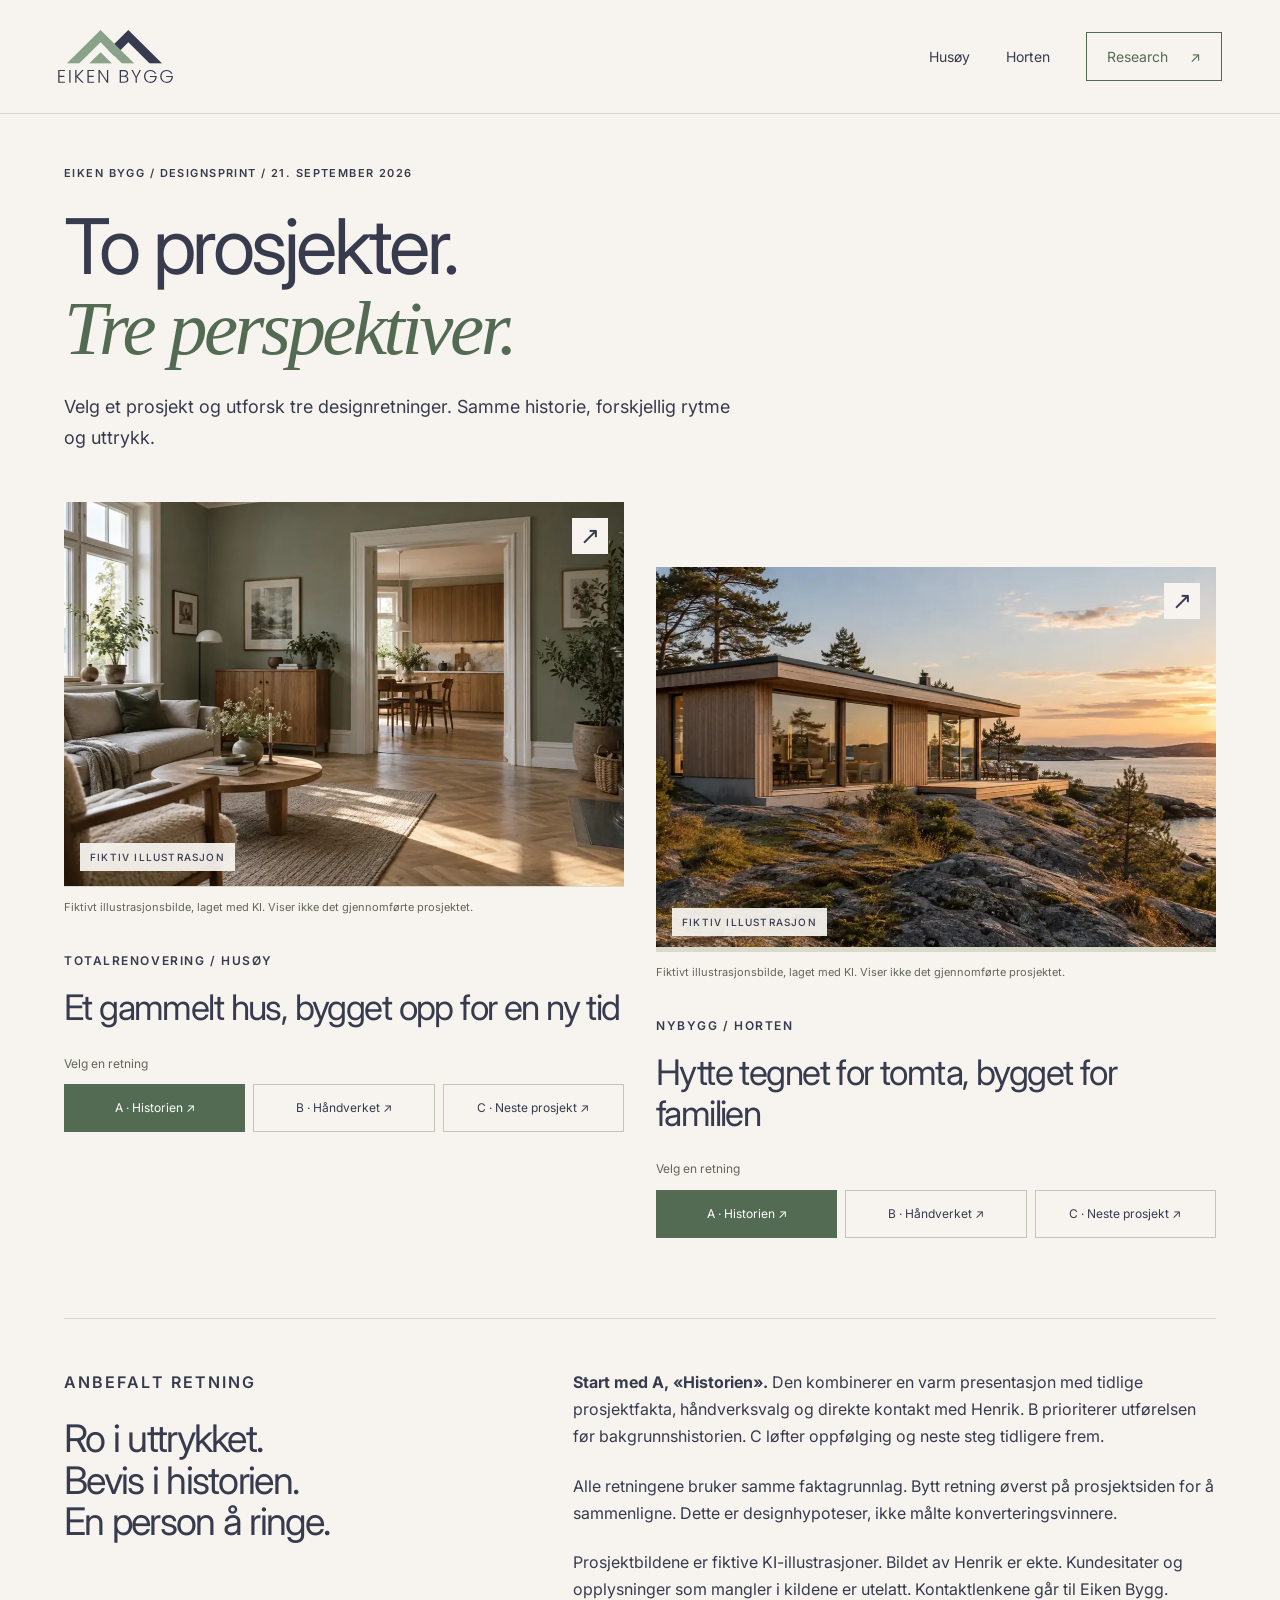
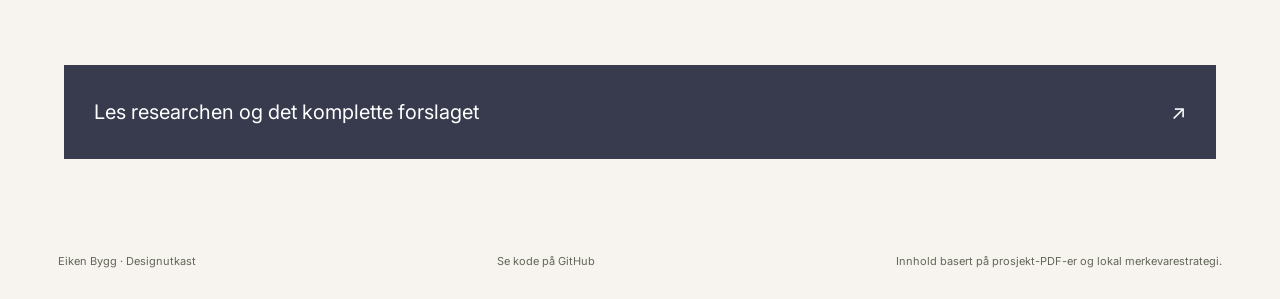
<file: index.html>
<!doctype html><html lang="nb"><head><meta charset="utf-8"><meta name="viewport" content="width=device-width,initial-scale=1"><meta name="robots" content="noindex,nofollow"><meta name="theme-color" content="#373b4d"><title>To prosjekter. Tre retninger. | Eiken Bygg</title><meta name="description" content="Designsprint med seks sammenlignbare HTML-utkast og kildebasert research."><link rel="icon" href="data:image/svg+xml,%3Csvg xmlns='http://www.w3.org/2000/svg' viewBox='0 0 40 40'%3E%3Crect width='40' height='40' fill='%23536853'/%3E%3Ctext x='9' y='29' font-family='Arial' font-size='28' fill='white'%3EE%3C/text%3E%3C/svg%3E"><link rel="preconnect" href="https://fonts.googleapis.com"><link rel="preconnect" href="https://fonts.gstatic.com" crossorigin><link rel="stylesheet" href="https://fonts.googleapis.com/css2?family=Inter:wght@400;500;600;700&display=swap"><link rel="stylesheet" href="style.912d8ab434.css"><meta property="og:type" content="website"><meta property="og:locale" content="nb_NO"><meta property="og:title" content="To prosjekter. Tre retninger. | Eiken Bygg"><meta property="og:description" content="Designsprint med seks sammenlignbare HTML-utkast og kildebasert research."><meta property="og:url" content="https://dabiel-94.github.io/eiken-bygg-prosjektcaser/index.html"></head><body class="sprint-page"><a class="skip" href="#main">Hopp til innhold</a><header class="site-header"><a class="brand" href="index.html" aria-label="Eiken Bygg, prosjektutkast"><img src="assets/eiken-logo.svg" alt="Eiken Bygg" width="115" height="65"></a><nav aria-label="Hovedmeny"><a href="husoy.html">Husøy</a><a href="horten.html">Horten</a><a class="nav-contact" href="research.html">Research <span aria-hidden="true">↗</span></a></nav></header><div class="reading-progress" aria-hidden="true"></div><main id="main" class="landing"><p class="eyebrow">Eiken Bygg / Designsprint / 21. september 2026</p><h1>To prosjekter.<br><em>Tre perspektiver.</em></h1><p class="intro">Velg et prosjekt og utforsk tre designretninger. Samme historie, forskjellig rytme og uttrykk.</p><div class="project-grid"><article class="project-card"><figure class="project-image fictional-image"><button class="image-frame" type="button" aria-label="Se illustrasjonsbildet større"><img src="assets/husoy-fictional.webp" alt="Fiktivt, KI-generert interiør i et eldre norsk hus med grønne vegger og eikegulv." width="1536" height="1024" loading="lazy"><span class="image-badge">FIKTIV ILLUSTRASJON</span><span class="image-expand" aria-hidden="true">↗</span></button><figcaption>Fiktivt illustrasjonsbilde, laget med KI. Viser ikke det gjennomførte prosjektet.</figcaption></figure><div class="card-body"><p class="eyebrow">Totalrenovering / Husøy</p><h2>Et gammelt hus, bygget opp for en ny tid</h2><p class="choose-direction">Velg en retning</p><div class="card-actions"><a href="husoy.html?retning=a">A · Historien ↗</a><a href="husoy.html?retning=b">B · Håndverket ↗</a><a href="husoy.html?retning=c">C · Neste prosjekt ↗</a></div></div></article><article class="project-card"><figure class="project-image fictional-image"><button class="image-frame" type="button" aria-label="Se illustrasjonsbildet større"><img src="assets/horten-fictional.webp" alt="Fiktiv, KI-generert familiehytte med trekledning ved en norsk fjord." width="1536" height="1024" loading="lazy"><span class="image-badge">FIKTIV ILLUSTRASJON</span><span class="image-expand" aria-hidden="true">↗</span></button><figcaption>Fiktivt illustrasjonsbilde, laget med KI. Viser ikke det gjennomførte prosjektet.</figcaption></figure><div class="card-body"><p class="eyebrow">Nybygg / Horten</p><h2>Hytte tegnet for tomta, bygget for familien</h2><p class="choose-direction">Velg en retning</p><div class="card-actions"><a href="horten.html?retning=a">A · Historien ↗</a><a href="horten.html?retning=b">B · Håndverket ↗</a><a href="horten.html?retning=c">C · Neste prosjekt ↗</a></div></div></article></div><section class="proposal"><div><p class="eyebrow">Anbefalt retning</p><h2>Ro i uttrykket.<br>Bevis i historien.<br>En person å ringe.</h2></div><div><p><strong>Start med A, «Historien».</strong> Den kombinerer en varm presentasjon med tidlige prosjektfakta, håndverksvalg og direkte kontakt med Henrik. B prioriterer utførelsen før bakgrunnshistorien. C løfter oppfølging og neste steg tidligere frem.</p><p>Alle retningene bruker samme faktagrunnlag. Bytt retning øverst på prosjektsiden for å sammenligne. Dette er designhypoteser, ikke målte konverteringsvinnere.</p><p>Prosjektbildene er fiktive KI-illustrasjoner. Bildet av Henrik er ekte. Kundesitater og opplysninger som mangler i kildene er utelatt. Kontaktlenkene går til Eiken Bygg.</p></div></section><a class="report-link" href="research.html"><span>Les researchen og det komplette forslaget</span><span aria-hidden="true">↗</span></a></main><footer><p>Eiken Bygg · Designutkast</p><a href="https://github.com/Dabiel-94/eiken-bygg-prosjektcaser">Se kode på GitHub</a><p>Innhold basert på prosjekt-PDF-er og lokal merkevarestrategi.</p></footer><script src="script.182d443a03.js"></script><dialog class="image-viewer" aria-label="Forstørret illustrasjonsbilde"><button class="viewer-close" type="button" aria-label="Lukk bildet">Lukk ×</button><img alt=""><p></p></dialog></body></html>
</file>
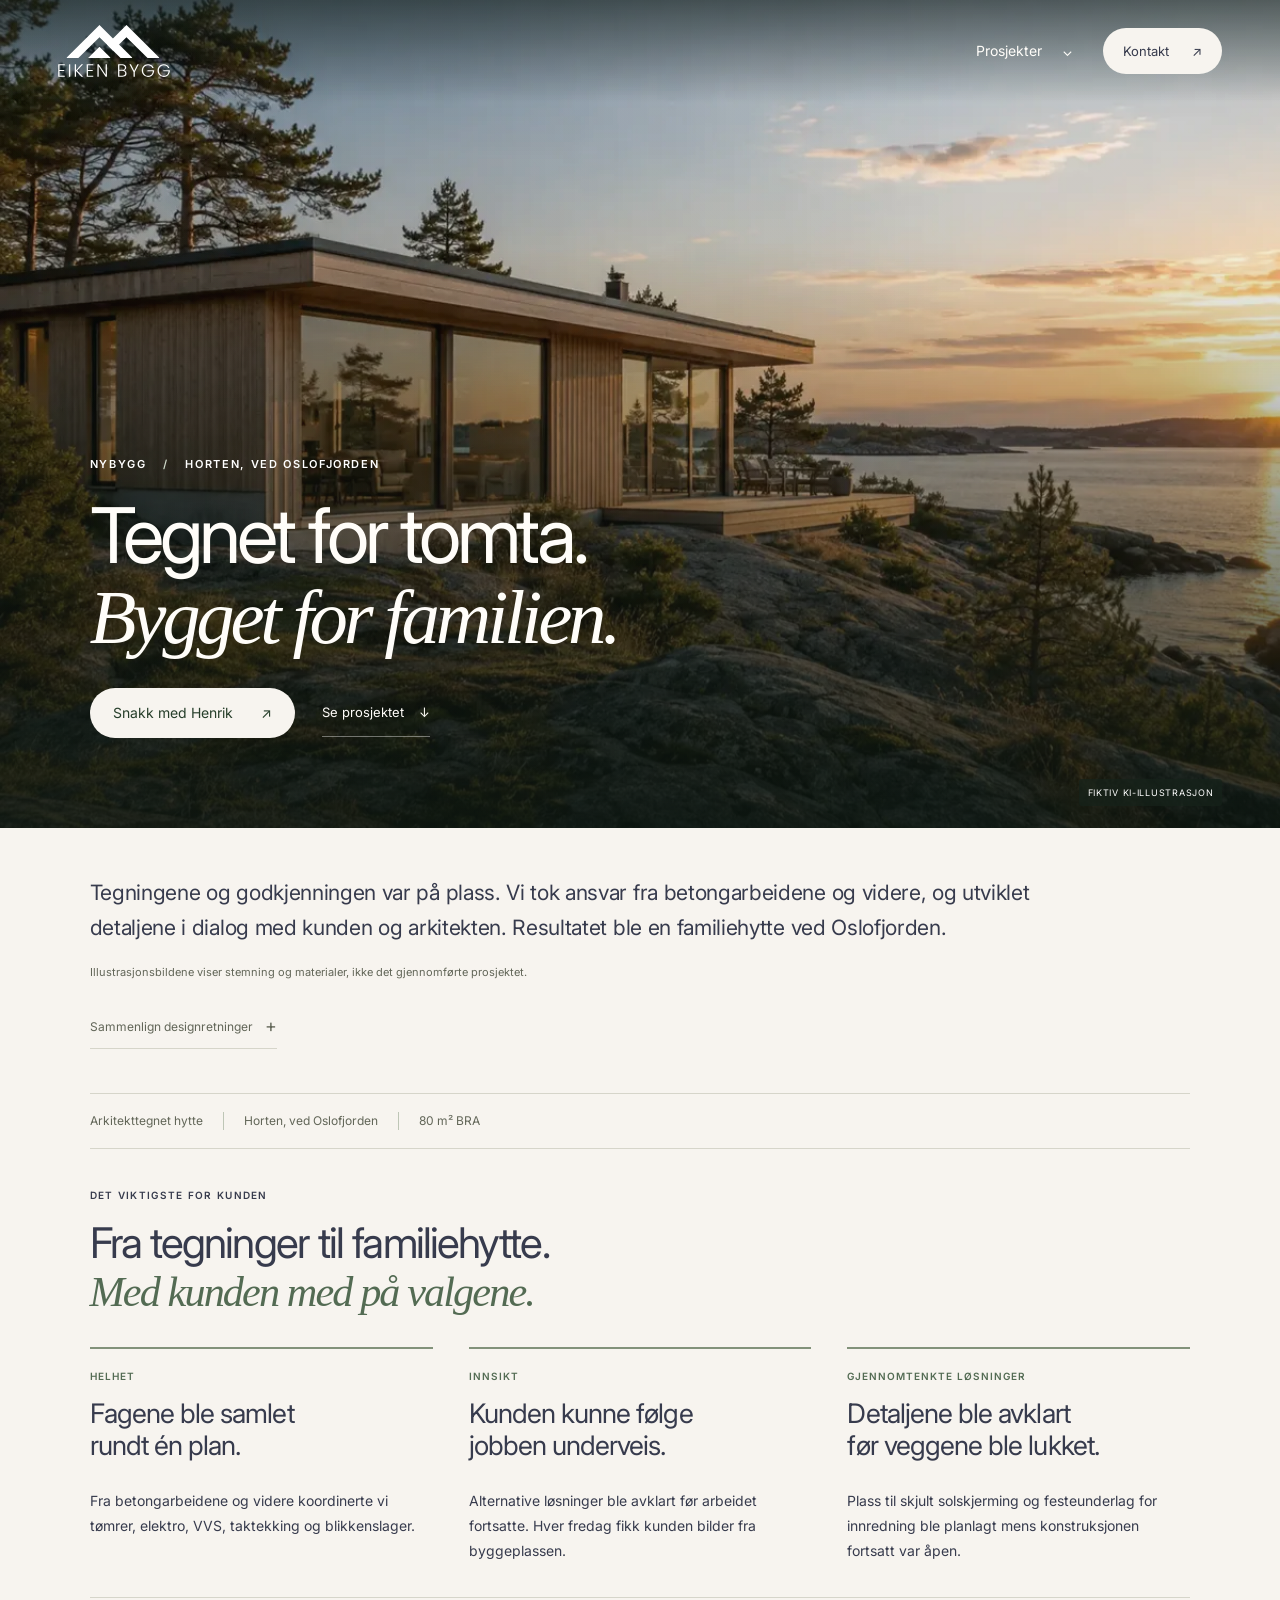
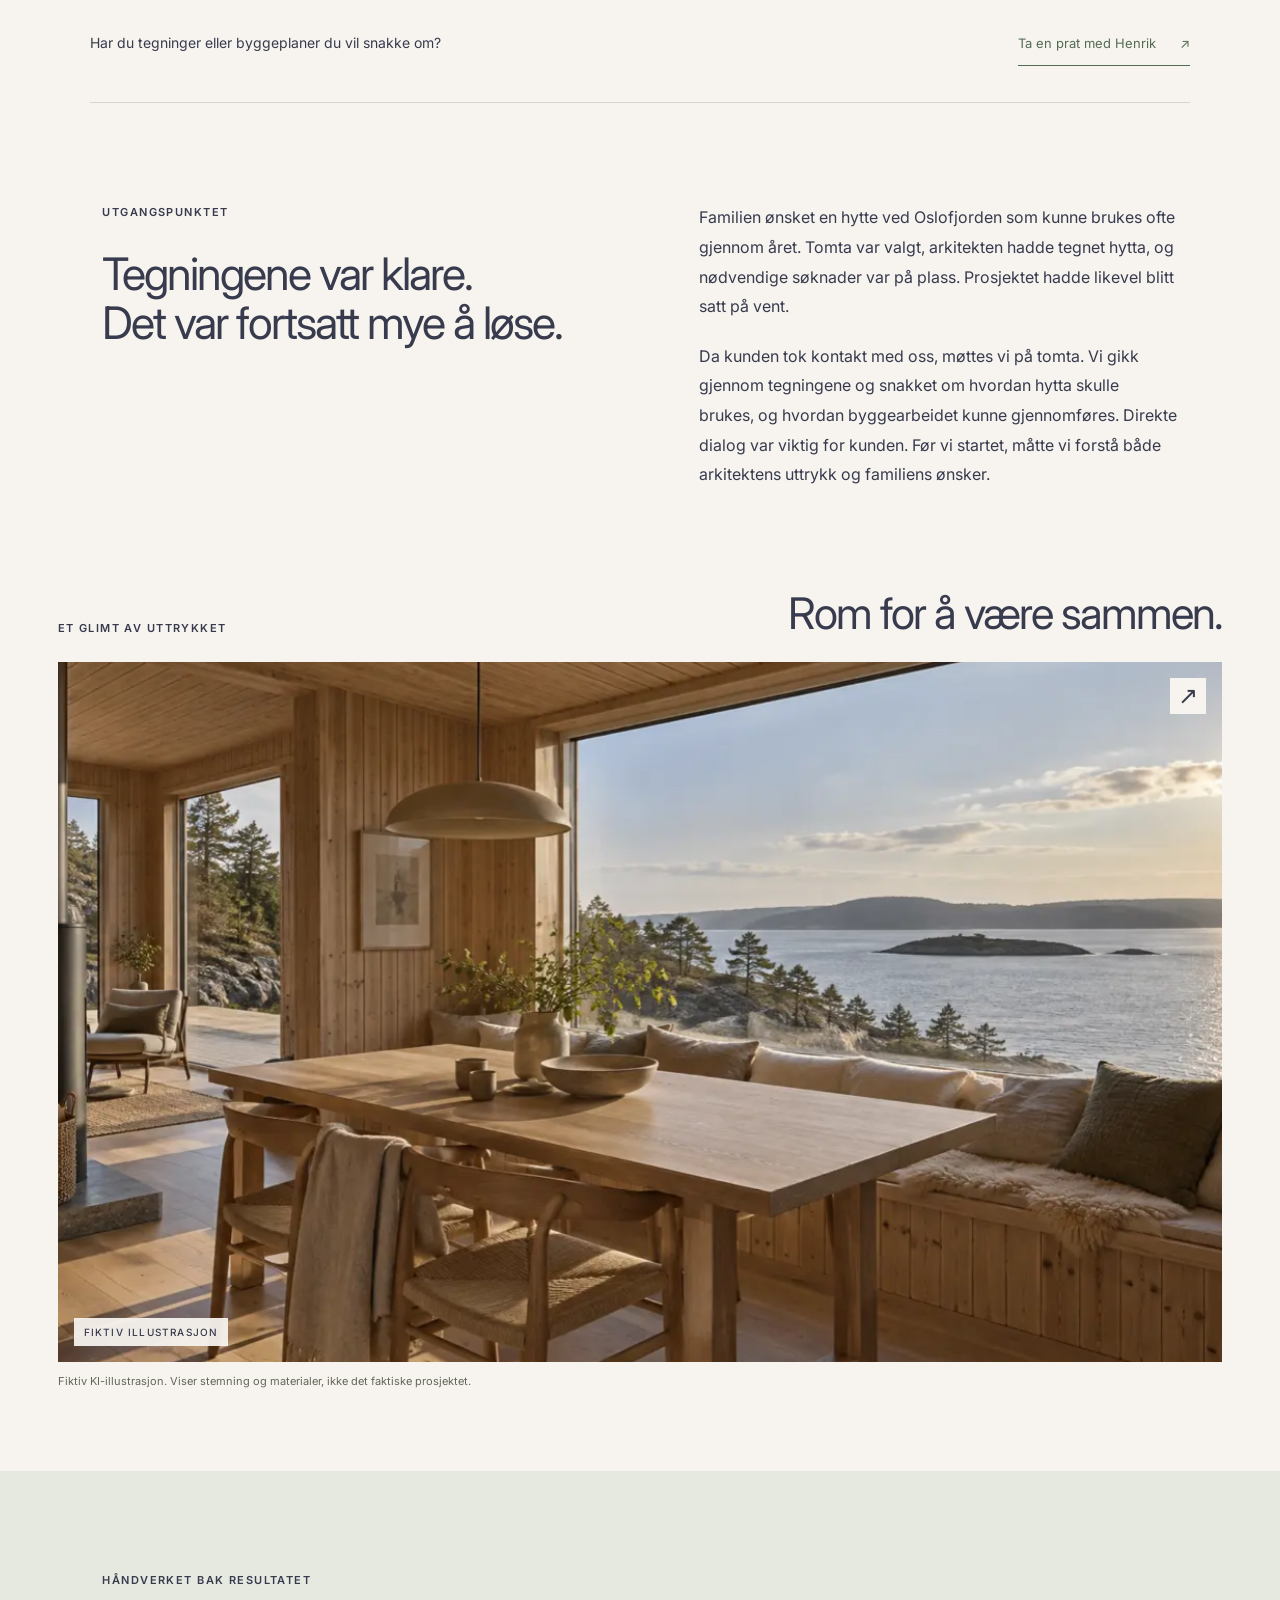
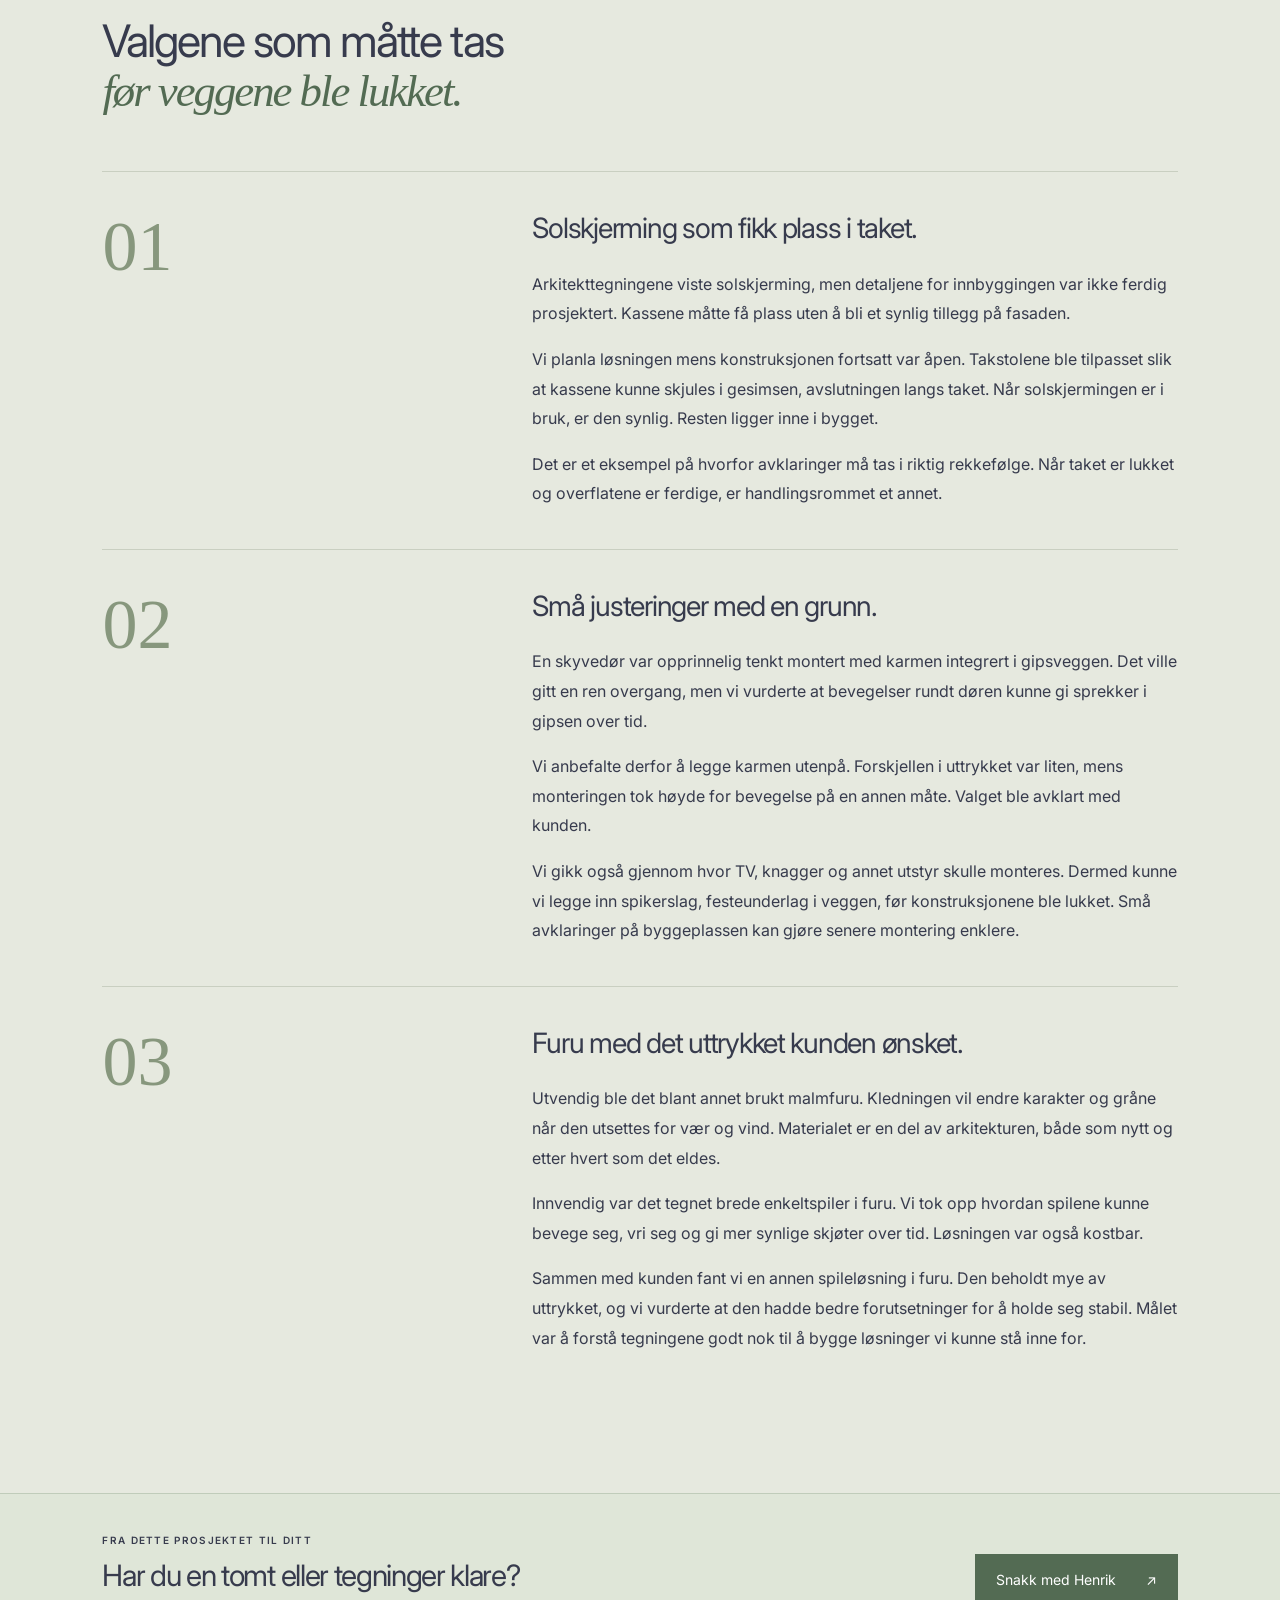
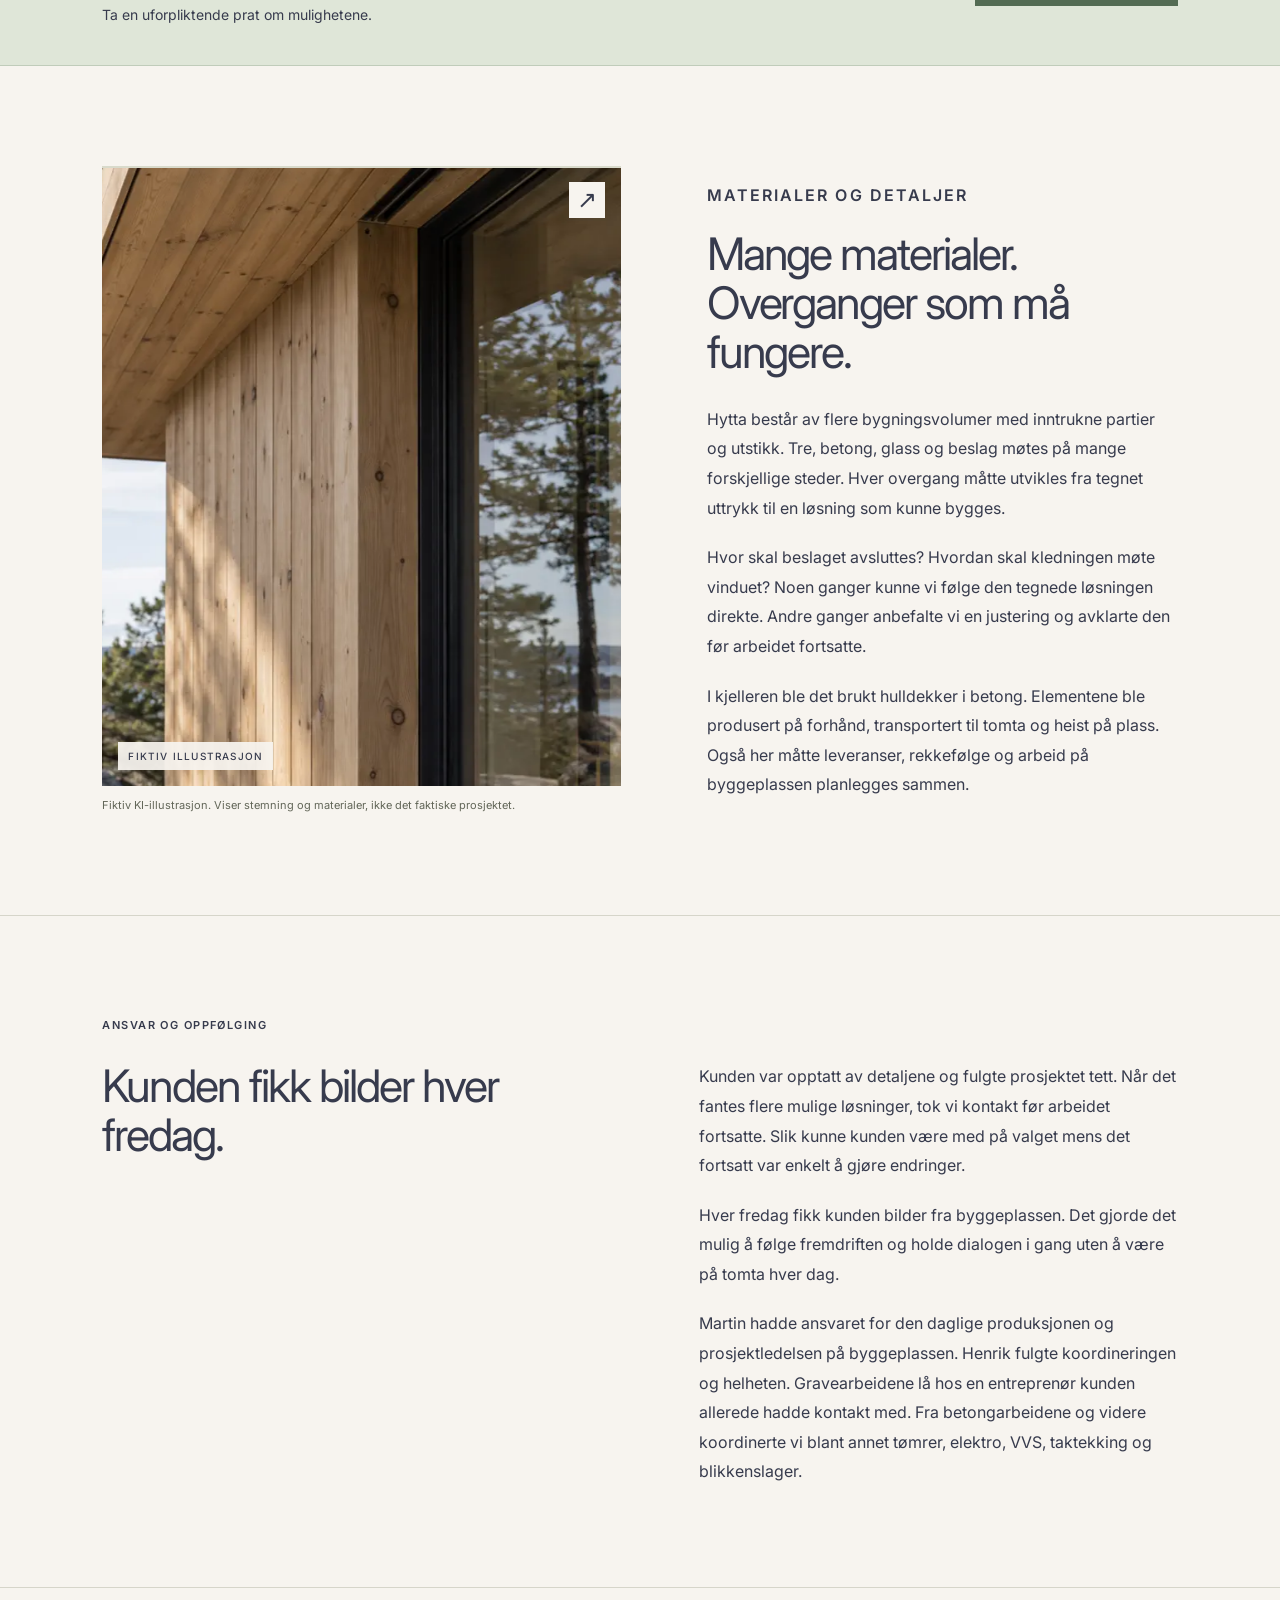
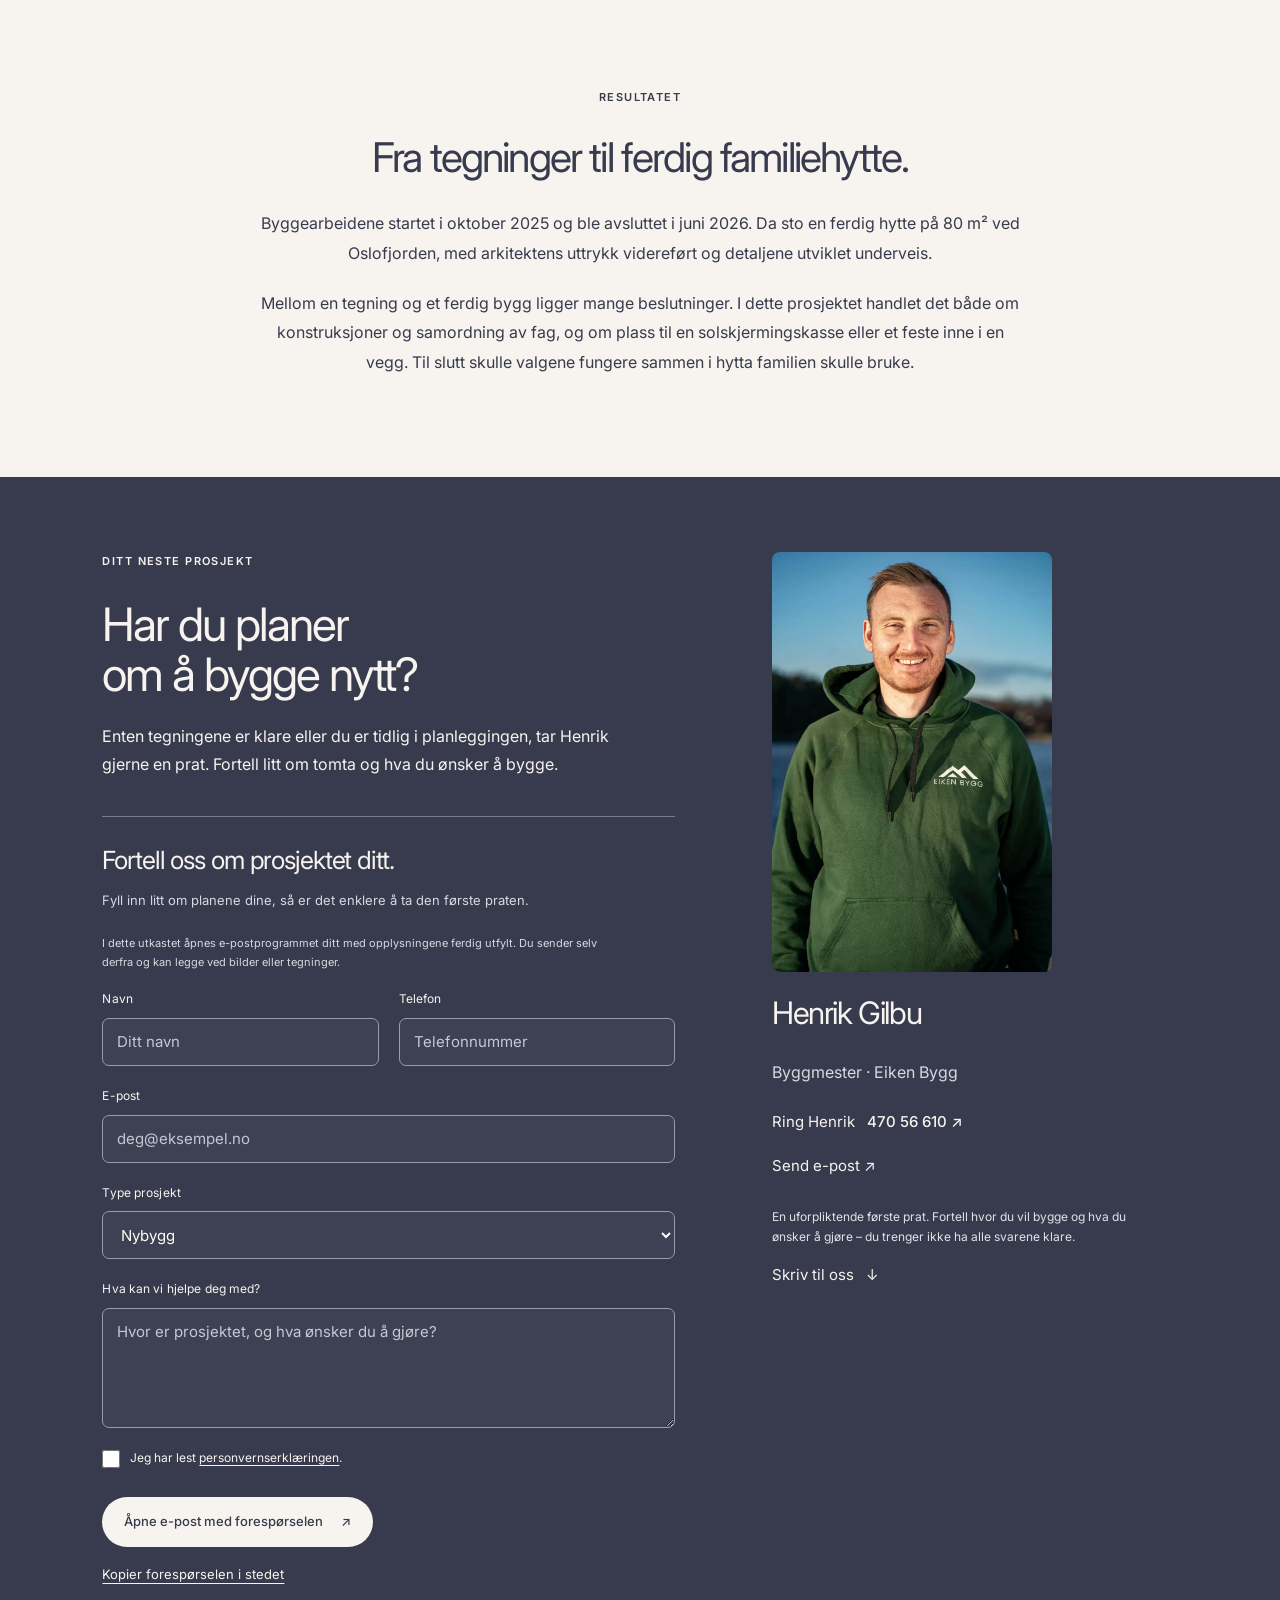
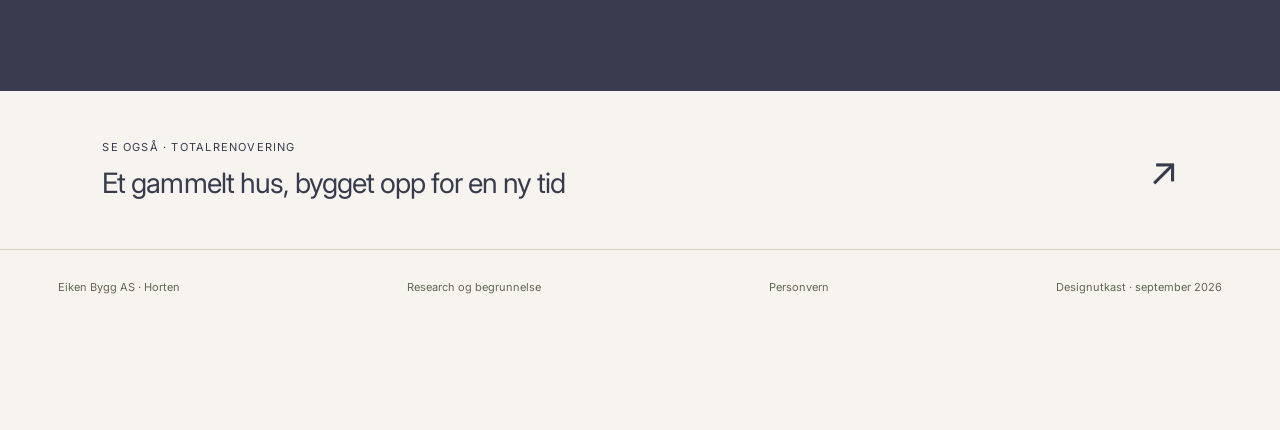
<file: horten.html>
<!doctype html><html lang="nb"><head><meta charset="utf-8"><meta name="viewport" content="width=device-width,initial-scale=1"><meta name="robots" content="noindex,nofollow"><meta name="theme-color" content="#373b4d"><title>Hytte tegnet for tomta, bygget for familien | Eiken Bygg</title><meta name="description" content="Tegningene og godkjenningen var på plass. Vi tok ansvar fra betongarbeidene og videre, og utviklet detaljene i dialog med kunden og arkitekten. Resultatet ble en familiehytte ved Oslofjorden."><link rel="icon" href="data:image/svg+xml,%3Csvg xmlns='http://www.w3.org/2000/svg' viewBox='0 0 40 40'%3E%3Crect width='40' height='40' fill='%23536853'/%3E%3Ctext x='9' y='29' font-family='Arial' font-size='28' fill='white'%3EE%3C/text%3E%3C/svg%3E"><link rel="preconnect" href="https://fonts.googleapis.com"><link rel="preconnect" href="https://fonts.gstatic.com" crossorigin><link rel="stylesheet" href="https://fonts.googleapis.com/css2?family=Inter:wght@400;500;600;700&display=swap"><link rel="stylesheet" href="style.912d8ab434.css"><meta property="og:type" content="website"><meta property="og:locale" content="nb_NO"><meta property="og:title" content="Hytte tegnet for tomta, bygget for familien | Eiken Bygg"><meta property="og:description" content="Tegningene og godkjenningen var på plass. Vi tok ansvar fra betongarbeidene og videre, og utviklet detaljene i dialog med kunden og arkitekten. Resultatet ble en familiehytte ved Oslofjorden."><meta property="og:url" content="https://dabiel-94.github.io/eiken-bygg-prosjektcaser/horten.html"><meta property="og:image" content="https://dabiel-94.github.io/eiken-bygg-prosjektcaser/assets/horten-fictional.webp"><meta property="og:image:alt" content="Fiktiv KI-illustrasjon. Viser ikke det faktiske prosjektet."><meta name="twitter:card" content="summary_large_image"></head><body class="direction-a" data-project="horten"><a class="skip" href="#main">Hopp til innhold</a><header class="site-header immersive-header"><a class="brand" href="index.html" aria-label="Eiken Bygg, prosjektutkast"><img src="assets/eiken-logo.svg" alt="Eiken Bygg" width="115" height="65"></a><nav aria-label="Hovedmeny"><details class="project-menu"><summary>Prosjekter <span aria-hidden="true">⌄</span></summary><div><a href="husoy.html">Husøy · Totalrenovering</a><a href="horten.html">Horten · Nybygg</a><a href="index.html">Alle designutkast</a></div></details><a class="header-contact" href="#henrik">Kontakt <span aria-hidden="true">↗</span></a></nav></header><div class="reading-progress" aria-hidden="true"></div><main id="main"><section class="hero immersive-hero" aria-labelledby="project-title"><figure class="hero-media"><img src="assets/horten-fictional.webp" alt="Fiktiv, KI-generert familiehytte med trekledning ved en norsk fjord." width="1200" height="800" fetchpriority="high"></figure><div class="hero-shade" aria-hidden="true"></div><div class="hero-copy"><p class="eyebrow">Nybygg <span> / </span> Horten, ved Oslofjorden</p><h1 id="project-title" data-a="Tegnet for tomta.<br><em>Bygget for familien.</em>" data-b="Arkitekttegnet<br><em>hytte i Horten.</em>" data-c="Fra tegninger<br><em>til familiehytte.</em>">Tegnet for tomta.<br><em>Bygget for familien.</em></h1><div class="hero-actions"><a class="hero-contact" href="#henrik">Snakk med Henrik <span aria-hidden="true">↗</span></a><a class="hero-explore" href="#prosjektstart">Se prosjektet <span aria-hidden="true">↓</span></a></div></div><span class="hero-image-note">Fiktiv KI-illustrasjon</span></section><div class="hero-lead" id="prosjektstart"><p>Tegningene og godkjenningen var på plass. Vi tok ansvar fra betongarbeidene og videre, og utviklet detaljene i dialog med kunden og arkitekten. Resultatet ble en familiehytte ved Oslofjorden.</p><small>Illustrasjonsbildene viser stemning og materialer, ikke det gjennomførte prosjektet.</small><details class="design-review"><summary>Sammenlign designretninger</summary><aside class="review-bar" aria-label="Designretning"><a href="index.html">← Designsprint</a><span>Se samme prosjekt i:</span><nav aria-label="Velg designretning"><a data-variant="a" href="?retning=a">A · Historien</a><a data-variant="b" href="?retning=b">B · Håndverket</a><a data-variant="c" href="?retning=c">C · Neste prosjekt</a></nav><button class="share-button" type="button">Kopier lenke ↗</button><span class="share-status" role="status" aria-live="polite"></span><span class="draft">UTKAST</span></aside></details></div><section class="customer-value" aria-labelledby="facts-title"><ul class="value-facts" aria-label="Kort om prosjektet"><li>Arkitekttegnet hytte</li><li>Horten, ved Oslofjorden</li><li>80 m² BRA</li></ul><div class="value-heading"><p class="eyebrow">Det viktigste for kunden</p><h2 id="facts-title">Fra tegninger til familiehytte.<br><em>Med kunden med på valgene.</em></h2></div><div class="value-grid"><article class="value-card"><p class="value-label">Helhet</p><h3>Fagene ble samlet rundt én plan.</h3><p class="value-evidence">Fra betongarbeidene og videre koordinerte vi tømrer, elektro, VVS, taktekking og blikkenslager.</p></article><article class="value-card"><p class="value-label">Innsikt</p><h3>Kunden kunne følge jobben underveis.</h3><p class="value-evidence">Alternative løsninger ble avklart før arbeidet fortsatte. Hver fredag fikk kunden bilder fra byggeplassen.</p></article><article class="value-card"><p class="value-label">Gjennomtenkte løsninger</p><h3>Detaljene ble avklart før veggene ble lukket.</h3><p class="value-evidence">Plass til skjult solskjerming og festeunderlag for innredning ble planlagt mens konstruksjonen fortsatt var åpen.</p></article></div><div class="value-next"><p>Har du tegninger eller byggeplaner du vil snakke om?</p><a href="#henrik">Ta en prat med Henrik <span aria-hidden="true">↗</span></a></div></section><section class="story-intro section" id="historien"><div><p class="eyebrow">Utgangspunktet</p><h2>Tegningene var klare.<br>Det var fortsatt mye å løse.</h2></div><div class="prose"><p>Familien ønsket en hytte ved Oslofjorden som kunne brukes ofte gjennom året. Tomta var valgt, arkitekten hadde tegnet hytta, og nødvendige søknader var på plass. Prosjektet hadde likevel blitt satt på vent.</p><p>Da kunden tok kontakt med oss, møttes vi på tomta. Vi gikk gjennom tegningene og snakket om hvordan hytta skulle brukes, og hvordan byggearbeidet kunne gjennomføres. Direkte dialog var viktig for kunden. Før vi startet, måtte vi forstå både arkitektens uttrykk og familiens ønsker.</p></div></section><section class="photo-interlude" aria-label="Illustrert stemning"><div class="photo-heading"><p class="eyebrow">Et glimt av uttrykket</p><h2>Rom for å være sammen.</h2></div><figure class="project-image fictional-image"><button class="image-frame" type="button" aria-label="Se illustrasjonsbildet større"><img src="assets/horten-interior.webp" alt="Fiktiv KI-illustrasjon: familiehytte med furupanel og utsikt mot fjorden." width="1200" height="800" loading="lazy"><span class="image-badge">FIKTIV ILLUSTRASJON</span><span class="image-expand" aria-hidden="true">↗</span></button><figcaption>Fiktiv KI-illustrasjon. Viser stemning og materialer, ikke det faktiske prosjektet.</figcaption></figure></section><section class="work section" id="arbeidet"><div class="section-heading"><p class="eyebrow">Håndverket bak resultatet</p><h2>Valgene som måtte tas<br><em>før veggene ble lukket.</em></h2></div><article class="chapter"><div class="chapter-number">01</div><div><h3>Solskjerming som fikk plass i taket.</h3><p>Arkitekttegningene viste solskjerming, men detaljene for innbyggingen var ikke ferdig prosjektert. Kassene måtte få plass uten å bli et synlig tillegg på fasaden.</p><p>Vi planla løsningen mens konstruksjonen fortsatt var åpen. Takstolene ble tilpasset slik at kassene kunne skjules i gesimsen, avslutningen langs taket. Når solskjermingen er i bruk, er den synlig. Resten ligger inne i bygget.</p><p>Det er et eksempel på hvorfor avklaringer må tas i riktig rekkefølge. Når taket er lukket og overflatene er ferdige, er handlingsrommet et annet.</p></div></article><article class="chapter"><div class="chapter-number">02</div><div><h3>Små justeringer med en grunn.</h3><p>En skyvedør var opprinnelig tenkt montert med karmen integrert i gipsveggen. Det ville gitt en ren overgang, men vi vurderte at bevegelser rundt døren kunne gi sprekker i gipsen over tid.</p><p>Vi anbefalte derfor å legge karmen utenpå. Forskjellen i uttrykket var liten, mens monteringen tok høyde for bevegelse på en annen måte. Valget ble avklart med kunden.</p><p>Vi gikk også gjennom hvor TV, knagger og annet utstyr skulle monteres. Dermed kunne vi legge inn spikerslag, festeunderlag i veggen, før konstruksjonene ble lukket. Små avklaringer på byggeplassen kan gjøre senere montering enklere.</p></div></article><article class="chapter"><div class="chapter-number">03</div><div><h3>Furu med det uttrykket kunden ønsket.</h3><p>Utvendig ble det blant annet brukt malmfuru. Kledningen vil endre karakter og gråne når den utsettes for vær og vind. Materialet er en del av arkitekturen, både som nytt og etter hvert som det eldes.</p><p>Innvendig var det tegnet brede enkeltspiler i furu. Vi tok opp hvordan spilene kunne bevege seg, vri seg og gi mer synlige skjøter over tid. Løsningen var også kostbar.</p><p>Sammen med kunden fant vi en annen spileløsning i furu. Den beholdt mye av uttrykket, og vi vurderte at den hadde bedre forutsetninger for å holde seg stabil. Målet var å forstå tegningene godt nok til å bygge løsninger vi kunne stå inne for.</p></div></article></section><aside class="mid-contact"><div><p class="eyebrow">Fra dette prosjektet til ditt</p><h2>Har du en tomt eller tegninger klare?</h2><p>Ta en uforpliktende prat om mulighetene.</p></div><a class="button" href="#henrik">Snakk med Henrik <span aria-hidden="true">↗</span></a></aside><section class="detail section"><figure class="project-image fictional-image"><button class="image-frame" type="button" aria-label="Se illustrasjonsbildet større"><img src="assets/horten-facade.webp" alt="Fiktiv KI-illustrasjon: overgangen mellom trekledning, vindu og takutspring." width="1200" height="800" loading="lazy"><span class="image-badge">FIKTIV ILLUSTRASJON</span><span class="image-expand" aria-hidden="true">↗</span></button><figcaption>Fiktiv KI-illustrasjon. Viser stemning og materialer, ikke det faktiske prosjektet.</figcaption></figure><div class="prose"><p class="eyebrow">Materialer og detaljer</p><h2>Mange materialer.<br>Overganger som må fungere.</h2><p>Hytta består av flere bygningsvolumer med inntrukne partier og utstikk. Tre, betong, glass og beslag møtes på mange forskjellige steder. Hver overgang måtte utvikles fra tegnet uttrykk til en løsning som kunne bygges.</p><p>Hvor skal beslaget avsluttes? Hvordan skal kledningen møte vinduet? Noen ganger kunne vi følge den tegnede løsningen direkte. Andre ganger anbefalte vi en justering og avklarte den før arbeidet fortsatte.</p><p>I kjelleren ble det brukt hulldekker i betong. Elementene ble produsert på forhånd, transportert til tomta og heist på plass. Også her måtte leveranser, rekkefølge og arbeid på byggeplassen planlegges sammen.</p></div></section><section class="process section" id="oppfolging"><p class="eyebrow">Ansvar og oppfølging</p><div class="process-inner"><h2>Kunden fikk bilder hver fredag.</h2><div class="prose"><p>Kunden var opptatt av detaljene og fulgte prosjektet tett. Når det fantes flere mulige løsninger, tok vi kontakt før arbeidet fortsatte. Slik kunne kunden være med på valget mens det fortsatt var enkelt å gjøre endringer.</p><p>Hver fredag fikk kunden bilder fra byggeplassen. Det gjorde det mulig å følge fremdriften og holde dialogen i gang uten å være på tomta hver dag.</p><p>Martin hadde ansvaret for den daglige produksjonen og prosjektledelsen på byggeplassen. Henrik fulgte koordineringen og helheten. Gravearbeidene lå hos en entreprenør kunden allerede hadde kontakt med. Fra betongarbeidene og videre koordinerte vi blant annet tømrer, elektro, VVS, taktekking og blikkenslager.</p></div></div></section><section class="result section" id="resultatet"><p class="eyebrow">Resultatet</p><h2>Fra tegninger til ferdig familiehytte.</h2><div class="prose"><p>Byggearbeidene startet i oktober 2025 og ble avsluttet i juni 2026. Da sto en ferdig hytte på 80 m² ved Oslofjorden, med arkitektens uttrykk videreført og detaljene utviklet underveis.</p><p>Mellom en tegning og et ferdig bygg ligger mange beslutninger. I dette prosjektet handlet det både om konstruksjoner og samordning av fag, og om plass til en solskjermingskasse eller et feste inne i en vegg. Til slutt skulle valgene fungere sammen i hytta familien skulle bruke.</p></div></section><section class="contact section" id="kontakt"><div class="contact-intro"><p class="eyebrow">Ditt neste prosjekt</p><h2>Har du planer<br>om å bygge nytt?</h2><p>Enten tegningene er klare eller du er tidlig i planleggingen, tar Henrik gjerne en prat. Fortell litt om tomta og hva du ønsker å bygge.</p></div><div class="contact-person" id="henrik" tabindex="-1"><figure class="henrik-photo"><img src="assets/henrik-eiken.webp" alt="Henrik Gilbu, byggmester i Eiken Bygg." width="1000" height="1500" loading="lazy"><figcaption>Henrik Gilbu · Byggmester i Eiken Bygg</figcaption></figure><h3>Henrik Gilbu</h3><p>Byggmester · Eiken Bygg</p><a class="contact-text-link contact-phone" data-contact="phone" href="tel:+4747056610">Ring Henrik <span>470 56 610 ↗</span></a><a class="contact-text-link contact-mail" data-contact="email" href="mailto:post@eiken-bygg.no?subject=Sp%C3%B8rsm%C3%A5l%20om%20nybygg&amp;body=Hei%20Henrik%21%0A%0AJeg%20vurderer%20et%20byggeprosjekt%20og%20%C3%B8nsker%20en%20prat.%0A%0ASted%3A%0ADette%20%C3%B8nsker%20jeg%20%C3%A5%20gj%C3%B8re%3A%0A%C3%98nsket%20tidspunkt%3A%0ATelefon%3A%0A%0AHilsen%0A">Send e-post ↗</a><p class="contact-note">En uforpliktende første prat. Fortell hvor du vil bygge og hva du ønsker å gjøre – du trenger ikke ha alle svarene klare.</p><a class="contact-text-link form-jump" href="#prosjektskjema">Skriv til oss <span aria-hidden="true">↓</span></a></div><form method="post" class="project-form" id="prosjektskjema" aria-labelledby="form-title"><h3 id="form-title">Fortell oss om prosjektet ditt.</h3><p class="form-intro">Fyll inn litt om planene dine, så er det enklere å ta den første praten.</p><p class="form-note" id="form-note">I dette utkastet åpnes e-postprogrammet ditt med opplysningene ferdig utfylt. Du sender selv derfra og kan legge ved bilder eller tegninger.</p><fieldset class="form-fields" disabled aria-label="Opplysninger om prosjektet"><div class="form-grid"><label>Navn<input name="name" autocomplete="name" required maxlength="100" placeholder="Ditt navn"></label><label>Telefon<input name="phone" type="tel" autocomplete="tel" required maxlength="30" placeholder="Telefonnummer"></label><label class="full-field">E-post<input name="email" type="email" autocomplete="email" required maxlength="200" placeholder="deg@eksempel.no"></label><label class="full-field">Type prosjekt<select name="project"><option>Nybygg</option><option>Renovering</option><option>Tilbygg</option><option>Fasade</option><option>Annet</option></select></label><label class="full-field">Hva kan vi hjelpe deg med?<textarea name="message" rows="4" maxlength="1800" required placeholder="Hvor er prosjektet, og hva ønsker du å gjøre?"></textarea></label></div><label class="form-consent"><input type="checkbox" required><span>Jeg har lest <a href="https://eiken-bygg.no/personvern/" target="_blank" rel="noopener">personvernserklæringen</a>.</span></label><button class="form-submit" type="submit" aria-describedby="form-note">Åpne e-post med forespørselen <span aria-hidden="true">↗</span></button><button class="form-copy" type="button">Kopier forespørselen i stedet</button><div class="copy-fallback" hidden><label for="copy-text">Kopier teksten og lim den inn i en e-post til post@eiken-bygg.no</label><textarea id="copy-text" rows="8" readonly></textarea></div><p class="form-status" role="status" aria-live="polite"></p></fieldset><noscript><p>Bruk telefon eller e-postlenken ved Henrik for å kontakte oss.</p></noscript></form></section><a class="next-project" href="husoy.html"><span><small>Se også · Totalrenovering</small><strong>Et gammelt hus, bygget opp for en ny tid</strong></span><span aria-hidden="true">↗</span></a><a class="floating-contact" href="#henrik" aria-label="Kontakt Henrik – gå til kontaktinformasjon"><img src="assets/henrik-eiken.webp" alt="" width="48" height="48"><span><small>Ditt neste prosjekt?</small><strong>Kontakt Henrik</strong></span><span class="contact-arrow" aria-hidden="true">↗</span></a></main><footer><p>Eiken Bygg AS · Horten</p><a href="research.html">Research og begrunnelse</a><a href="https://eiken-bygg.no/personvern/">Personvern</a><p>Designutkast · september 2026</p></footer><script src="script.182d443a03.js"></script><dialog class="image-viewer" aria-label="Forstørret illustrasjonsbilde"><div class="gallery-controls"><button class="gallery-prev" type="button" aria-label="Forrige bilde">←</button><span class="gallery-count" aria-live="polite"></span><button class="gallery-next" type="button" aria-label="Neste bilde">→</button></div><button class="viewer-close" type="button" aria-label="Lukk bildet">Lukk ×</button><img alt=""><p></p></dialog></body></html>
</file>
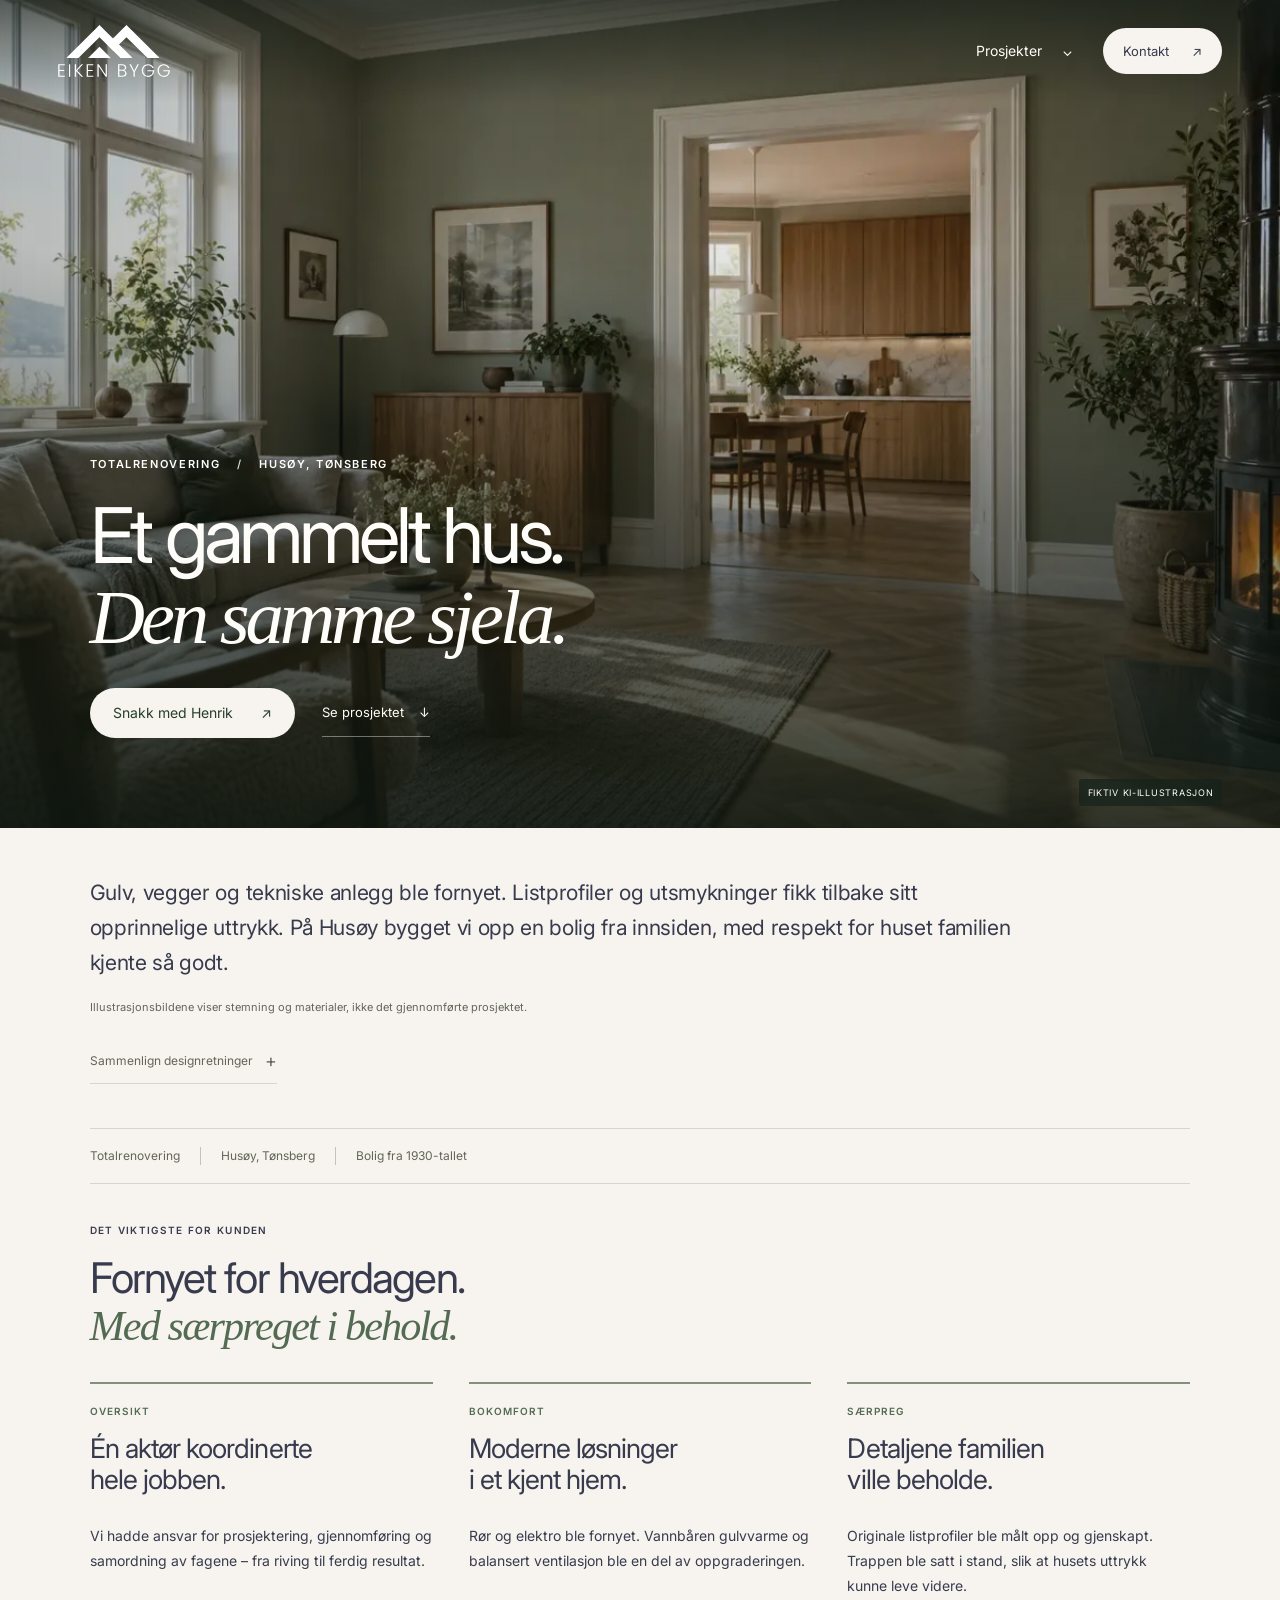
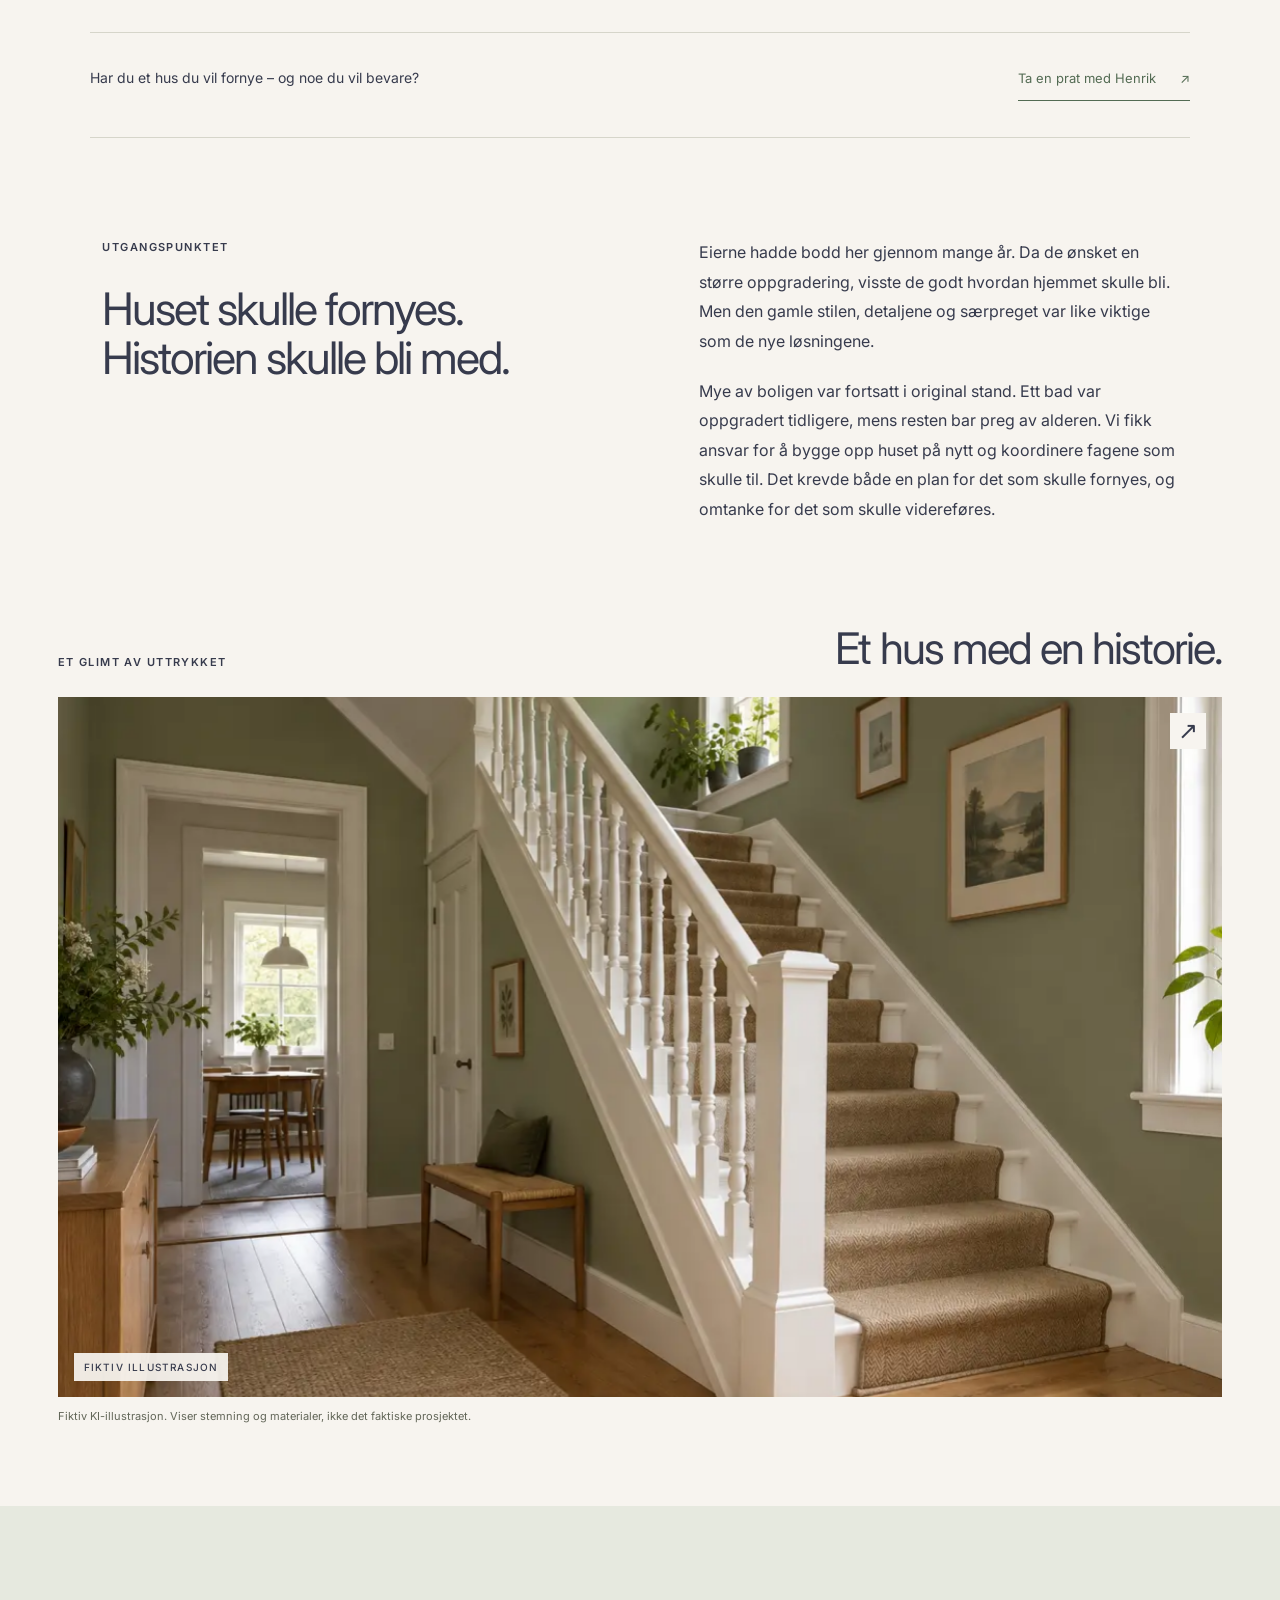
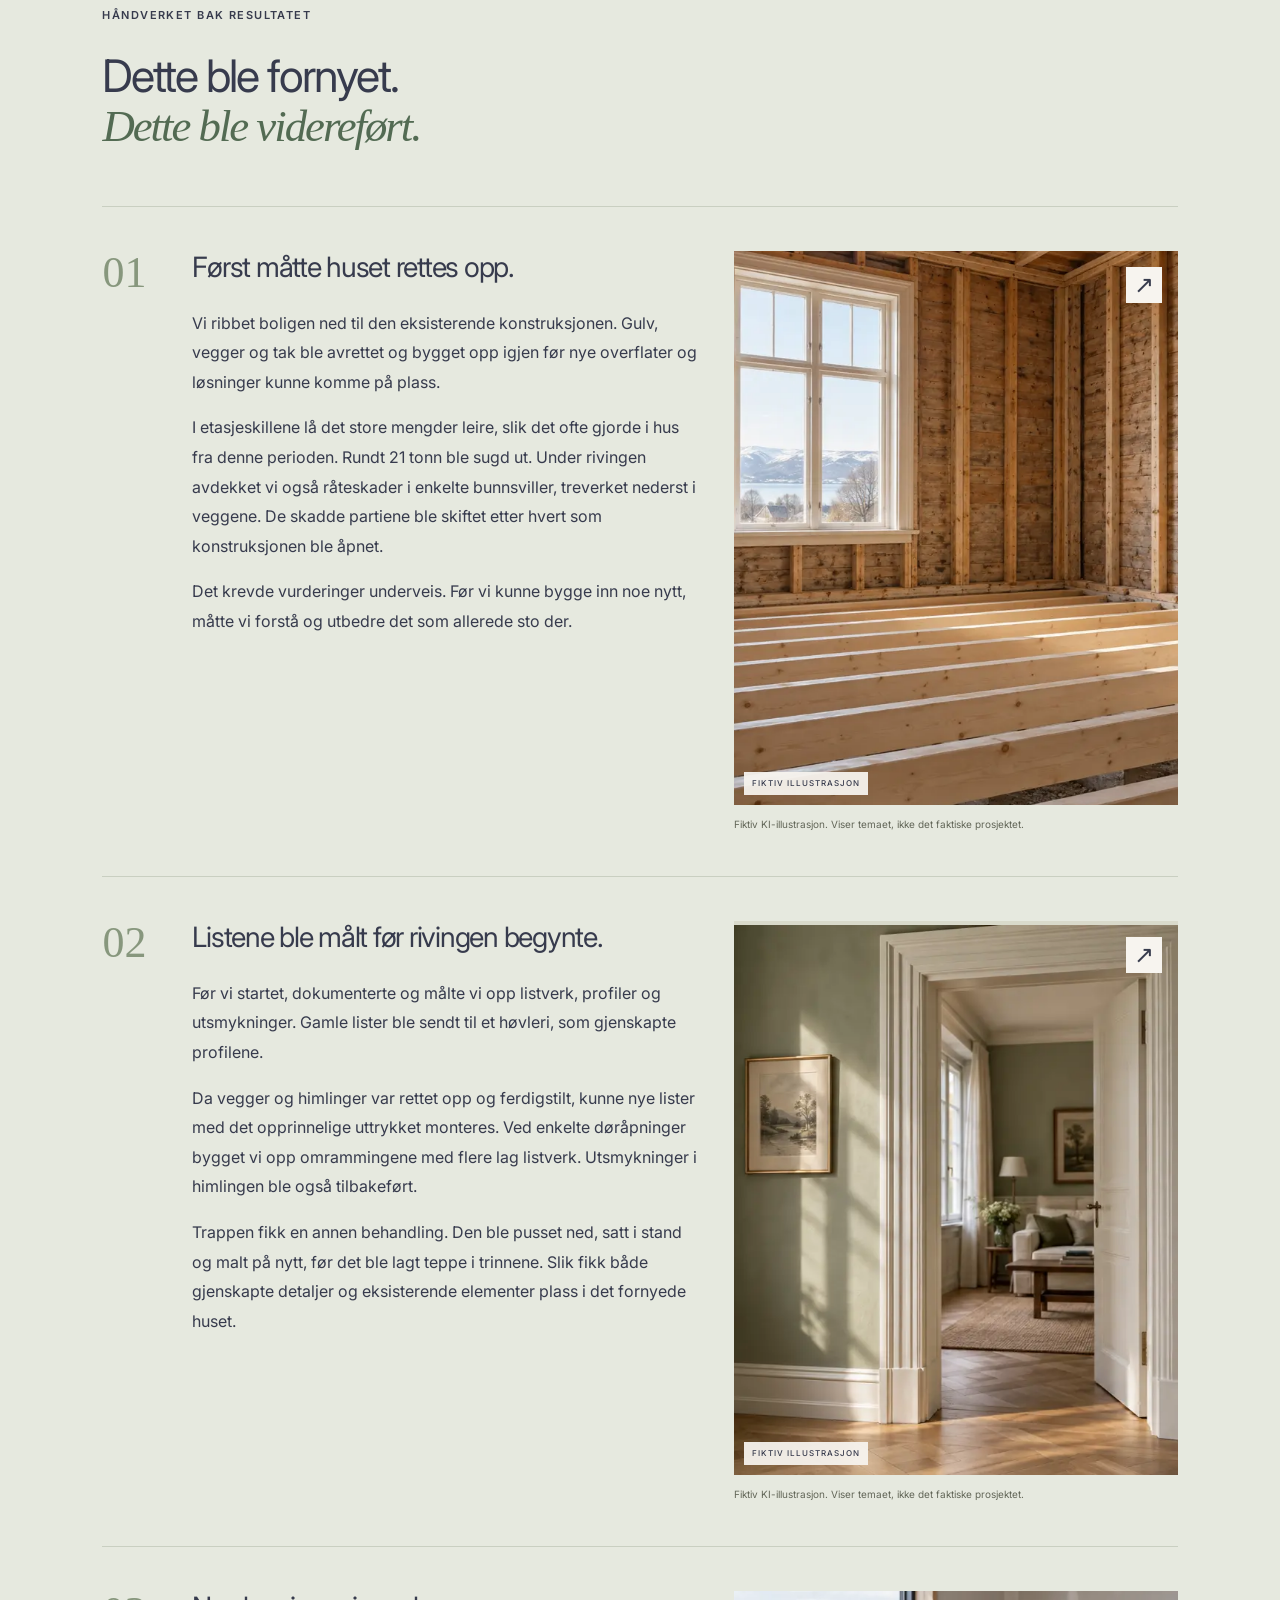
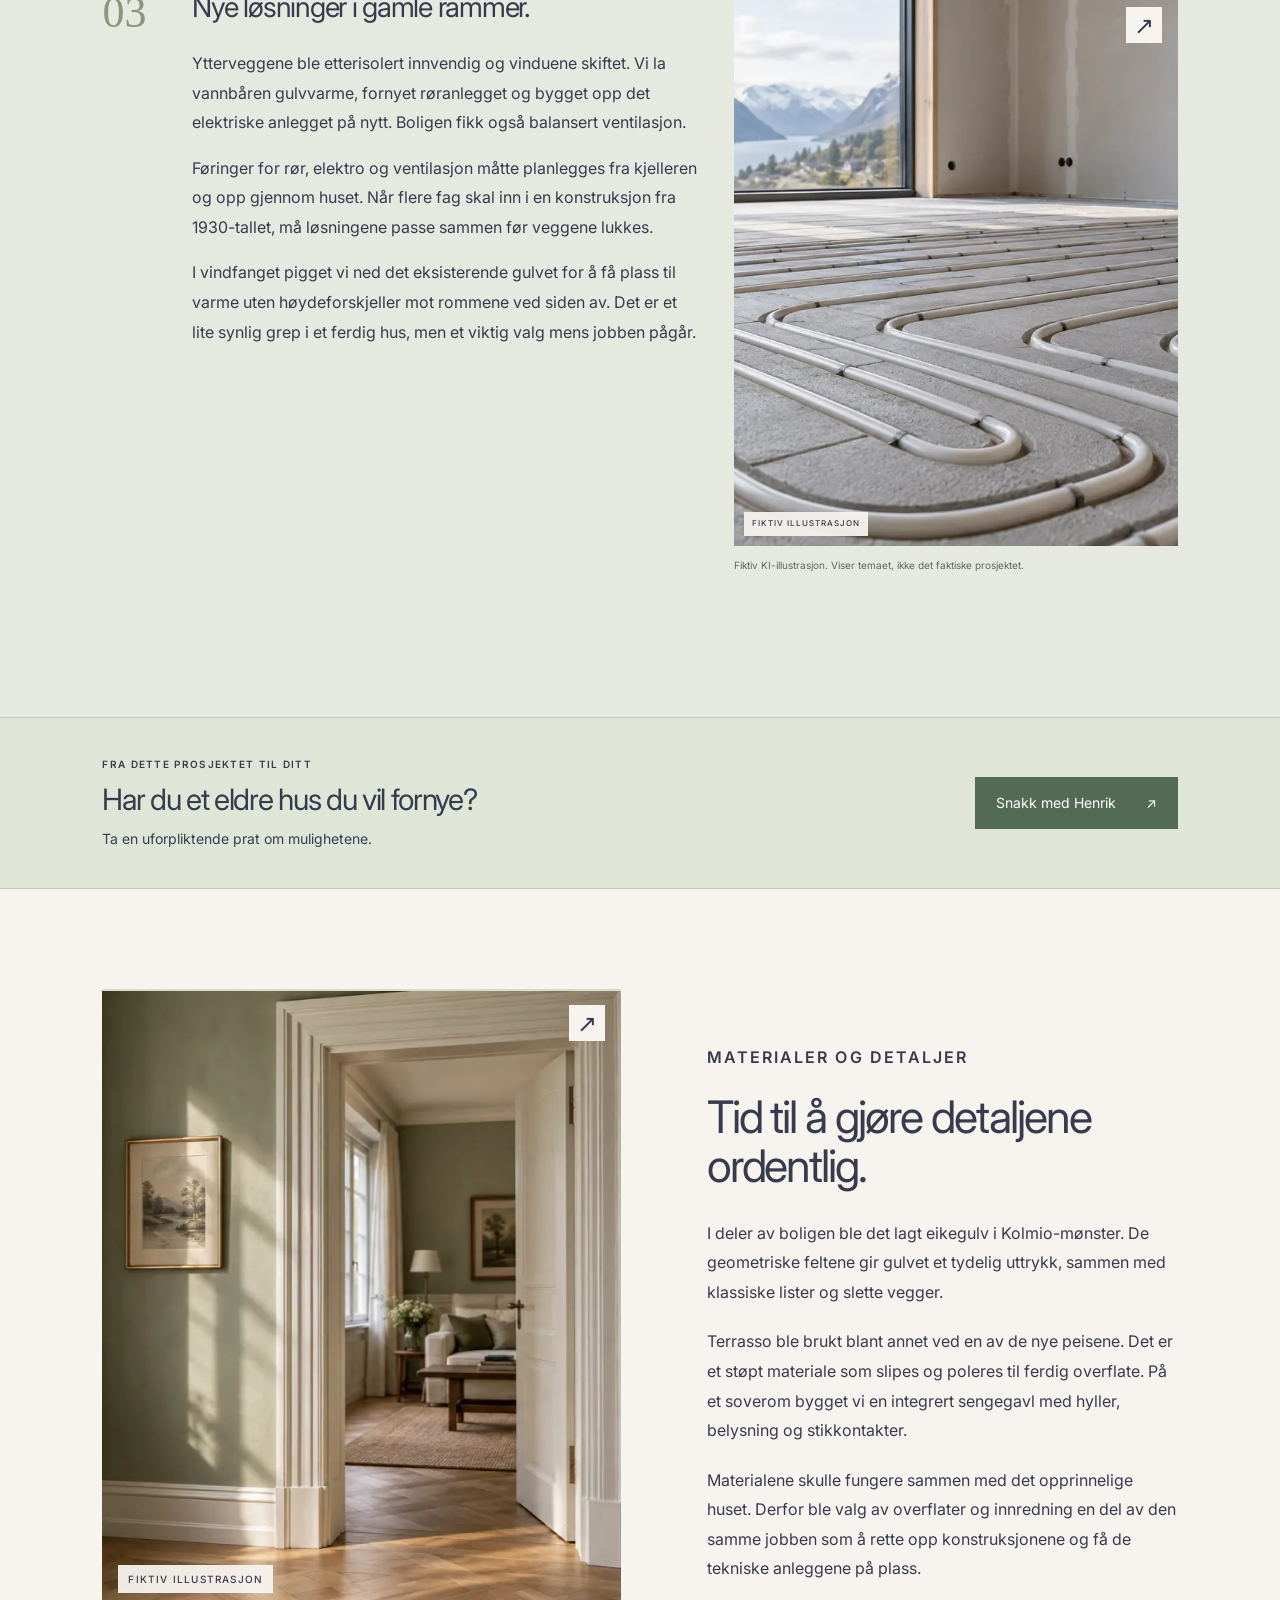
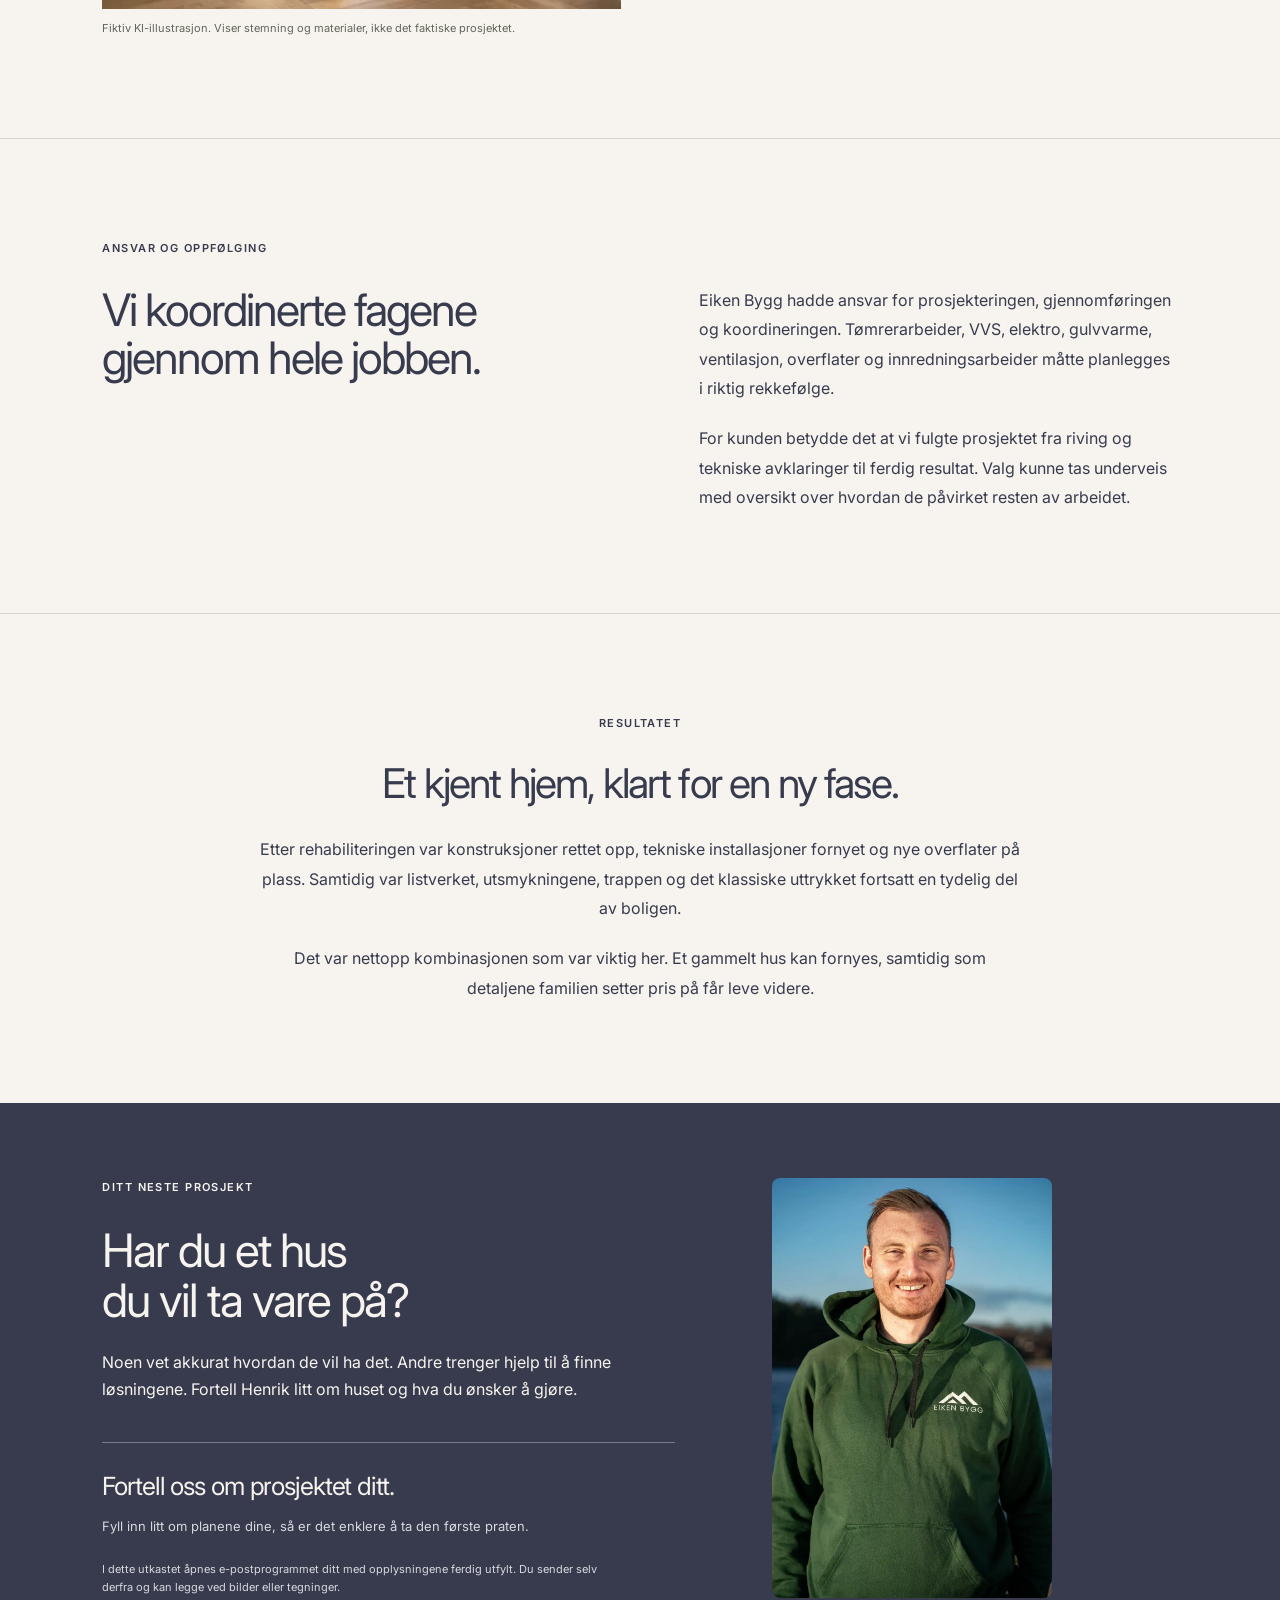
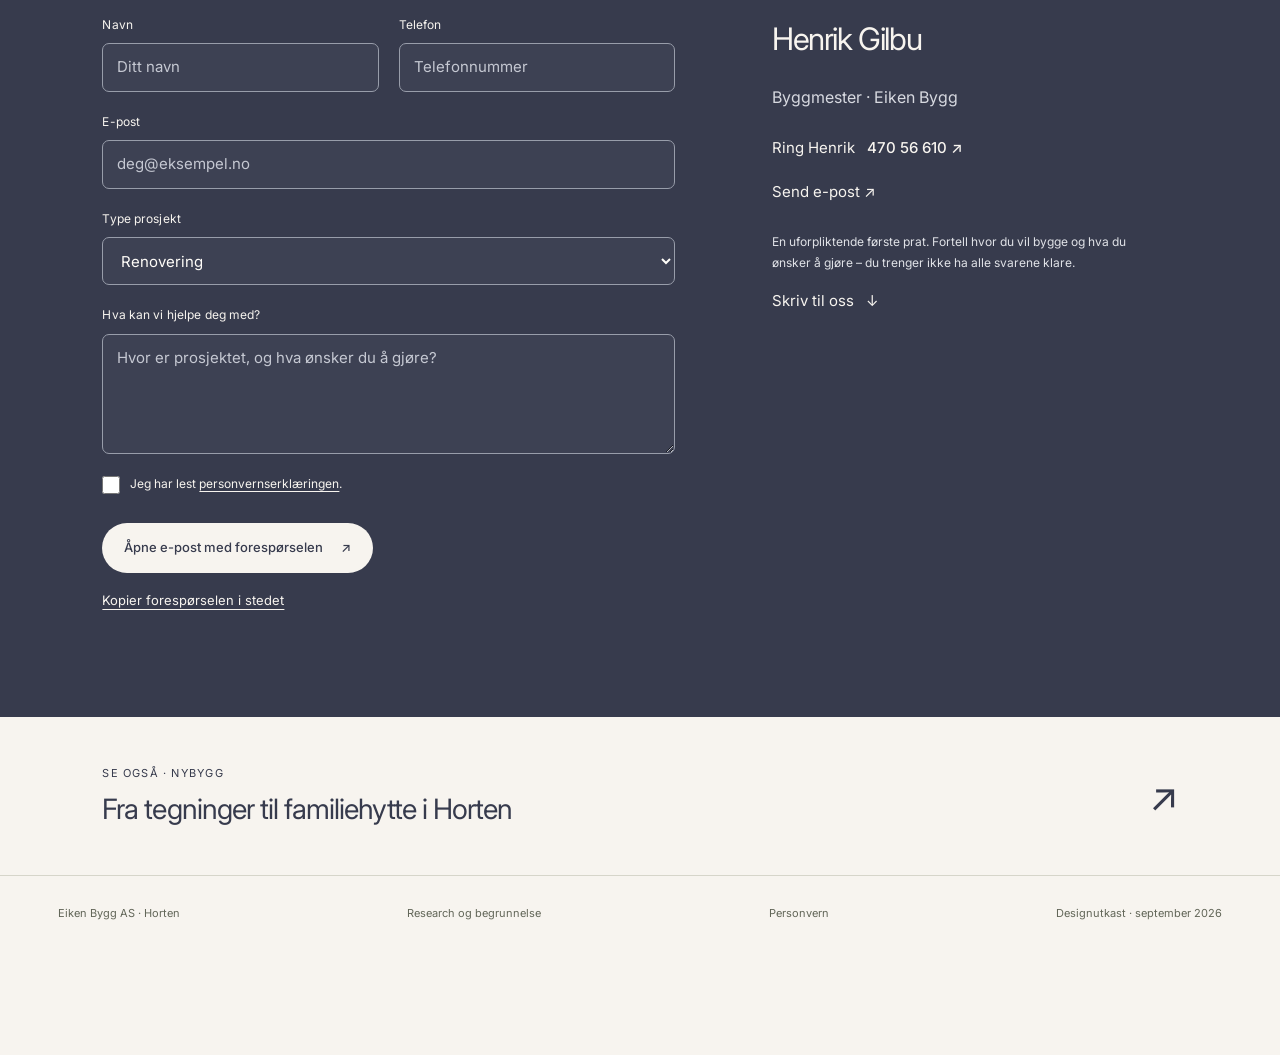
<file: husoy.html>
<!doctype html><html lang="nb"><head><meta charset="utf-8"><meta name="viewport" content="width=device-width,initial-scale=1"><meta name="robots" content="noindex,nofollow"><meta name="theme-color" content="#373b4d"><title>Et gammelt hus, bygget opp for en ny tid | Eiken Bygg</title><meta name="description" content="Gulv, vegger og tekniske anlegg ble fornyet. Listprofiler og utsmykninger fikk tilbake sitt opprinnelige uttrykk. På Husøy bygget vi opp en bolig fra innsiden, med respekt for huset familien kjente så godt."><link rel="icon" href="data:image/svg+xml,%3Csvg xmlns='http://www.w3.org/2000/svg' viewBox='0 0 40 40'%3E%3Crect width='40' height='40' fill='%23536853'/%3E%3Ctext x='9' y='29' font-family='Arial' font-size='28' fill='white'%3EE%3C/text%3E%3C/svg%3E"><link rel="preconnect" href="https://fonts.googleapis.com"><link rel="preconnect" href="https://fonts.gstatic.com" crossorigin><link rel="stylesheet" href="https://fonts.googleapis.com/css2?family=Inter:wght@400;500;600;700&display=swap"><link rel="stylesheet" href="style.912d8ab434.css"><meta property="og:type" content="website"><meta property="og:locale" content="nb_NO"><meta property="og:title" content="Et gammelt hus, bygget opp for en ny tid | Eiken Bygg"><meta property="og:description" content="Gulv, vegger og tekniske anlegg ble fornyet. Listprofiler og utsmykninger fikk tilbake sitt opprinnelige uttrykk. På Husøy bygget vi opp en bolig fra innsiden, med respekt for huset familien kjente så godt."><meta property="og:url" content="https://dabiel-94.github.io/eiken-bygg-prosjektcaser/husoy.html"><meta property="og:image" content="https://dabiel-94.github.io/eiken-bygg-prosjektcaser/assets/husoy-fictional.webp"><meta property="og:image:alt" content="Fiktiv KI-illustrasjon. Viser ikke det faktiske prosjektet."><meta name="twitter:card" content="summary_large_image"></head><body class="direction-a" data-project="husoy"><a class="skip" href="#main">Hopp til innhold</a><header class="site-header immersive-header"><a class="brand" href="index.html" aria-label="Eiken Bygg, prosjektutkast"><img src="assets/eiken-logo.svg" alt="Eiken Bygg" width="115" height="65"></a><nav aria-label="Hovedmeny"><details class="project-menu"><summary>Prosjekter <span aria-hidden="true">⌄</span></summary><div><a href="husoy.html">Husøy · Totalrenovering</a><a href="horten.html">Horten · Nybygg</a><a href="index.html">Alle designutkast</a></div></details><a class="header-contact" href="#henrik">Kontakt <span aria-hidden="true">↗</span></a></nav></header><div class="reading-progress" aria-hidden="true"></div><main id="main"><section class="hero immersive-hero" aria-labelledby="project-title"><figure class="hero-media"><img src="assets/husoy-fictional.webp" alt="Fiktivt, KI-generert interiør i et eldre norsk hus med grønne vegger og eikegulv." width="1200" height="800" fetchpriority="high"></figure><div class="hero-shade" aria-hidden="true"></div><div class="hero-copy"><p class="eyebrow">Totalrenovering <span> / </span> Husøy, Tønsberg</p><h1 id="project-title" data-a="Et gammelt hus.<br><em>Den samme sjela.</em>" data-b="Totalrenovering<br><em>på Husøy.</em>" data-c="Et eldre hus.<br><em>Mye å ta vare på.</em>">Et gammelt hus.<br><em>Den samme sjela.</em></h1><div class="hero-actions"><a class="hero-contact" href="#henrik">Snakk med Henrik <span aria-hidden="true">↗</span></a><a class="hero-explore" href="#prosjektstart">Se prosjektet <span aria-hidden="true">↓</span></a></div></div><span class="hero-image-note">Fiktiv KI-illustrasjon</span></section><div class="hero-lead" id="prosjektstart"><p>Gulv, vegger og tekniske anlegg ble fornyet. Listprofiler og utsmykninger fikk tilbake sitt opprinnelige uttrykk. På Husøy bygget vi opp en bolig fra innsiden, med respekt for huset familien kjente så godt.</p><small>Illustrasjonsbildene viser stemning og materialer, ikke det gjennomførte prosjektet.</small><details class="design-review"><summary>Sammenlign designretninger</summary><aside class="review-bar" aria-label="Designretning"><a href="index.html">← Designsprint</a><span>Se samme prosjekt i:</span><nav aria-label="Velg designretning"><a data-variant="a" href="?retning=a">A · Historien</a><a data-variant="b" href="?retning=b">B · Håndverket</a><a data-variant="c" href="?retning=c">C · Neste prosjekt</a></nav><button class="share-button" type="button">Kopier lenke ↗</button><span class="share-status" role="status" aria-live="polite"></span><span class="draft">UTKAST</span></aside></details></div><section class="customer-value" aria-labelledby="facts-title"><ul class="value-facts" aria-label="Kort om prosjektet"><li>Totalrenovering</li><li>Husøy, Tønsberg</li><li>Bolig fra 1930-tallet</li></ul><div class="value-heading"><p class="eyebrow">Det viktigste for kunden</p><h2 id="facts-title">Fornyet for hverdagen.<br><em>Med særpreget i behold.</em></h2></div><div class="value-grid"><article class="value-card"><p class="value-label">Oversikt</p><h3>Én aktør koordinerte hele jobben.</h3><p class="value-evidence">Vi hadde ansvar for prosjektering, gjennomføring og samordning av fagene – fra riving til ferdig resultat.</p></article><article class="value-card"><p class="value-label">Bokomfort</p><h3>Moderne løsninger i et kjent hjem.</h3><p class="value-evidence">Rør og elektro ble fornyet. Vannbåren gulvvarme og balansert ventilasjon ble en del av oppgraderingen.</p></article><article class="value-card"><p class="value-label">Særpreg</p><h3>Detaljene familien ville beholde.</h3><p class="value-evidence">Originale listprofiler ble målt opp og gjenskapt. Trappen ble satt i stand, slik at husets uttrykk kunne leve videre.</p></article></div><div class="value-next"><p>Har du et hus du vil fornye – og noe du vil bevare?</p><a href="#henrik">Ta en prat med Henrik <span aria-hidden="true">↗</span></a></div></section><section class="story-intro section" id="historien"><div><p class="eyebrow">Utgangspunktet</p><h2>Huset skulle fornyes.<br>Historien skulle bli med.</h2></div><div class="prose"><p>Eierne hadde bodd her gjennom mange år. Da de ønsket en større oppgradering, visste de godt hvordan hjemmet skulle bli. Men den gamle stilen, detaljene og særpreget var like viktige som de nye løsningene.</p><p>Mye av boligen var fortsatt i original stand. Ett bad var oppgradert tidligere, mens resten bar preg av alderen. Vi fikk ansvar for å bygge opp huset på nytt og koordinere fagene som skulle til. Det krevde både en plan for det som skulle fornyes, og omtanke for det som skulle videreføres.</p></div></section><section class="photo-interlude" aria-label="Illustrert stemning"><div class="photo-heading"><p class="eyebrow">Et glimt av uttrykket</p><h2>Et hus med en historie.</h2></div><figure class="project-image fictional-image"><button class="image-frame" type="button" aria-label="Se illustrasjonsbildet større"><img src="assets/husoy-staircase.webp" alt="Fiktiv KI-illustrasjon: restaurert hvitmalt trapp i et eldre norsk hjem." width="1200" height="800" loading="lazy"><span class="image-badge">FIKTIV ILLUSTRASJON</span><span class="image-expand" aria-hidden="true">↗</span></button><figcaption>Fiktiv KI-illustrasjon. Viser stemning og materialer, ikke det faktiske prosjektet.</figcaption></figure></section><section class="work section" id="arbeidet"><div class="section-heading"><p class="eyebrow">Håndverket bak resultatet</p><h2>Dette ble fornyet.<br><em>Dette ble videreført.</em></h2></div><article class="chapter chapter-visual"><div class="chapter-number">01</div><div><h3>Først måtte huset rettes opp.</h3><p>Vi ribbet boligen ned til den eksisterende konstruksjonen. Gulv, vegger og tak ble avrettet og bygget opp igjen før nye overflater og løsninger kunne komme på plass.</p><p>I etasjeskillene lå det store mengder leire, slik det ofte gjorde i hus fra denne perioden. Rundt 21 tonn ble sugd ut. Under rivingen avdekket vi også råteskader i enkelte bunnsviller, treverket nederst i veggene. De skadde partiene ble skiftet etter hvert som konstruksjonen ble åpnet.</p><p>Det krevde vurderinger underveis. Før vi kunne bygge inn noe nytt, måtte vi forstå og utbedre det som allerede sto der.</p></div><figure class="chapter-photo project-image fictional-image"><button class="image-frame" type="button" aria-label="Se illustrasjonsbildet større"><img src="assets/husoy-framing.webp" alt="Fiktiv illustrasjon av åpnet trekonstruksjon og nye gulvbjelker." width="1200" height="800" loading="lazy"><span class="image-badge">FIKTIV ILLUSTRASJON</span><span class="image-expand" aria-hidden="true">↗</span></button><figcaption>Fiktiv KI-illustrasjon. Viser temaet, ikke det faktiske prosjektet.</figcaption></figure></article><article class="chapter chapter-visual"><div class="chapter-number">02</div><div><h3>Listene ble målt før rivingen begynte.</h3><p>Før vi startet, dokumenterte og målte vi opp listverk, profiler og utsmykninger. Gamle lister ble sendt til et høvleri, som gjenskapte profilene.</p><p>Da vegger og himlinger var rettet opp og ferdigstilt, kunne nye lister med det opprinnelige uttrykket monteres. Ved enkelte døråpninger bygget vi opp omrammingene med flere lag listverk. Utsmykninger i himlingen ble også tilbakeført.</p><p>Trappen fikk en annen behandling. Den ble pusset ned, satt i stand og malt på nytt, før det ble lagt teppe i trinnene. Slik fikk både gjenskapte detaljer og eksisterende elementer plass i det fornyede huset.</p></div><figure class="chapter-photo project-image fictional-image"><button class="image-frame" type="button" aria-label="Se illustrasjonsbildet større"><img src="assets/husoy-mouldings.webp" alt="Fiktiv illustrasjon av klassisk listverk og omramminger." width="1200" height="800" loading="lazy"><span class="image-badge">FIKTIV ILLUSTRASJON</span><span class="image-expand" aria-hidden="true">↗</span></button><figcaption>Fiktiv KI-illustrasjon. Viser temaet, ikke det faktiske prosjektet.</figcaption></figure></article><article class="chapter chapter-visual"><div class="chapter-number">03</div><div><h3>Nye løsninger i gamle rammer.</h3><p>Ytterveggene ble etterisolert innvendig og vinduene skiftet. Vi la vannbåren gulvvarme, fornyet røranlegget og bygget opp det elektriske anlegget på nytt. Boligen fikk også balansert ventilasjon.</p><p>Føringer for rør, elektro og ventilasjon måtte planlegges fra kjelleren og opp gjennom huset. Når flere fag skal inn i en konstruksjon fra 1930-tallet, må løsningene passe sammen før veggene lukkes.</p><p>I vindfanget pigget vi ned det eksisterende gulvet for å få plass til varme uten høydeforskjeller mot rommene ved siden av. Det er et lite synlig grep i et ferdig hus, men et viktig valg mens jobben pågår.</p></div><figure class="chapter-photo project-image fictional-image"><button class="image-frame" type="button" aria-label="Se illustrasjonsbildet større"><img src="assets/husoy-heating.webp" alt="Fiktiv illustrasjon av vannbåren gulvvarme før ferdig gulv." width="1200" height="800" loading="lazy"><span class="image-badge">FIKTIV ILLUSTRASJON</span><span class="image-expand" aria-hidden="true">↗</span></button><figcaption>Fiktiv KI-illustrasjon. Viser temaet, ikke det faktiske prosjektet.</figcaption></figure></article></section><aside class="mid-contact"><div><p class="eyebrow">Fra dette prosjektet til ditt</p><h2>Har du et eldre hus du vil fornye?</h2><p>Ta en uforpliktende prat om mulighetene.</p></div><a class="button" href="#henrik">Snakk med Henrik <span aria-hidden="true">↗</span></a></aside><section class="detail section"><figure class="project-image fictional-image"><button class="image-frame" type="button" aria-label="Se illustrasjonsbildet større"><img src="assets/husoy-mouldings.webp" alt="Fiktiv KI-illustrasjon: klassisk listverk og eikegulv." width="1200" height="800" loading="lazy"><span class="image-badge">FIKTIV ILLUSTRASJON</span><span class="image-expand" aria-hidden="true">↗</span></button><figcaption>Fiktiv KI-illustrasjon. Viser stemning og materialer, ikke det faktiske prosjektet.</figcaption></figure><div class="prose"><p class="eyebrow">Materialer og detaljer</p><h2>Tid til å gjøre detaljene ordentlig.</h2><p>I deler av boligen ble det lagt eikegulv i Kolmio-mønster. De geometriske feltene gir gulvet et tydelig uttrykk, sammen med klassiske lister og slette vegger.</p><p>Terrasso ble brukt blant annet ved en av de nye peisene. Det er et støpt materiale som slipes og poleres til ferdig overflate. På et soverom bygget vi en integrert sengegavl med hyller, belysning og stikkontakter.</p><p>Materialene skulle fungere sammen med det opprinnelige huset. Derfor ble valg av overflater og innredning en del av den samme jobben som å rette opp konstruksjonene og få de tekniske anleggene på plass.</p></div></section><section class="process section" id="oppfolging"><p class="eyebrow">Ansvar og oppfølging</p><div class="process-inner"><h2>Vi koordinerte fagene gjennom hele jobben.</h2><div class="prose"><p>Eiken Bygg hadde ansvar for prosjekteringen, gjennomføringen og koordineringen. Tømrerarbeider, VVS, elektro, gulvvarme, ventilasjon, overflater og innredningsarbeider måtte planlegges i riktig rekkefølge.</p><p>For kunden betydde det at vi fulgte prosjektet fra riving og tekniske avklaringer til ferdig resultat. Valg kunne tas underveis med oversikt over hvordan de påvirket resten av arbeidet.</p></div></div></section><section class="result section" id="resultatet"><p class="eyebrow">Resultatet</p><h2>Et kjent hjem, klart for en <span class="keep-together">ny fase.</span></h2><div class="prose"><p>Etter rehabiliteringen var konstruksjoner rettet opp, tekniske installasjoner fornyet og nye overflater på plass. Samtidig var listverket, utsmykningene, trappen og det klassiske uttrykket fortsatt en tydelig del av boligen.</p><p>Det var nettopp kombinasjonen som var viktig her. Et gammelt hus kan fornyes, samtidig som detaljene familien setter pris på får leve videre.</p></div></section><section class="contact section" id="kontakt"><div class="contact-intro"><p class="eyebrow">Ditt neste prosjekt</p><h2>Har du et hus<br>du vil ta vare på?</h2><p>Noen vet akkurat hvordan de vil ha det. Andre trenger hjelp til å finne løsningene. Fortell Henrik litt om huset og hva du ønsker å gjøre.</p></div><div class="contact-person" id="henrik" tabindex="-1"><figure class="henrik-photo"><img src="assets/henrik-eiken.webp" alt="Henrik Gilbu, byggmester i Eiken Bygg." width="1000" height="1500" loading="lazy"><figcaption>Henrik Gilbu · Byggmester i Eiken Bygg</figcaption></figure><h3>Henrik Gilbu</h3><p>Byggmester · Eiken Bygg</p><a class="contact-text-link contact-phone" data-contact="phone" href="tel:+4747056610">Ring Henrik <span>470 56 610 ↗</span></a><a class="contact-text-link contact-mail" data-contact="email" href="mailto:post@eiken-bygg.no?subject=Sp%C3%B8rsm%C3%A5l%20om%20renovering&amp;body=Hei%20Henrik%21%0A%0AJeg%20vurderer%20et%20byggeprosjekt%20og%20%C3%B8nsker%20en%20prat.%0A%0ASted%3A%0ADette%20%C3%B8nsker%20jeg%20%C3%A5%20gj%C3%B8re%3A%0A%C3%98nsket%20tidspunkt%3A%0ATelefon%3A%0A%0AHilsen%0A">Send e-post ↗</a><p class="contact-note">En uforpliktende første prat. Fortell hvor du vil bygge og hva du ønsker å gjøre – du trenger ikke ha alle svarene klare.</p><a class="contact-text-link form-jump" href="#prosjektskjema">Skriv til oss <span aria-hidden="true">↓</span></a></div><form method="post" class="project-form" id="prosjektskjema" aria-labelledby="form-title"><h3 id="form-title">Fortell oss om prosjektet ditt.</h3><p class="form-intro">Fyll inn litt om planene dine, så er det enklere å ta den første praten.</p><p class="form-note" id="form-note">I dette utkastet åpnes e-postprogrammet ditt med opplysningene ferdig utfylt. Du sender selv derfra og kan legge ved bilder eller tegninger.</p><fieldset class="form-fields" disabled aria-label="Opplysninger om prosjektet"><div class="form-grid"><label>Navn<input name="name" autocomplete="name" required maxlength="100" placeholder="Ditt navn"></label><label>Telefon<input name="phone" type="tel" autocomplete="tel" required maxlength="30" placeholder="Telefonnummer"></label><label class="full-field">E-post<input name="email" type="email" autocomplete="email" required maxlength="200" placeholder="deg@eksempel.no"></label><label class="full-field">Type prosjekt<select name="project"><option>Renovering</option><option>Nybygg</option><option>Tilbygg</option><option>Fasade</option><option>Annet</option></select></label><label class="full-field">Hva kan vi hjelpe deg med?<textarea name="message" rows="4" maxlength="1800" required placeholder="Hvor er prosjektet, og hva ønsker du å gjøre?"></textarea></label></div><label class="form-consent"><input type="checkbox" required><span>Jeg har lest <a href="https://eiken-bygg.no/personvern/" target="_blank" rel="noopener">personvernserklæringen</a>.</span></label><button class="form-submit" type="submit" aria-describedby="form-note">Åpne e-post med forespørselen <span aria-hidden="true">↗</span></button><button class="form-copy" type="button">Kopier forespørselen i stedet</button><div class="copy-fallback" hidden><label for="copy-text">Kopier teksten og lim den inn i en e-post til post@eiken-bygg.no</label><textarea id="copy-text" rows="8" readonly></textarea></div><p class="form-status" role="status" aria-live="polite"></p></fieldset><noscript><p>Bruk telefon eller e-postlenken ved Henrik for å kontakte oss.</p></noscript></form></section><a class="next-project" href="horten.html"><span><small>Se også · Nybygg</small><strong>Fra tegninger til familiehytte i Horten</strong></span><span aria-hidden="true">↗</span></a><a class="floating-contact" href="#henrik" aria-label="Kontakt Henrik – gå til kontaktinformasjon"><img src="assets/henrik-eiken.webp" alt="" width="48" height="48"><span><small>Ditt neste prosjekt?</small><strong>Kontakt Henrik</strong></span><span class="contact-arrow" aria-hidden="true">↗</span></a></main><footer><p>Eiken Bygg AS · Horten</p><a href="research.html">Research og begrunnelse</a><a href="https://eiken-bygg.no/personvern/">Personvern</a><p>Designutkast · september 2026</p></footer><script src="script.182d443a03.js"></script><dialog class="image-viewer" aria-label="Forstørret illustrasjonsbilde"><div class="gallery-controls"><button class="gallery-prev" type="button" aria-label="Forrige bilde">←</button><span class="gallery-count" aria-live="polite"></span><button class="gallery-next" type="button" aria-label="Neste bilde">→</button></div><button class="viewer-close" type="button" aria-label="Lukk bildet">Lukk ×</button><img alt=""><p></p></dialog></body></html>
</file>
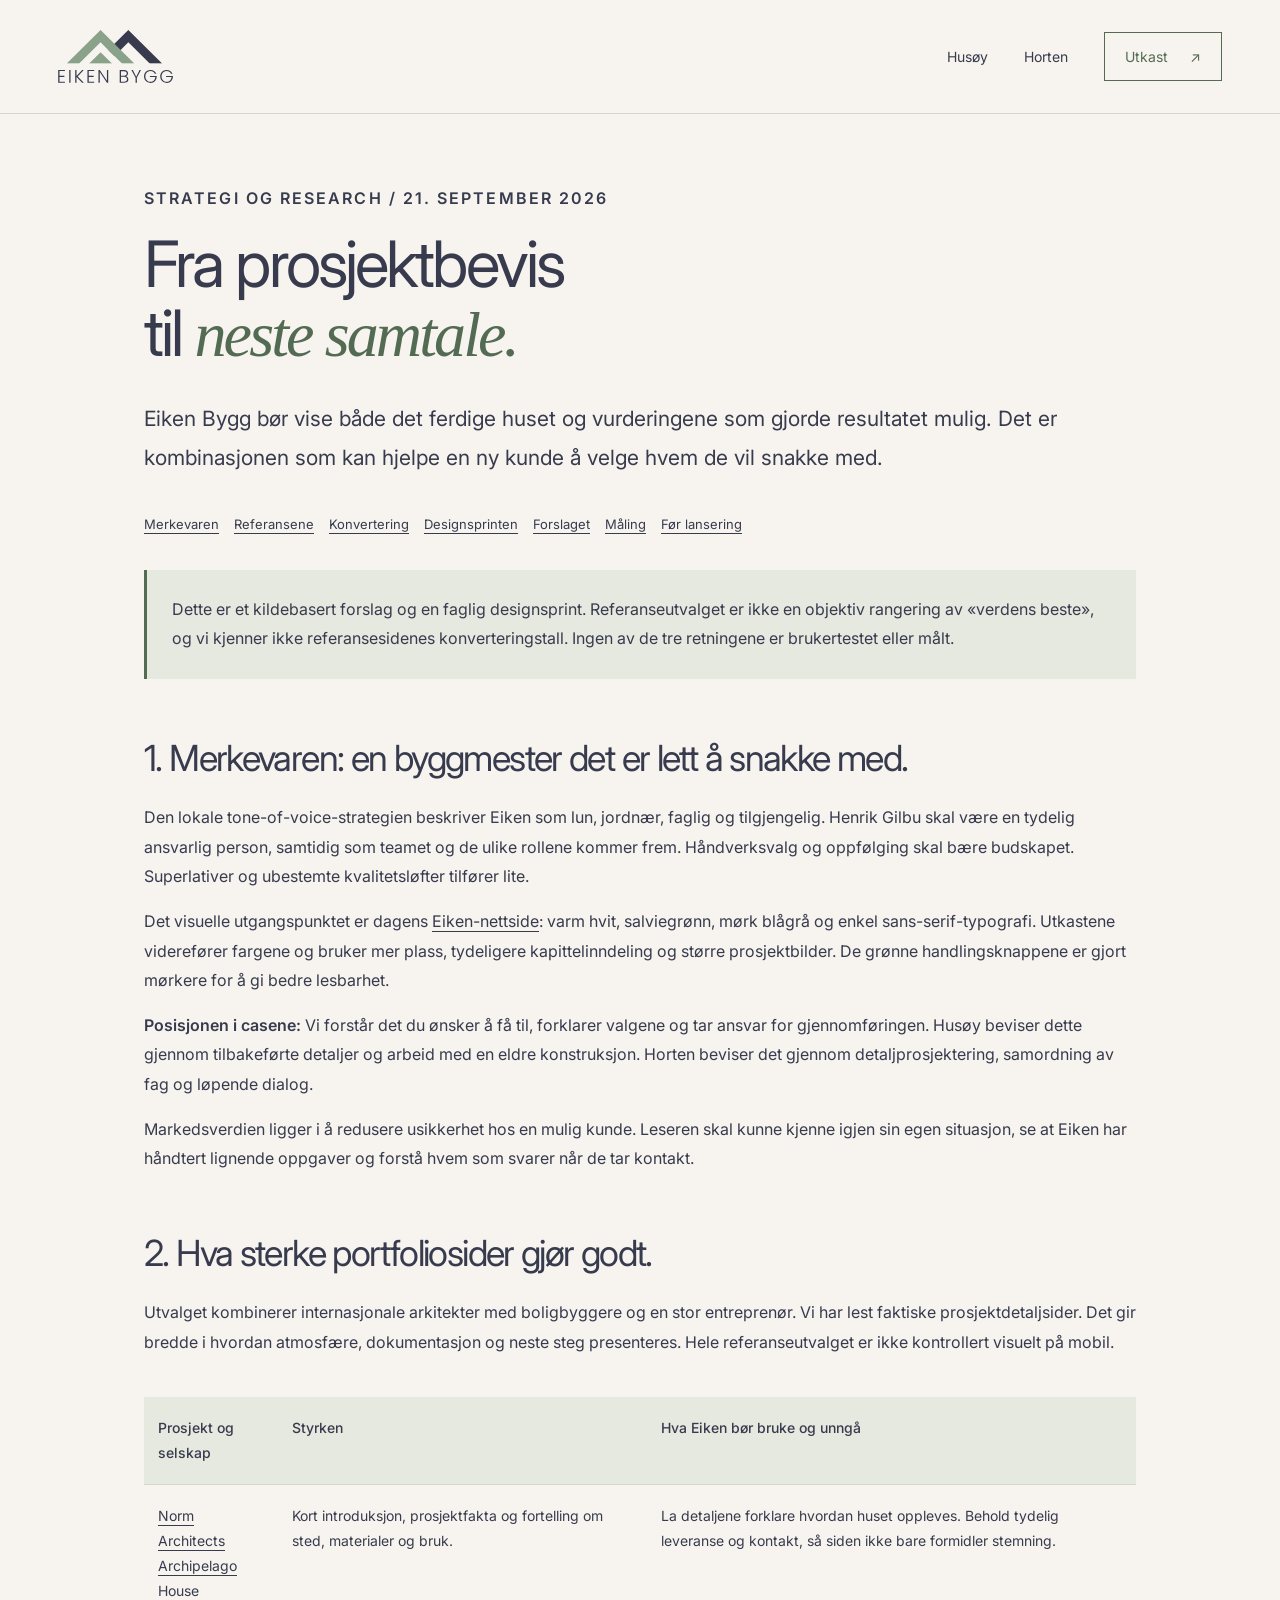
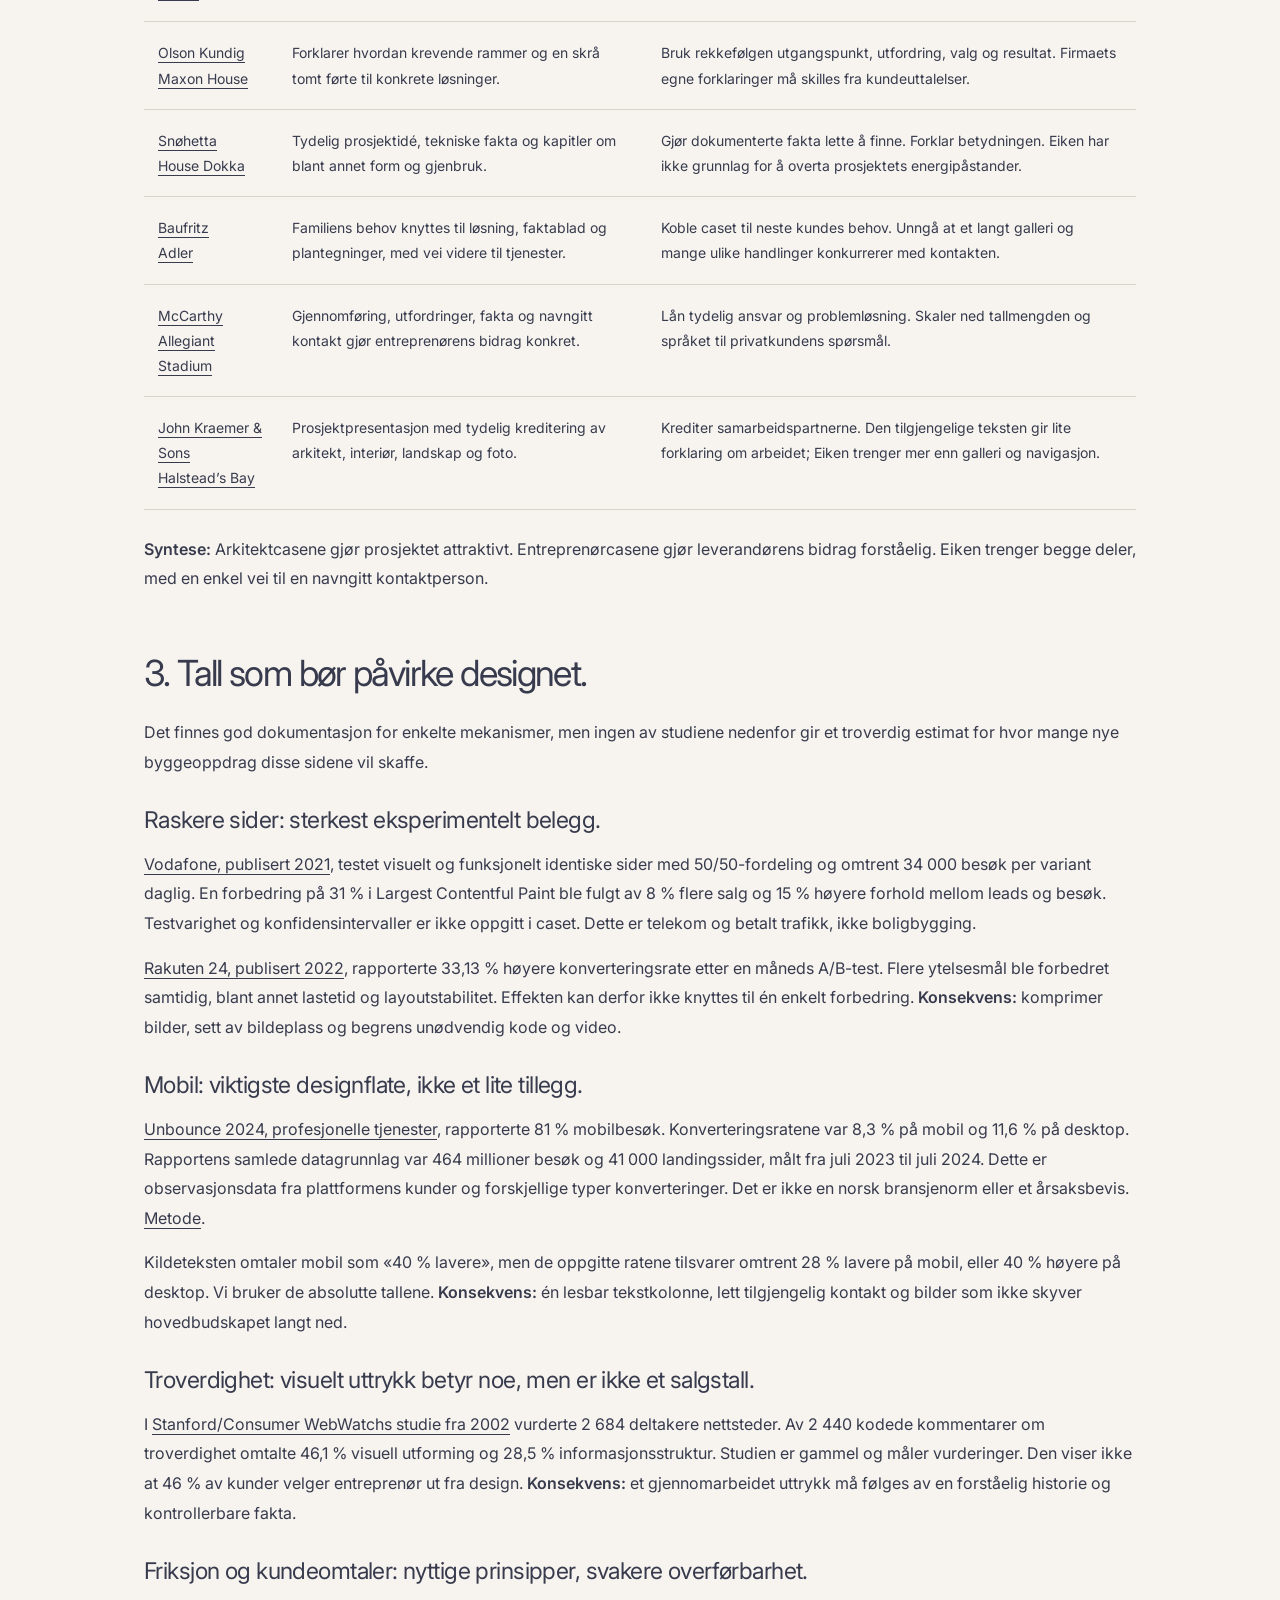
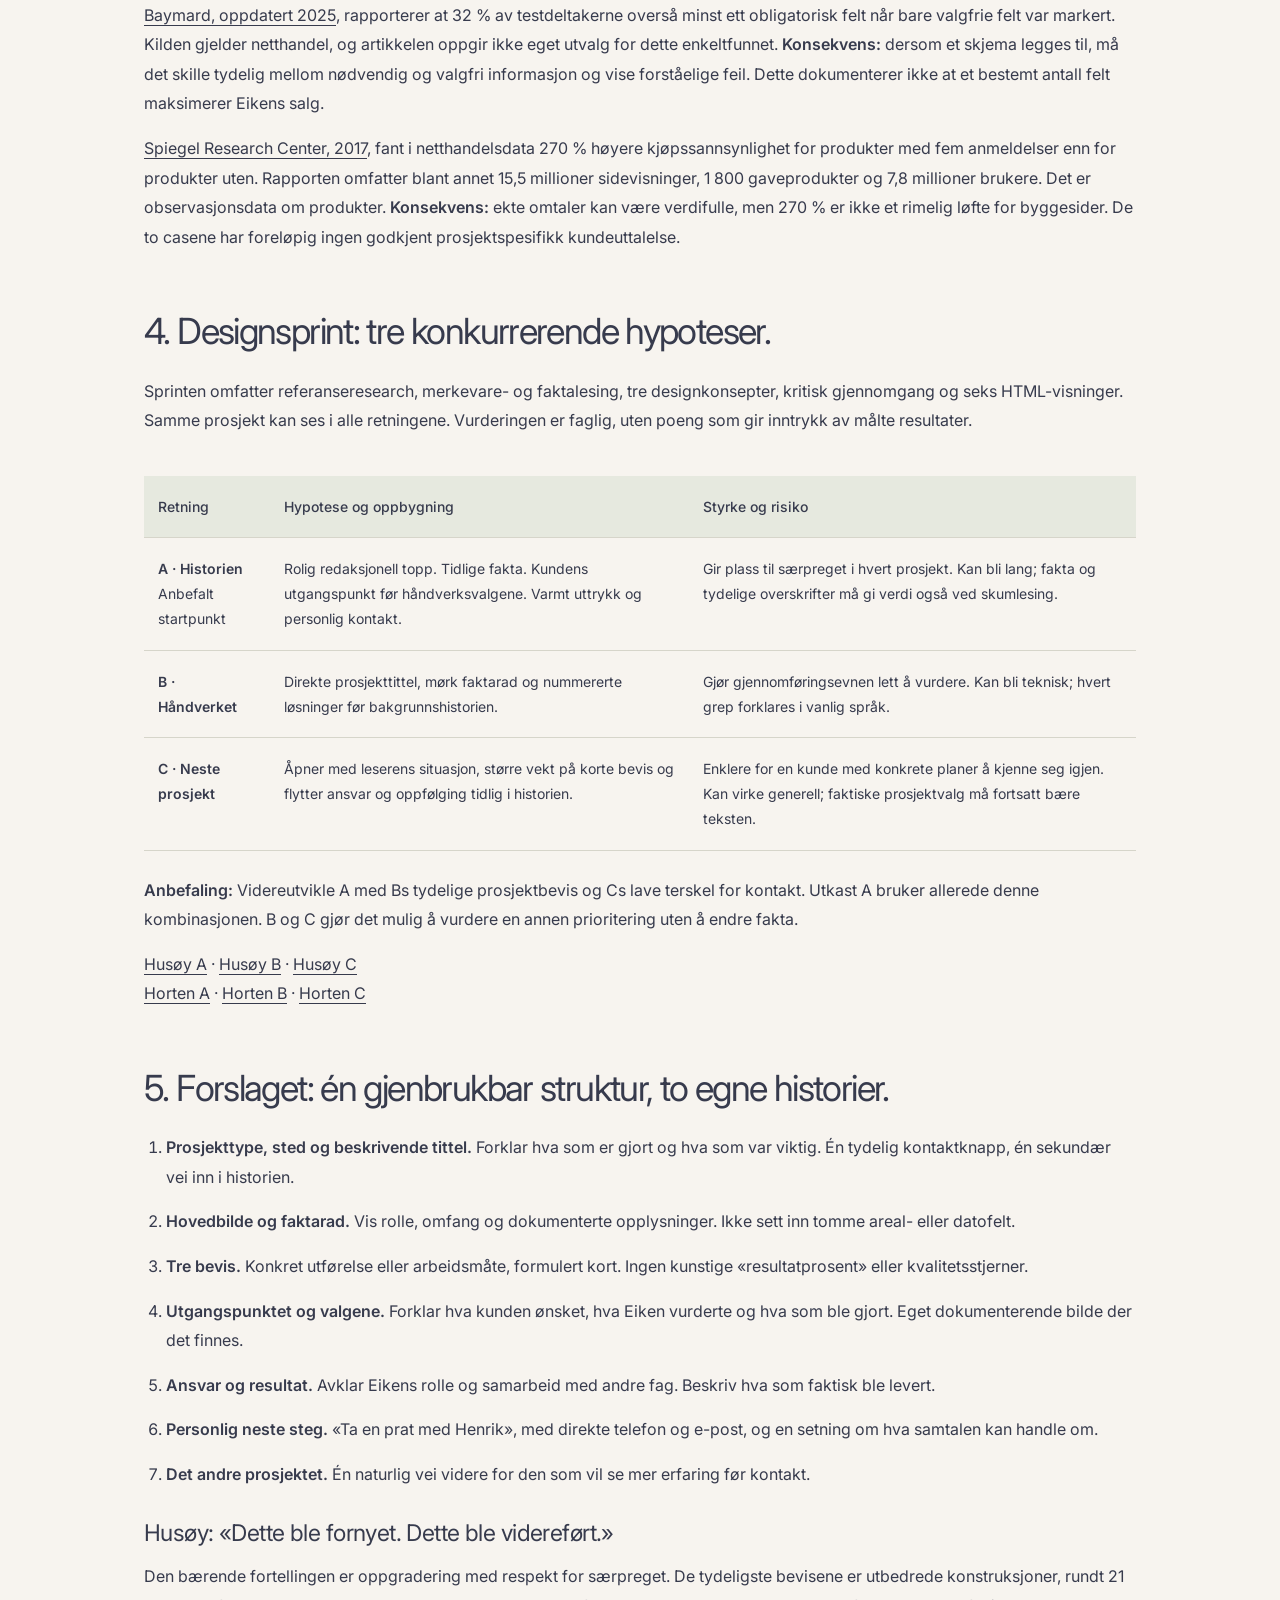
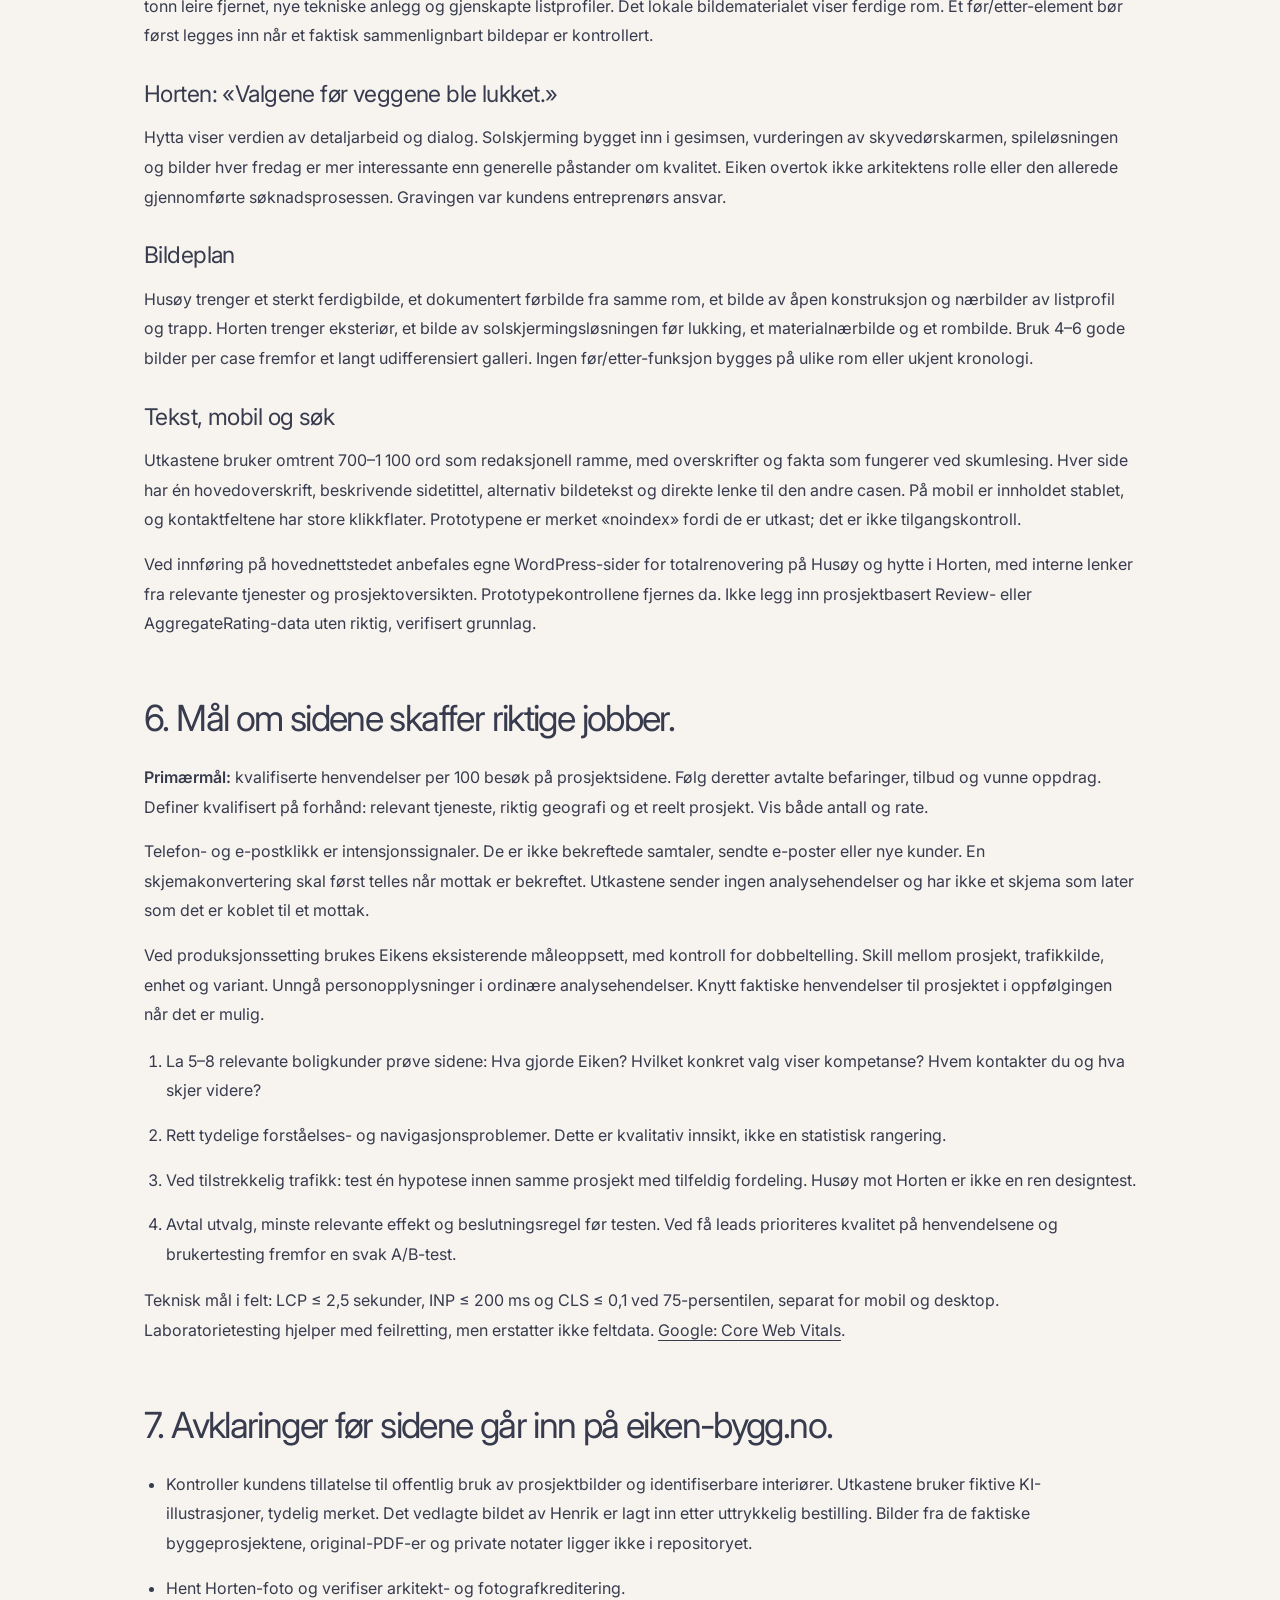
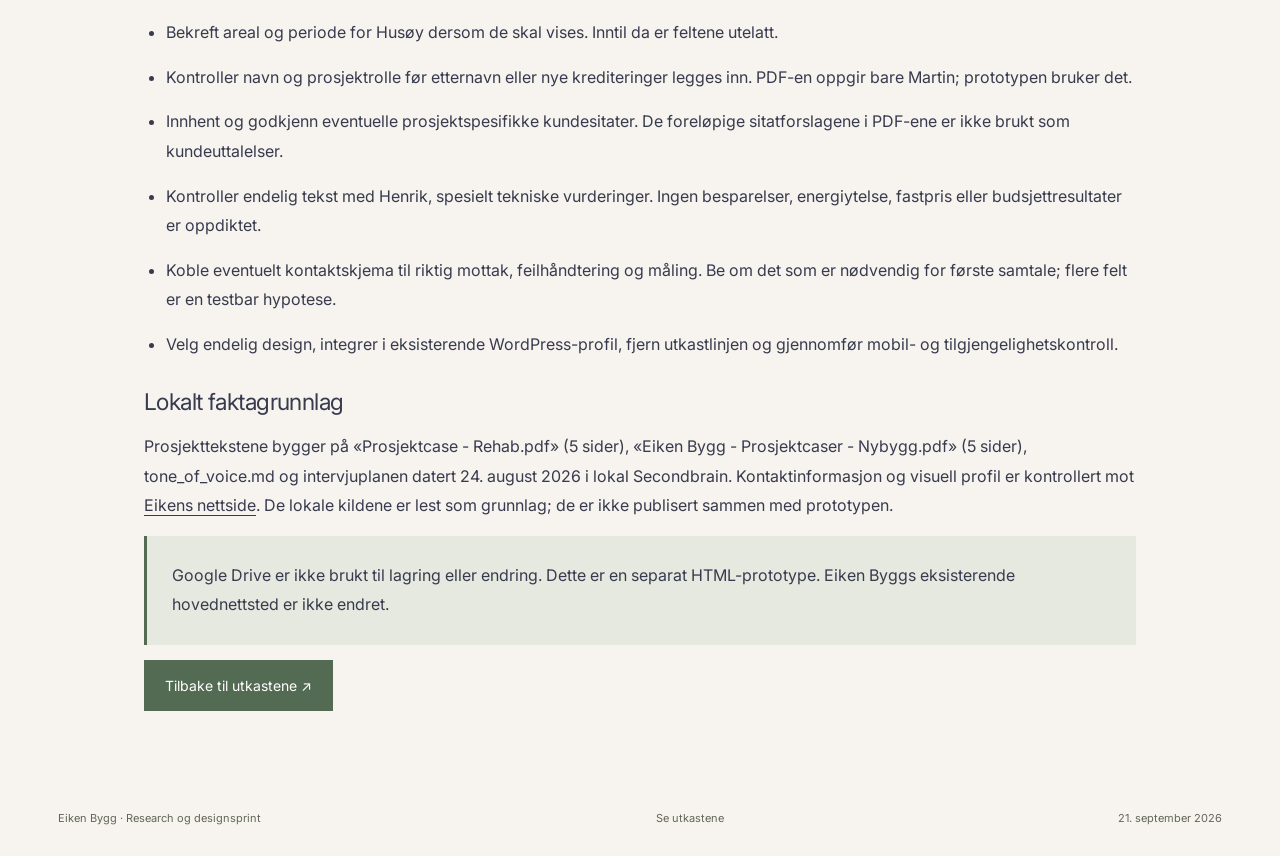
<file: research.html>
<!doctype html><html lang="nb"><head><meta charset="utf-8"><meta name="viewport" content="width=device-width,initial-scale=1"><meta name="robots" content="noindex,nofollow"><meta name="theme-color" content="#373b4d"><title>Research og komplett forslag | Eiken Bygg</title><meta name="description" content="Kildebasert analyse, designsprint, innholdsforslag og måleplan for Eiken Byggs prosjektsider."><link rel="icon" href="data:image/svg+xml,%3Csvg xmlns='http://www.w3.org/2000/svg' viewBox='0 0 40 40'%3E%3Crect width='40' height='40' fill='%23536853'/%3E%3Ctext x='9' y='29' font-family='Arial' font-size='28' fill='white'%3EE%3C/text%3E%3C/svg%3E"><link rel="preconnect" href="https://fonts.googleapis.com"><link rel="preconnect" href="https://fonts.gstatic.com" crossorigin><link rel="stylesheet" href="https://fonts.googleapis.com/css2?family=Inter:wght@400;500;600;700&display=swap"><link rel="stylesheet" href="style.912d8ab434.css"><meta property="og:type" content="website"><meta property="og:locale" content="nb_NO"><meta property="og:title" content="Research og komplett forslag | Eiken Bygg"><meta property="og:description" content="Kildebasert analyse, designsprint, innholdsforslag og måleplan for Eiken Byggs prosjektsider."><meta property="og:url" content="https://dabiel-94.github.io/eiken-bygg-prosjektcaser/research.html"></head><body><a class="skip" href="#main">Hopp til innhold</a><header class="site-header"><a class="brand" href="index.html" aria-label="Eiken Bygg, prosjektutkast"><img src="assets/eiken-logo.svg" alt="Eiken Bygg" width="115" height="65"></a><nav aria-label="Hovedmeny"><a href="husoy.html">Husøy</a><a href="horten.html">Horten</a><a class="nav-contact" href="index.html">Utkast <span aria-hidden="true">↗</span></a></nav></header><main id="main" class="report"><p class="eyebrow">Strategi og research / 21. september 2026</p><h1>Fra prosjektbevis<br>til <em>neste samtale.</em></h1><p class="lead">Eiken Bygg bør vise både det ferdige huset og vurderingene som gjorde resultatet mulig. Det er kombinasjonen som kan hjelpe en ny kunde å velge hvem de vil snakke med.</p><nav class="report-nav" aria-label="Rapportinnhold"><a href="#merkevare">Merkevaren</a><a href="#referanser">Referansene</a><a href="#belegg">Konvertering</a><a href="#sprint">Designsprinten</a><a href="#forslag">Forslaget</a><a href="#maling">Måling</a><a href="#neste">Før lansering</a></nav><p class="note">Dette er et kildebasert forslag og en faglig designsprint. Referanseutvalget er ikke en objektiv rangering av «verdens beste», og vi kjenner ikke referansesidenes konverteringstall. Ingen av de tre retningene er brukertestet eller målt.</p>
<h2 id="merkevare">1. Merkevaren: en byggmester det er lett å snakke med.</h2><p>Den lokale tone-of-voice-strategien beskriver Eiken som lun, jordnær, faglig og tilgjengelig. Henrik Gilbu skal være en tydelig ansvarlig person, samtidig som teamet og de ulike rollene kommer frem. Håndverksvalg og oppfølging skal bære budskapet. Superlativer og ubestemte kvalitetsløfter tilfører lite.</p><p>Det visuelle utgangspunktet er dagens <a href="https://eiken-bygg.no/">Eiken-nettside</a>: varm hvit, salviegrønn, mørk blågrå og enkel sans-serif-typografi. Utkastene viderefører fargene og bruker mer plass, tydeligere kapittelinndeling og større prosjektbilder. De grønne handlingsknappene er gjort mørkere for å gi bedre lesbarhet.</p><p><strong>Posisjonen i casene:</strong> Vi forstår det du ønsker å få til, forklarer valgene og tar ansvar for gjennomføringen. Husøy beviser dette gjennom tilbakeførte detaljer og arbeid med en eldre konstruksjon. Horten beviser det gjennom detaljprosjektering, samordning av fag og løpende dialog.</p><p>Markedsverdien ligger i å redusere usikkerhet hos en mulig kunde. Leseren skal kunne kjenne igjen sin egen situasjon, se at Eiken har håndtert lignende oppgaver og forstå hvem som svarer når de tar kontakt.</p>
<h2 id="referanser">2. Hva sterke portfoliosider gjør godt.</h2><p>Utvalget kombinerer internasjonale arkitekter med boligbyggere og en stor entreprenør. Vi har lest faktiske prosjektdetaljsider. Det gir bredde i hvordan atmosfære, dokumentasjon og neste steg presenteres. Hele referanseutvalget er ikke kontrollert visuelt på mobil.</p><div class="table-wrap"><table><thead><tr><th>Prosjekt og selskap</th><th>Styrken</th><th>Hva Eiken bør bruke og unngå</th></tr></thead><tbody>
<tr><td><a href="https://normcph.com/project/archipelago-house/">Norm Architects<br>Archipelago House</a></td><td>Kort introduksjon, prosjektfakta og fortelling om sted, materialer og bruk.</td><td>La detaljene forklare hvordan huset oppleves. Behold tydelig leveranse og kontakt, så siden ikke bare formidler stemning.</td></tr>
<tr><td><a href="https://olsonkundig.com/projects/maxon-house/">Olson Kundig<br>Maxon House</a></td><td>Forklarer hvordan krevende rammer og en skrå tomt førte til konkrete løsninger.</td><td>Bruk rekkefølgen utgangspunkt, utfordring, valg og resultat. Firmaets egne forklaringer må skilles fra kundeuttalelser.</td></tr>
<tr><td><a href="https://www.snohetta.com/projects/house-dokka">Snøhetta<br>House Dokka</a></td><td>Tydelig prosjektidé, tekniske fakta og kapitler om blant annet form og gjenbruk.</td><td>Gjør dokumenterte fakta lette å finne. Forklar betydningen. Eiken har ikke grunnlag for å overta prosjektets energipåstander.</td></tr>
<tr><td><a href="https://www.baufritz.com/uk/homes/portfolio/adler">Baufritz<br>Adler</a></td><td>Familiens behov knyttes til løsning, faktablad og plantegninger, med vei videre til tjenester.</td><td>Koble caset til neste kundes behov. Unngå at et langt galleri og mange ulike handlinger konkurrerer med kontakten.</td></tr>
<tr><td><a href="https://www.mccarthy.com/projects/allegiant-stadium">McCarthy<br>Allegiant Stadium</a></td><td>Gjennomføring, utfordringer, fakta og navngitt kontakt gjør entreprenørens bidrag konkret.</td><td>Lån tydelig ansvar og problemløsning. Skaler ned tallmengden og språket til privatkundens spørsmål.</td></tr>
<tr><td><a href="https://www.jkandsons.com/project/halsteads-bay/">John Kraemer &amp; Sons<br>Halstead’s Bay</a></td><td>Prosjektpresentasjon med tydelig kreditering av arkitekt, interiør, landskap og foto.</td><td>Krediter samarbeidspartnerne. Den tilgjengelige teksten gir lite forklaring om arbeidet; Eiken trenger mer enn galleri og navigasjon.</td></tr>
</tbody></table></div><p><strong>Syntese:</strong> Arkitektcasene gjør prosjektet attraktivt. Entreprenørcasene gjør leverandørens bidrag forståelig. Eiken trenger begge deler, med en enkel vei til en navngitt kontaktperson.</p>
<h2 id="belegg">3. Tall som bør påvirke designet.</h2><p>Det finnes god dokumentasjon for enkelte mekanismer, men ingen av studiene nedenfor gir et troverdig estimat for hvor mange nye byggeoppdrag disse sidene vil skaffe.</p>
<h3>Raskere sider: sterkest eksperimentelt belegg.</h3><p><a href="https://web.dev/case-studies/vodafone">Vodafone, publisert 2021</a>, testet visuelt og funksjonelt identiske sider med 50/50-fordeling og omtrent 34 000 besøk per variant daglig. En forbedring på 31 % i Largest Contentful Paint ble fulgt av 8 % flere salg og 15 % høyere forhold mellom leads og besøk. Testvarighet og konfidensintervaller er ikke oppgitt i caset. Dette er telekom og betalt trafikk, ikke boligbygging.</p><p><a href="https://web.dev/case-studies/rakuten">Rakuten 24, publisert 2022</a>, rapporterte 33,13 % høyere konverteringsrate etter en måneds A/B-test. Flere ytelsesmål ble forbedret samtidig, blant annet lastetid og layoutstabilitet. Effekten kan derfor ikke knyttes til én enkelt forbedring. <strong>Konsekvens:</strong> komprimer bilder, sett av bildeplass og begrens unødvendig kode og video.</p>
<h3>Mobil: viktigste designflate, ikke et lite tillegg.</h3><p><a href="https://unbounce.com/conversion-benchmark-report/professional-services-conversion-rate/">Unbounce 2024, profesjonelle tjenester</a>, rapporterte 81 % mobilbesøk. Konverteringsratene var 8,3 % på mobil og 11,6 % på desktop. Rapportens samlede datagrunnlag var 464 millioner besøk og 41 000 landingssider, målt fra juli 2023 til juli 2024. Dette er observasjonsdata fra plattformens kunder og forskjellige typer konverteringer. Det er ikke en norsk bransjenorm eller et årsaksbevis. <a href="https://unbounce.com/conversion-benchmark-report/methodology/">Metode</a>.</p><p>Kildeteksten omtaler mobil som «40 % lavere», men de oppgitte ratene tilsvarer omtrent 28 % lavere på mobil, eller 40 % høyere på desktop. Vi bruker de absolutte tallene. <strong>Konsekvens:</strong> én lesbar tekstkolonne, lett tilgjengelig kontakt og bilder som ikke skyver hovedbudskapet langt ned.</p>
<h3>Troverdighet: visuelt uttrykk betyr noe, men er ikke et salgstall.</h3><p>I <a href="https://credibility.stanford.edu/pdf/How_Do_People_Evaluate_a_Web_Site%27s_Credibility_v37.pdf">Stanford/Consumer WebWatchs studie fra 2002</a> vurderte 2 684 deltakere nettsteder. Av 2 440 kodede kommentarer om troverdighet omtalte 46,1 % visuell utforming og 28,5 % informasjonsstruktur. Studien er gammel og måler vurderinger. Den viser ikke at 46 % av kunder velger entreprenør ut fra design. <strong>Konsekvens:</strong> et gjennomarbeidet uttrykk må følges av en forståelig historie og kontrollerbare fakta.</p>
<h3>Friksjon og kundeomtaler: nyttige prinsipper, svakere overførbarhet.</h3><p><a href="https://baymard.com/research-articles/current-state-of-checkout-ux">Baymard, oppdatert 2025</a>, rapporterer at 32 % av testdeltakerne overså minst ett obligatorisk felt når bare valgfrie felt var markert. Kilden gjelder netthandel, og artikkelen oppgir ikke eget utvalg for dette enkeltfunnet. <strong>Konsekvens:</strong> dersom et skjema legges til, må det skille tydelig mellom nødvendig og valgfri informasjon og vise forståelige feil. Dette dokumenterer ikke at et bestemt antall felt maksimerer Eikens salg.</p><p><a href="https://spiegel.medill.northwestern.edu/wp-content/uploads/sites/2/2021/04/Spiegel_Online-Review_eBook_Jun2017_FINAL.pdf">Spiegel Research Center, 2017</a>, fant i netthandelsdata 270 % høyere kjøpssannsynlighet for produkter med fem anmeldelser enn for produkter uten. Rapporten omfatter blant annet 15,5 millioner sidevisninger, 1 800 gaveprodukter og 7,8 millioner brukere. Det er observasjonsdata om produkter. <strong>Konsekvens:</strong> ekte omtaler kan være verdifulle, men 270 % er ikke et rimelig løfte for byggesider. De to casene har foreløpig ingen godkjent prosjektspesifikk kundeuttalelse.</p>
<h2 id="sprint">4. Designsprint: tre konkurrerende hypoteser.</h2><p>Sprinten omfatter referanseresearch, merkevare- og faktalesing, tre designkonsepter, kritisk gjennomgang og seks HTML-visninger. Samme prosjekt kan ses i alle retningene. Vurderingen er faglig, uten poeng som gir inntrykk av målte resultater.</p><div class="table-wrap"><table><thead><tr><th>Retning</th><th>Hypotese og oppbygning</th><th>Styrke og risiko</th></tr></thead><tbody><tr><td><strong>A · Historien</strong><br>Anbefalt startpunkt</td><td>Rolig redaksjonell topp. Tidlige fakta. Kundens utgangspunkt før håndverksvalgene. Varmt uttrykk og personlig kontakt.</td><td>Gir plass til særpreget i hvert prosjekt. Kan bli lang; fakta og tydelige overskrifter må gi verdi også ved skumlesing.</td></tr><tr><td><strong>B · Håndverket</strong></td><td>Direkte prosjekttittel, mørk faktarad og nummererte løsninger før bakgrunnshistorien.</td><td>Gjør gjennomføringsevnen lett å vurdere. Kan bli teknisk; hvert grep forklares i vanlig språk.</td></tr><tr><td><strong>C · Neste prosjekt</strong></td><td>Åpner med leserens situasjon, større vekt på korte bevis og flytter ansvar og oppfølging tidlig i historien.</td><td>Enklere for en kunde med konkrete planer å kjenne seg igjen. Kan virke generell; faktiske prosjektvalg må fortsatt bære teksten.</td></tr></tbody></table></div><p><strong>Anbefaling:</strong> Videreutvikle A med Bs tydelige prosjektbevis og Cs lave terskel for kontakt. Utkast A bruker allerede denne kombinasjonen. B og C gjør det mulig å vurdere en annen prioritering uten å endre fakta.</p><p><a href="husoy.html?retning=a">Husøy A</a> · <a href="husoy.html?retning=b">Husøy B</a> · <a href="husoy.html?retning=c">Husøy C</a><br><a href="horten.html?retning=a">Horten A</a> · <a href="horten.html?retning=b">Horten B</a> · <a href="horten.html?retning=c">Horten C</a></p>
<h2 id="forslag">5. Forslaget: én gjenbrukbar struktur, to egne historier.</h2><ol><li><strong>Prosjekttype, sted og beskrivende tittel.</strong> Forklar hva som er gjort og hva som var viktig. Én tydelig kontaktknapp, én sekundær vei inn i historien.</li><li><strong>Hovedbilde og faktarad.</strong> Vis rolle, omfang og dokumenterte opplysninger. Ikke sett inn tomme areal- eller datofelt.</li><li><strong>Tre bevis.</strong> Konkret utførelse eller arbeidsmåte, formulert kort. Ingen kunstige «resultatprosent» eller kvalitetsstjerner.</li><li><strong>Utgangspunktet og valgene.</strong> Forklar hva kunden ønsket, hva Eiken vurderte og hva som ble gjort. Eget dokumenterende bilde der det finnes.</li><li><strong>Ansvar og resultat.</strong> Avklar Eikens rolle og samarbeid med andre fag. Beskriv hva som faktisk ble levert.</li><li><strong>Personlig neste steg.</strong> «Ta en prat med Henrik», med direkte telefon og e-post, og en setning om hva samtalen kan handle om.</li><li><strong>Det andre prosjektet.</strong> Én naturlig vei videre for den som vil se mer erfaring før kontakt.</li></ol>
<h3>Husøy: «Dette ble fornyet. Dette ble videreført.»</h3><p>Den bærende fortellingen er oppgradering med respekt for særpreget. De tydeligste bevisene er utbedrede konstruksjoner, rundt 21 tonn leire fjernet, nye tekniske anlegg og gjenskapte listprofiler. Det lokale bildematerialet viser ferdige rom. Et før/etter-element bør først legges inn når et faktisk sammenlignbart bildepar er kontrollert.</p><h3>Horten: «Valgene før veggene ble lukket.»</h3><p>Hytta viser verdien av detaljarbeid og dialog. Solskjerming bygget inn i gesimsen, vurderingen av skyvedørskarmen, spileløsningen og bilder hver fredag er mer interessante enn generelle påstander om kvalitet. Eiken overtok ikke arkitektens rolle eller den allerede gjennomførte søknadsprosessen. Gravingen var kundens entreprenørs ansvar.</p><h3>Bildeplan</h3><p>Husøy trenger et sterkt ferdigbilde, et dokumentert førbilde fra samme rom, et bilde av åpen konstruksjon og nærbilder av listprofil og trapp. Horten trenger eksteriør, et bilde av solskjermingsløsningen før lukking, et materialnærbilde og et rombilde. Bruk 4–6 gode bilder per case fremfor et langt udifferensiert galleri. Ingen før/etter-funksjon bygges på ulike rom eller ukjent kronologi.</p><h3>Tekst, mobil og søk</h3><p>Utkastene bruker omtrent 700–1 100 ord som redaksjonell ramme, med overskrifter og fakta som fungerer ved skumlesing. Hver side har én hovedoverskrift, beskrivende sidetittel, alternativ bildetekst og direkte lenke til den andre casen. På mobil er innholdet stablet, og kontaktfeltene har store klikkflater. Prototypene er merket «noindex» fordi de er utkast; det er ikke tilgangskontroll.</p><p>Ved innføring på hovednettstedet anbefales egne WordPress-sider for totalrenovering på Husøy og hytte i Horten, med interne lenker fra relevante tjenester og prosjektoversikten. Prototypekontrollene fjernes da. Ikke legg inn prosjektbasert Review- eller AggregateRating-data uten riktig, verifisert grunnlag.</p>
<h2 id="maling">6. Mål om sidene skaffer riktige jobber.</h2><p><strong>Primærmål:</strong> kvalifiserte henvendelser per 100 besøk på prosjektsidene. Følg deretter avtalte befaringer, tilbud og vunne oppdrag. Definer kvalifisert på forhånd: relevant tjeneste, riktig geografi og et reelt prosjekt. Vis både antall og rate.</p><p>Telefon- og e-postklikk er intensjonssignaler. De er ikke bekreftede samtaler, sendte e-poster eller nye kunder. En skjemakonvertering skal først telles når mottak er bekreftet. Utkastene sender ingen analysehendelser og har ikke et skjema som later som det er koblet til et mottak.</p><p>Ved produksjonssetting brukes Eikens eksisterende måleoppsett, med kontroll for dobbeltelling. Skill mellom prosjekt, trafikkilde, enhet og variant. Unngå personopplysninger i ordinære analysehendelser. Knytt faktiske henvendelser til prosjektet i oppfølgingen når det er mulig.</p><ol><li>La 5–8 relevante boligkunder prøve sidene: Hva gjorde Eiken? Hvilket konkret valg viser kompetanse? Hvem kontakter du og hva skjer videre?</li><li>Rett tydelige forståelses- og navigasjonsproblemer. Dette er kvalitativ innsikt, ikke en statistisk rangering.</li><li>Ved tilstrekkelig trafikk: test én hypotese innen samme prosjekt med tilfeldig fordeling. Husøy mot Horten er ikke en ren designtest.</li><li>Avtal utvalg, minste relevante effekt og beslutningsregel før testen. Ved få leads prioriteres kvalitet på henvendelsene og brukertesting fremfor en svak A/B-test.</li></ol><p>Teknisk mål i felt: LCP ≤ 2,5 sekunder, INP ≤ 200 ms og CLS ≤ 0,1 ved 75-persentilen, separat for mobil og desktop. Laboratorietesting hjelper med feilretting, men erstatter ikke feltdata. <a href="https://web.dev/articles/vitals">Google: Core Web Vitals</a>.</p>
<h2 id="neste">7. Avklaringer før sidene går inn på eiken-bygg.no.</h2><ul><li>Kontroller kundens tillatelse til offentlig bruk av prosjektbilder og identifiserbare interiører. Utkastene bruker fiktive KI-illustrasjoner, tydelig merket. Det vedlagte bildet av Henrik er lagt inn etter uttrykkelig bestilling. Bilder fra de faktiske byggeprosjektene, original-PDF-er og private notater ligger ikke i repositoryet.</li><li>Hent Horten-foto og verifiser arkitekt- og fotografkreditering.</li><li>Bekreft areal og periode for Husøy dersom de skal vises. Inntil da er feltene utelatt.</li><li>Kontroller navn og prosjektrolle før etternavn eller nye krediteringer legges inn. PDF-en oppgir bare Martin; prototypen bruker det.</li><li>Innhent og godkjenn eventuelle prosjektspesifikke kundesitater. De foreløpige sitatforslagene i PDF-ene er ikke brukt som kundeuttalelser.</li><li>Kontroller endelig tekst med Henrik, spesielt tekniske vurderinger. Ingen besparelser, energiytelse, fastpris eller budsjettresultater er oppdiktet.</li><li>Koble eventuelt kontaktskjema til riktig mottak, feilhåndtering og måling. Be om det som er nødvendig for første samtale; flere felt er en testbar hypotese.</li><li>Velg endelig design, integrer i eksisterende WordPress-profil, fjern utkastlinjen og gjennomfør mobil- og tilgjengelighetskontroll.</li></ul>
<h3>Lokalt faktagrunnlag</h3><p>Prosjekttekstene bygger på «Prosjektcase - Rehab.pdf» (5 sider), «Eiken Bygg - Prosjektcaser - Nybygg.pdf» (5 sider), tone_of_voice.md og intervjuplanen datert 24. august 2026 i lokal Secondbrain. Kontaktinformasjon og visuell profil er kontrollert mot <a href="https://eiken-bygg.no/byggmesterfirma-eiken-bygg/">Eikens nettside</a>. De lokale kildene er lest som grunnlag; de er ikke publisert sammen med prototypen.</p><p class="note">Google Drive er ikke brukt til lagring eller endring. Dette er en separat HTML-prototype. Eiken Byggs eksisterende hovednettsted er ikke endret.</p><a class="button" href="index.html">Tilbake til utkastene ↗</a></main><footer><p>Eiken Bygg · Research og designsprint</p><a href="index.html">Se utkastene</a><p>21. september 2026</p></footer></body></html>
</file>
<file: style.912d8ab434.css>
:root{--paper:#f7f4ef;--ink:#373b4d;--green:#536b53;--sage:#698669;--soft:#e6e9df;--line:#d6d5ca;--white:#fffdf9;--muted:#626658}*{box-sizing:border-box}html{scroll-behavior:smooth;scroll-padding-top:40px}body{margin:0;background:var(--paper);color:var(--ink);font-family:Inter,Arial,sans-serif;font-size:17px;line-height:1.7}a{color:inherit;text-decoration:none}button,a{-webkit-tap-highlight-color:transparent}a:focus-visible,button:focus-visible,summary:focus-visible{outline:3px solid #a7532c;outline-offset:5px}a:hover{text-decoration:underline;text-underline-offset:5px}img{display:block;width:100%;object-fit:cover}h1,h2,h3,p,figure{margin:0}h1,h2,h3{font-weight:400;letter-spacing:-.045em;line-height:1.09}h1{font-size:clamp(46px,5.9vw,89px)}h2{font-size:clamp(32px,3.5vw,54px)}h3{font-size:28px;line-height:1.2}em{font-family:Georgia,serif;font-weight:400;color:var(--green)}.skip{position:absolute;left:15px;top:-100px;background:white;padding:12px;z-index:100}.skip:focus{top:10px}.review-bar{padding:12px 4.5%;background:#e8e9e3;display:flex;align-items:center;gap:22px;font-size:12px;line-height:1.4}.review-bar>span:not(.draft){color:#55594d}.review-bar nav{display:flex;gap:7px}.review-bar nav a{border:1px solid #c9cdc1;border-radius:3px;padding:7px 12px}.review-bar a[aria-current=true]{background:var(--ink);border-color:var(--ink);color:#fff}.draft{margin-left:auto;font-size:10px;letter-spacing:.16em}.site-header{max-width:1600px;margin:auto;display:flex;justify-content:space-between;align-items:center;padding:24px 4.5%;border-bottom:1px solid var(--line)}.brand{display:flex;flex-direction:column;align-items:center;font-size:14px;letter-spacing:.11em;line-height:1.25;font-weight:500}.brand-roofs{font-size:51px;font-family:Arial,sans-serif;line-height:.6;color:var(--sage);letter-spacing:-17px;margin-left:-17px;margin-bottom:8px}.site-header nav{display:flex;gap:36px;align-items:center;font-size:14px}.nav-contact{padding:12px 20px;border:1px solid var(--green);color:var(--green)}.nav-contact span{margin-left:22px}.hero{padding:70px 4.5% 0;max-width:1600px;margin:auto;display:grid;grid-template-columns:1.02fr 1fr;gap:5%}.eyebrow{text-transform:uppercase;letter-spacing:.13em;font-size:11px;line-height:1.7;font-weight:600;margin-bottom:28px}.eyebrow span{padding:0 12px;color:#8b8f81}.hero-copy{padding:8px 0 45px}.hero-intro{font-size:16px;line-height:1.8;max-width:550px;margin-top:30px}.hero-actions{display:flex;flex-wrap:wrap;align-items:center;gap:20px;margin-top:32px}.button{display:inline-flex;align-items:center;justify-content:space-between;gap:30px;padding:15px 21px;background:var(--green);color:#fff;font-size:14px;line-height:1.5;min-height:50px}.button:hover{background:#405440;text-decoration:none}.text-link{font-size:13px;border-bottom:1px solid #999c8d;padding-bottom:4px}.project-image{min-width:0}.hero .project-image img,.hero .placeholder{height:580px}.hero .project-image img{object-position:52% 50%}figcaption{font-size:11px;line-height:1.6;color:var(--muted);padding:11px 0 0;max-width:580px}.facts{display:grid;grid-template-columns:repeat(4,1fr);max-width:1456px;margin:35px 4.5% 0;padding:25px 0;border-top:1px solid var(--line);border-bottom:1px solid var(--line);gap:30px}dt{text-transform:uppercase;letter-spacing:.13em;font-size:10px;color:var(--muted);margin-bottom:9px}dd{margin:0;font-size:16px}.early-proof{padding:0 4.5%;max-width:1600px;margin:auto}.proofs{display:grid;grid-template-columns:repeat(3,1fr);gap:40px;padding:32px 0;border-bottom:1px solid var(--line)}.proofs strong{display:block;font-size:22px;line-height:1.2;letter-spacing:-.025em;font-weight:400}.proofs span{font-size:12px;color:var(--muted);line-height:1.6;display:block;margin-top:8px}.section{padding:100px 8%;max-width:1600px;margin:auto}.story-intro{display:grid;grid-template-columns:1fr 1fr;gap:11%}.prose{max-width:650px}.prose p{font-size:16px;line-height:1.85;margin-bottom:20px}.prose p:last-child{margin-bottom:0}.section-heading{margin-bottom:55px}.work{background:var(--soft)}.chapter{display:grid;grid-template-columns:1fr 2fr;padding:40px 0;border-top:1px solid #c9cfc1;gap:10%;max-width:1130px}.chapter-number{font-family:Georgia,serif;font-size:70px;color:#87977d;line-height:1}.chapter h3{margin-bottom:24px}.chapter p{font-size:16px;line-height:1.85;margin-bottom:16px;max-width:700px}.chapter p:last-child{margin-bottom:0}.detail{display:grid;grid-template-columns:1.1fr 1fr;gap:8%;align-items:center}.detail .project-image img{height:600px}.detail h2{margin-bottom:28px}.process{border-top:1px solid var(--line);border-bottom:1px solid var(--line)}.process-inner{display:grid;grid-template-columns:1fr 1fr;gap:11%}.result{max-width:900px;text-align:center}.result .prose{margin:30px auto 0}.contact{background:var(--ink);color:var(--paper);display:grid;grid-template-columns:1.2fr 1fr;gap:15%;max-width:none}.contact h2{font-size:clamp(40px,4.5vw,68px)}.contact>div>p:not(.eyebrow){max-width:470px;margin-top:27px;font-size:16px}.contact-person{padding-top:6px}.person-mark{display:flex;width:70px;height:70px;align-items:center;justify-content:center;border:1px solid #757a88;border-radius:50%;font-family:Georgia,serif;font-size:30px;margin-bottom:24px}.contact-person h3{font-size:31px}.contact .contact-person>p{margin:7px 0 24px;font-size:14px;color:#d7d9e0}.button.light{background:var(--paper);color:var(--ink);font-size:14px}.button.light:hover{background:#e3e8da}.contact-mail{display:block;font-size:14px;margin-top:19px;text-decoration:underline;text-underline-offset:5px}.contact .contact-person .contact-note{font-size:12px;max-width:300px;line-height:1.7;margin-top:24px}.next-project{padding:45px 8%;display:flex;justify-content:space-between;align-items:center;gap:30px;border-bottom:1px solid var(--line)}.next-project small{display:block;font-size:11px;text-transform:uppercase;letter-spacing:.11em;margin-bottom:10px}.next-project strong{font-weight:400;font-size:28px;line-height:1.2;letter-spacing:-.035em}.next-project>span:last-child{font-size:40px}footer{padding:28px 4.5%;display:flex;flex-wrap:wrap;gap:24px;justify-content:space-between;font-size:11px;color:var(--muted)}.placeholder{position:relative;background:#dddacb;overflow:hidden;min-height:420px;color:#666c5d;display:flex;flex-direction:column;justify-content:space-between;padding:28px}.placeholder-label{font-size:10px;letter-spacing:.18em;z-index:2}.placeholder-bottom{font-family:Georgia,serif;font-style:italic;font-size:23px;z-index:2}.architectural-form{position:absolute;inset:22% 12% 17%;display:flex;align-items:flex-end;transform:skewY(-8deg);opacity:.7}.architectural-form i{height:58%;width:42%;background:repeating-linear-gradient(90deg,#b1b3a0 0px,#b1b3a0 4px,#c4c5b3 4px,#c4c5b3 9px);border-top:7px solid #8f9786}.architectural-form i:nth-child(2){height:86%;width:45%;margin-left:-6%;background:#8b9685}.architectural-form i:nth-child(3){height:46%;width:40%;margin-left:-10%;background:#c2baa6}.detail-placeholder{min-height:570px;background:#d9d6c7}.direction-a .hero{grid-template-columns:1fr .95fr}.direction-b{--paper:#f5f5f0}.direction-b h1{font-size:clamp(45px,5.3vw,78px);font-weight:500}.direction-b .hero{padding-top:50px;grid-template-columns:.9fr 1.1fr}.direction-b .hero .project-image img,.direction-b .hero .placeholder{height:450px}.direction-b .facts{background:var(--ink);color:white;padding:24px;gap:16px;margin-top:28px}.direction-b dt{color:#c8cfbe}.direction-b .work{background:var(--paper)}.direction-b .chapter{grid-template-columns:85px 1fr;gap:25px}.direction-b .chapter-number{font-family:Inter,Arial,sans-serif;font-size:36px;color:var(--green)}.direction-b .story-intro{background:var(--soft);margin-top:60px}.direction-c .hero{padding-top:42px;grid-template-columns:1fr 1fr;align-items:center}.direction-c h1{font-size:clamp(44px,4.8vw,70px)}.direction-c .hero .project-image img,.direction-c .hero .placeholder{height:410px}.direction-c .hero-copy{padding-bottom:20px}.direction-c .proofs{padding:30px;background:var(--soft);gap:30px;border:0}.direction-c .early-proof{margin-top:25px}.direction-c .section{padding-top:65px;padding-bottom:65px}.direction-c .chapter{grid-template-columns:55px 1fr;gap:25px}.direction-c .chapter-number{font-size:40px}.direction-c .story-intro{gap:6%}.direction-c .contact{margin-top:0}.direction-c .result{max-width:1000px}.landing{max-width:1450px;padding:65px 5%;margin:auto}.landing h1{max-width:1000px;font-size:clamp(48px,7vw,92px);margin-bottom:28px}.landing .intro{max-width:700px;font-size:19px}.project-grid{display:grid;grid-template-columns:1fr 1fr;gap:35px;margin-top:55px}.project-card{background:var(--white);border:1px solid var(--line)}.project-card img,.project-card .placeholder{height:300px;min-height:300px}.card-body{padding:30px}.card-body h2{font-size:34px;max-width:490px}.card-body p{font-size:14px;line-height:1.8;margin:20px 0}.card-actions{display:flex;gap:10px;flex-wrap:wrap;margin-top:25px}.card-actions a{border:1px solid var(--line);padding:10px 16px;font-size:12px}.card-actions a:first-child{background:var(--green);border-color:var(--green);color:white}.proposal{border-top:1px solid var(--line);padding-top:50px;margin-top:70px;display:grid;grid-template-columns:1fr 1.4fr;gap:50px}.proposal h2{font-size:38px}.proposal p{font-size:16px;margin-bottom:22px}.report-link{display:flex;justify-content:space-between;background:var(--ink);color:white;padding:30px;margin-top:40px;font-size:20px}.report{max-width:1120px;margin:auto;padding:70px 5%}.report h1{font-size:64px;margin-bottom:30px}.report h2{font-size:36px;margin:60px 0 25px;scroll-margin-top:40px}.report h3{font-size:23px;letter-spacing:-.025em;margin:30px 0 15px}.report p,.report li{font-size:16px;line-height:1.85;margin-bottom:15px}.report a:not(.button){text-decoration:underline;text-underline-offset:4px}.report .lead{font-size:21px}.report table{width:100%;border-collapse:collapse;font-size:14px;margin:25px 0}.report th,.report td{text-align:left;vertical-align:top;padding:18px 14px;border-bottom:1px solid var(--line);line-height:1.8}.report th{background:var(--soft);font-weight:500}.table-wrap{overflow-x:auto}.report .note{padding:25px;background:var(--soft);border-left:3px solid var(--green)}.report-nav{display:flex;gap:15px;flex-wrap:wrap;margin:35px 0;font-size:13px}.report ol,.report ul{padding-left:22px}.report strong{font-weight:600}.report details{border-bottom:1px solid var(--line);padding:20px 0}.report summary{cursor:pointer;font-size:19px}.report details p{margin-top:20px}.direction-c .contact-early{display:block}@media(min-width:1600px){.facts{margin-left:auto;margin-right:auto}}@media(max-width:1000px){.hero{gap:4%}.hero .project-image img,.hero .placeholder{height:540px}.hero-actions{gap:16px}.hero-actions .text-link{font-size:12px}.review-bar{gap:12px}.review-bar>span:not(.draft){display:none}.section{padding:75px 6%}.chapter{grid-template-columns:90px 1fr;gap:30px}.detail .project-image img{height:500px}.site-header nav{gap:22px}.contact{gap:8%}.facts{gap:15px}.direction-a .hero{grid-template-columns:1fr 1fr}.project-grid{gap:20px}.card-body{padding:22px}}@media(max-width:700px){body{font-size:16px}.review-bar{padding:10px 5%;display:block}.review-bar>a{font-size:11px}.review-bar nav{margin-top:10px;gap:5px}.review-bar nav a{font-size:10px;padding:8px;flex:1;text-align:center}.draft{position:absolute;top:13px;right:5%}.site-header{padding:22px 5%}.brand{font-size:10px}.brand-roofs{font-size:42px}.site-header nav{font-size:12px;gap:16px}.nav-contact{padding:9px 12px}.nav-contact span{display:none}.hero,.direction-a .hero,.direction-b .hero,.direction-c .hero{padding:36px 5% 0;display:flex;flex-direction:column;gap:0}.hero h1{font-size:clamp(43px,10.5vw,69px);line-height:1.05}.hero-copy{padding:0 0 30px}.eyebrow{font-size:10px;margin-bottom:22px}.hero-intro{font-size:15px;line-height:1.8;margin-top:24px}.hero-actions{gap:19px;margin-top:25px}.button{font-size:13px;padding:14px 17px;gap:22px}.hero .project-image{width:100%}.hero .project-image img,.hero .placeholder,.direction-b .hero .project-image img,.direction-b .hero .placeholder,.direction-c .hero .project-image img,.direction-c .hero .placeholder{height:350px;min-height:350px}.facts,.direction-b .facts{grid-template-columns:1fr 1fr;margin:25px 5% 0;gap:22px;padding:22px 0}.direction-b .facts{padding:20px}dd{font-size:14px}dt{font-size:9px}.proofs{gap:18px;padding:25px 0}.proofs strong{font-size:20px}.proofs span{font-size:10px}.direction-c .proofs{padding:20px 16px;gap:18px}.section,.direction-c .section{padding:58px 6%}.story-intro,.process-inner,.detail,.contact{display:block}.story-intro .prose,.process-inner .prose{margin-top:25px}.section h2{font-size:35px}.section-heading{margin-bottom:35px}.chapter,.direction-b .chapter,.direction-c .chapter{grid-template-columns:32px 1fr;gap:18px;padding:30px 0}.chapter-number,.direction-b .chapter-number,.direction-c .chapter-number{font-size:27px}.chapter h3{font-size:25px;margin-bottom:18px}.chapter p,.prose p{font-size:15px}.detail .project-image{margin-bottom:35px}.detail .project-image img,.detail-placeholder{height:380px;min-height:380px}.result{text-align:left}.contact>div>p:not(.eyebrow){font-size:15px}.contact-person{margin-top:40px;padding-top:32px;border-top:1px solid #666c7b}.contact h2{font-size:44px}.contact .contact-person .contact-note{max-width:350px}.next-project{padding:35px 6%}.next-project strong{font-size:24px}.next-project>span:last-child{font-size:30px}footer{padding:25px 6%;gap:14px}footer p:last-child{width:100%}.landing{padding:40px 5%}.landing h1{font-size:49px}.landing .intro{font-size:16px}.project-grid{grid-template-columns:1fr;margin-top:35px;gap:30px}.project-card img,.project-card .placeholder{height:260px;min-height:260px}.card-body h2{font-size:32px}.proposal{grid-template-columns:1fr;gap:25px;margin-top:45px;padding-top:35px}.report-link{font-size:18px;padding:24px;gap:20px}.report{padding:45px 6%}.report h1{font-size:46px}.report h2{font-size:30px;margin-top:45px}.report .lead{font-size:18px}.report p,.report li{font-size:15px}.report table{min-width:650px}.report th,.report td{padding:13px;font-size:13px}.direction-b .story-intro{margin-top:35px}}@media(prefers-reduced-motion:reduce){html{scroll-behavior:auto}}@media print{.review-bar,.hero-actions,.site-header nav{display:none}.section{break-inside:avoid}body{font-size:12pt}.contact{background:#eee;color:#000}}

.brand img{width:115px;height:65px;object-fit:contain}@media(max-width:700px){.brand img{width:83px;height:48px}}
/* Subtle motion and editorial imagery */
.image-frame{display:block;position:relative;width:100%;padding:0;border:0;background:#d9dacb;overflow:hidden;cursor:zoom-in;text-align:left}.image-frame img{transition:transform 1.2s cubic-bezier(.2,.65,.3,1);width:100%;object-fit:cover}.image-frame:hover img{transform:scale(1.035)}.image-frame:focus-visible{outline:3px solid #a7532c;outline-offset:4px}.image-badge{position:absolute;bottom:16px;left:16px;background:rgba(247,244,239,.94);color:#373b4d;padding:7px 10px;font:500 10px/1.4 Inter,Arial,sans-serif;letter-spacing:.12em}.image-expand{position:absolute;right:16px;top:16px;background:#f7f4ef;color:#373b4d;width:36px;height:36px;display:grid;place-items:center;font-size:24px;transition:transform .25s}.image-frame:hover .image-expand{transform:translate(2px,-2px)}.detail-crop img{object-position:60% 50%}.henrik-photo{margin:0 0 28px}.henrik-photo img{height:340px;width:100%;object-fit:cover;object-position:44% 40%;border-radius:2px}.henrik-photo figcaption{color:#d7d9e0;font-size:11px;padding-top:8px}.contact-person{padding-top:0}.contact{gap:10%}.reading-progress{position:fixed;left:0;top:0;width:100%;height:3px;background:var(--sage);transform:scaleX(0);transform-origin:left;z-index:30;pointer-events:none}.share-button{font:inherit;border:1px solid #aeb5a5;background:transparent;color:var(--ink);padding:7px 11px;cursor:pointer;white-space:nowrap}.share-button:hover{background:#d9dece}.share-status{font-size:11px}.review-bar{gap:14px}.review-bar .draft{font-size:10px}.reveal-pending{opacity:0;transform:translateY(22px);transition:opacity .8s ease,transform .8s cubic-bezier(.2,.65,.3,1)}.reveal-visible{opacity:1;transform:translateY(0)}.button{transition:background .22s,box-shadow .22s,transform .22s}.button:hover{transform:translateY(-2px);box-shadow:0 7px 20px #00000012}.button span{transition:transform .25s}.button:hover span{transform:translate(3px,-3px)}.next-project{transition:background .25s}.next-project:hover{background:#e6e9df;text-decoration:none}.next-project>span:last-child{transition:transform .25s}.next-project:hover>span:last-child{transform:translate(5px,-5px)}.image-viewer{border:0;background:var(--paper);color:var(--ink);padding:18px;max-width:min(1100px,94vw);max-height:94vh;overflow:auto}.image-viewer::backdrop{background:rgba(25,30,28,.86);backdrop-filter:blur(5px)}.image-viewer>img{max-height:76vh;object-fit:contain;width:auto;max-width:100%;margin:auto}.image-viewer p{font-size:13px;margin:14px 0 0;text-align:center}.viewer-close{display:block;margin:0 0 15px auto;border:1px solid #aeb5a5;background:transparent;padding:9px 15px;cursor:pointer;font:14px Inter,Arial,sans-serif;color:var(--ink)}@media(max-width:1000px){.review-bar .share-status{display:none}.review-bar{gap:8px}.review-bar .draft{display:none}.henrik-photo img{height:290px}}@media(max-width:700px){.review-bar{position:relative}.review-bar .share-button{position:absolute;right:5%;top:7px;padding:6px 8px;font-size:10px}.review-bar nav{margin-top:14px}.review-bar .draft{display:none}.henrik-photo img{height:330px;object-position:43% center}.image-badge{font-size:9px;bottom:12px;left:12px}.hero .image-frame img{height:350px}.image-viewer{padding:12px}.contact{gap:0}}@media(prefers-reduced-motion:reduce){.reveal-pending{opacity:1;transform:none;transition:none}.image-frame img,.image-expand,.button,.button span,.next-project,.next-project>span:last-child{transition:none}.image-frame:hover img,.button:hover,.button:hover span,.next-project:hover>span:last-child,.image-frame:hover .image-expand{transform:none}html{scroll-behavior:auto}}
@media(prefers-reduced-motion:no-preference){.hero-copy{animation:hero-arrive .85s ease both}.hero>.project-image{animation:hero-arrive 1.05s .08s ease both}@keyframes hero-arrive{from{opacity:0;transform:translateY(15px)}to{opacity:1;transform:translateY(0)}}
/* Third iteration: full-bleed project cards and scroll-led storytelling. */
button.image-frame{appearance:none;-webkit-appearance:none;display:block;width:100%;max-width:none;margin:0;padding:0;border:0;border-radius:0;line-height:0;isolation:isolate}.image-frame img{display:block;width:100%;max-width:100%;height:auto;transform:scale(1.07) translateY(var(--photo-y,0px));will-change:transform}.image-frame:hover img{transform:scale(1.10) translateY(var(--photo-y,0px))}.image-badge,.image-expand{line-height:1.4}.project-grid{grid-template-columns:repeat(2,minmax(0,1fr));gap:32px;align-items:start;margin-top:48px}.project-card{min-width:0;border:0;background:transparent}.project-card .project-image{width:100%;margin:0}.project-card .image-frame{aspect-ratio:16/11}.project-card .image-frame img{width:100%;height:100%;min-height:0;object-fit:cover}.project-card figcaption{font-size:11px;padding:12px 0;max-width:none}.project-card .card-body{padding:22px 0 0}.card-body .eyebrow{font-size:12px;margin:0 0 15px}.card-body h2{font-size:clamp(28px,2.75vw,41px);line-height:1.16;max-width:580px}.card-body .choose-direction{font-size:12px;margin:25px 0 10px;color:var(--muted)}.card-actions{display:grid;grid-template-columns:repeat(3,minmax(0,1fr));gap:8px;margin:0}.card-actions a{padding:13px 10px;font-size:12px;text-align:center;border-color:#c0c7b7;line-height:1.5;transition:background .25s,transform .25s}.card-actions a:hover{background:#dce3d3;transform:translateY(-3px);text-decoration:none}.card-actions a:first-child:hover{background:#405440}.landing{padding-top:50px}.landing h1{font-size:clamp(48px,6vw,80px);line-height:1.04;margin-bottom:24px}.landing .intro{max-width:670px;font-size:18px}.landing>.eyebrow{font-size:11px;margin-bottom:24px}.photo-interlude{max-width:1600px;margin:auto;padding:0 4.5% 80px}.photo-heading{display:flex;align-items:end;justify-content:space-between;gap:30px;padding:0 0 25px}.photo-heading .eyebrow{margin:0}.photo-heading h2{font-size:clamp(28px,3.4vw,49px)}.photo-interlude .image-frame{height:min(67vw,700px)}.photo-interlude img{width:100%;height:100%;object-fit:cover}.photo-interlude figcaption{max-width:none}.detail .image-frame img{height:620px;object-fit:cover}.chapter-dock{position:fixed;bottom:22px;left:50%;transform:translate(-50%,110px);opacity:0;display:flex;gap:4px;background:rgba(247,244,239,.96);border:1px solid #c4cabd;box-shadow:0 8px 35px #1823191a;padding:6px;border-radius:50px;z-index:25;backdrop-filter:blur(12px);transition:transform .4s,opacity .4s;white-space:nowrap}.chapter-dock.is-shown{transform:translate(-50%,0);opacity:1}.chapter-dock a{padding:10px 18px;font-size:12px;border-radius:25px;transition:background .25s,color .25s}.chapter-dock a[aria-current=true]{background:var(--green);color:white}.chapter-dock a:hover{text-decoration:none;background:#dce3d3;color:var(--ink)}.chapter-dock a:last-child{border-left:1px solid #d3d8cd;border-radius:0 25px 25px 0}.reveal-pending{opacity:0;transform:translateY(42px);transition:opacity .95s ease,transform .95s cubic-bezier(.16,1,.3,1);transition-delay:var(--reveal-delay,0ms)}.reveal-visible{opacity:1;transform:none}.chapter>div:last-child p{transition-delay:0s}.motion-title{transition:color .5s}.is-reading .motion-title{color:var(--green)}.reading-progress{height:4px}.contact{padding-bottom:110px}.review-bar nav a{white-space:nowrap}@media(min-width:901px){.project-card:nth-child(2){margin-top:65px}.sprint-page .proposal{margin-top:80px}.chapter-number{position:sticky;top:35px;align-self:start}}@media(max-width:900px){.project-grid{grid-template-columns:1fr;gap:55px}.project-card .image-frame{aspect-ratio:16/10}.project-card .card-body{padding-top:15px}.card-body h2{max-width:650px;font-size:36px}.landing{padding-top:35px}.chapter-dock{bottom:14px}.chapter-dock a{padding:9px 12px}.photo-heading{display:block}.photo-heading .eyebrow{margin-bottom:15px}.photo-interlude{padding-bottom:55px}.photo-interlude .image-frame{height:65vw;min-height:300px}.detail .image-frame img{height:480px}}@media(max-width:600px){.landing h1{font-size:clamp(42px,11vw,62px)}.landing .intro{font-size:16px}.landing>.eyebrow{line-height:1.8;max-width:260px}.card-body h2{font-size:31px}.card-actions a{font-size:11px;padding:13px 6px}.project-grid{margin-top:32px}.image-badge{font-size:9px;letter-spacing:.08em}.project-card .image-frame{aspect-ratio:4/3}.project-card figcaption{font-size:10px;line-height:1.6}.photo-heading h2{font-size:33px}.photo-interlude .image-frame{height:400px}.detail .image-frame img{height:420px}.chapter-dock{max-width:calc(100vw - 24px);gap:0;padding:5px}.chapter-dock a{font-size:10px;padding:9px 10px}.contact{padding-bottom:95px}.sprint-page .proposal{gap:25px}.sprint-page .report-link{font-size:18px;line-height:1.5}.review-bar nav a{font-size:10px}}@media(prefers-reduced-motion:reduce){.image-frame img,.image-frame:hover img{transform:none;will-change:auto}.reveal-pending{opacity:1;transform:none;transition:none}.chapter-dock,.chapter-dock a,.card-actions a,.motion-title{transition:none}.card-actions a:hover{transform:none}}
.chapter-dock:not(.is-shown){visibility:hidden}.chapter-dock.is-shown{visibility:visible}@media print{.chapter-dock,.reading-progress{display:none!important}.reveal-pending{opacity:1;transform:none}}

.contact.is-reading .motion-title{color:var(--paper)}
/* Conversion review: a persistent next step and immediate reading. */
body[data-project]{padding-bottom:105px}.floating-contact{position:fixed;right:28px;bottom:max(22px,env(safe-area-inset-bottom));z-index:40;display:flex;align-items:center;gap:13px;padding:10px 13px 10px 10px;background:#334a36;color:#fffdf9;border:1px solid #b1bea9;border-radius:70px;box-shadow:0 8px 32px #172b2938;transition:background .2s,box-shadow .2s,transform .2s}.floating-contact img{width:48px;height:48px;border-radius:50%;object-position:50% 18%;object-fit:cover}.floating-contact small{display:block;font-size:11px;line-height:1.4;color:#d9e2d3}.floating-contact strong{display:block;font-size:16px;line-height:1.6;font-weight:500}.contact-arrow{width:40px;height:40px;border:1px solid #8c9c87;border-radius:50%;display:grid;place-items:center;font-size:24px;transition:transform .25s,background .25s}.floating-contact:hover{background:#263e2a;text-decoration:none;transform:translateY(-3px);box-shadow:0 12px 35px #172b294d}.floating-contact:hover .contact-arrow{transform:rotate(45deg);background:#47624b}.floating-contact:focus-visible{outline-color:#d7b187;outline-offset:4px}.gallery-open{overflow:hidden}.gallery-open .floating-contact{visibility:hidden}.mid-contact{margin:0 auto;padding:38px 8%;max-width:1600px;display:flex;gap:35px;justify-content:space-between;align-items:center;background:#dfe6d8;border-block:1px solid #c0ccba}.mid-contact .eyebrow{margin-bottom:10px;font-size:10px}.mid-contact h2{font-size:clamp(24px,2.3vw,36px);max-width:750px}.mid-contact p:last-child{font-size:14px;margin-top:12px}.mid-contact .button{flex-shrink:0;min-height:52px}.contact{align-items:start;padding-top:70px;padding-bottom:75px}.contact-person{scroll-margin-top:24px}.contact-person:focus{outline:none}.contact-person:focus-visible{outline:2px solid #d7b187;outline-offset:12px}.henrik-photo{margin-bottom:18px}.henrik-photo img{height:300px;object-position:50% 24%;aspect-ratio:4/3;border-radius:4px}.henrik-photo figcaption{display:none}.contact .contact-person>p{margin-bottom:18px}.contact-mail{display:flex;align-items:center;justify-content:center;min-height:48px;padding:10px 16px;border:1px solid #9499a6;border-radius:2px;text-decoration:none;margin-top:10px;max-width:370px;transition:background .2s}.contact-mail:hover{background:#ffffff16;text-decoration:none}.contact .button.light{width:100%;max-width:370px;justify-content:center;gap:8px;min-height:52px}.contact-help{max-width:370px;border-top:1px solid #707788;margin-top:22px;padding-top:12px}.contact-help summary{cursor:pointer;font-size:13px;min-height:44px;padding:8px 0}.contact-help p{font-size:13px;line-height:1.65;color:#e0e2e7;padding:0 0 14px}.contact .contact-person .contact-note{max-width:370px;margin-top:18px}.reveal-pending{transform:translateY(18px);transition-duration:.5s}.reveal-visible{transform:none}.image-frame img{transition:transform .45s cubic-bezier(.2,.65,.3,1)}.chapter{transition:border-color .35s}.chapter:hover{border-color:#728568}.chapter-number{transition:color .3s,transform .3s}.chapter:hover .chapter-number{color:#536b53;transform:translateX(5px)}.gallery-controls{display:flex;align-items:center;gap:12px;float:left}.gallery-controls button{width:46px;height:44px;border:1px solid #aeb5a5;background:transparent;cursor:pointer;font-size:23px;color:var(--ink);transition:background .2s}.gallery-controls button:hover{background:#dfe6d8}.gallery-count{min-width:48px;text-align:center;font-size:13px}.image-viewer>img{clear:both}.image-viewer .viewer-close{min-height:44px}.review-bar nav a{min-height:40px;display:inline-flex;align-items:center}.share-button{min-height:40px}.site-header nav a{min-height:44px;display:inline-flex;align-items:center}.card-actions a{min-height:48px;display:flex;align-items:center;justify-content:center}
@media(max-width:700px){body[data-project]{padding-bottom:100px}.floating-contact{left:14px;right:14px;bottom:calc(10px + env(safe-area-inset-bottom));gap:12px;padding:8px 12px 8px 8px;box-shadow:0 3px 24px #172b2940}.floating-contact img{width:42px;height:42px}.floating-contact .contact-arrow{margin-left:auto}.floating-contact strong{font-size:15px}.floating-contact small{font-size:10px}.mid-contact{padding:28px 6%;display:block}.mid-contact .button{margin-top:22px;width:100%}.contact{padding-top:50px}.contact-person{scroll-margin-top:16px}.henrik-photo img{height:230px;object-position:50% 22%}.contact-help{margin-bottom:10px}.review-bar .share-button{min-height:32px}.review-bar nav a{min-height:40px}.gallery-controls{gap:7px}.site-header nav{gap:14px}.hero-actions .button{min-height:52px}.hero-actions .text-link{min-height:44px;display:inline-flex;align-items:center}.section{padding-top:65px;padding-bottom:65px}.photo-interlude{padding-bottom:50px}}
@media(max-width:360px){.site-header{padding-inline:5%}.site-header nav{gap:10px}.site-header nav a{font-size:11px}.site-header .nav-contact{padding:8px 10px}.review-bar nav{gap:4px}.review-bar nav a{padding:7px}.floating-contact strong{font-size:14px}}
@media(prefers-reduced-motion:reduce){.floating-contact,.contact-arrow,.chapter,.chapter-number,.contact-mail{transition:none}.floating-contact:hover,.floating-contact:hover .contact-arrow,.chapter:hover .chapter-number{transform:none}.reveal-pending{opacity:1;transform:none;transition:none}.image-frame img{transition:none}}
@media print{.floating-contact,.mid-contact{display:none!important}body[data-project]{padding-bottom:0}}
.henrik-photo img{object-position:50% 0%}.floating-contact img{object-position:50% 8%}

/* A single aligned project-facts panel, independent of story variant. */
.project-summary{width:91%;max-width:1456px;margin:42px auto 0;border:1px solid #cbd0c3;background:#eef0e8;padding:28px 32px 30px}.summary-heading{display:flex;align-items:baseline;justify-content:space-between;gap:20px;padding-bottom:22px;border-bottom:1px solid #cbd0c3}.summary-heading h2{font-size:26px;letter-spacing:-.035em}.summary-heading p{font-size:12px;color:#626658}.summary-grid{display:grid;grid-template-columns:1.15fr 1fr;gap:40px;padding-top:24px;align-items:stretch}.project-summary .facts,.direction-b .project-summary .facts{display:grid;grid-template-columns:repeat(2,minmax(0,1fr));gap:0;margin:0;padding:0;width:100%;max-width:none;border:0;background:transparent;color:var(--ink)}.project-summary .facts>div{padding:14px 22px 18px 0;min-width:0;border-bottom:1px solid #cbd0c3;display:flex;flex-direction:column;justify-content:flex-start}.project-summary .facts>div:nth-child(even){padding-left:22px;padding-right:0;border-left:1px solid #cbd0c3}.project-summary .facts>div:nth-child(n+3){padding-top:20px;padding-bottom:8px;border-bottom:0}.project-summary dt,.direction-b .project-summary dt{font-size:10px;line-height:1.4;letter-spacing:.1em;color:#626658;margin:0 0 10px}.project-summary dd{font-size:clamp(15px,1.4vw,19px);line-height:1.45;letter-spacing:-.02em;text-wrap:balance;overflow-wrap:break-word}.project-summary .early-proof{padding:0;margin:0;width:100%;max-width:none}.project-summary .proofs,.direction-c .project-summary .proofs{display:grid;grid-template-columns:1fr;gap:0;margin:0;padding:0 0 0 30px;border:0;border-left:1px solid #cbd0c3;background:transparent;height:100%}.project-summary .proofs>div{display:grid;grid-template-columns:minmax(100px,.9fr) 1.3fr;gap:18px;align-items:center;padding:14px 0;border-bottom:1px solid #cbd0c3}.project-summary .proofs>div:first-child{padding-top:0}.project-summary .proofs>div:last-child{border-bottom:0;padding-bottom:0}.project-summary .proofs strong{font-size:20px;line-height:1.2;letter-spacing:-.035em;font-weight:500;color:var(--green)}.project-summary .proofs span{font-size:12px;line-height:1.6;margin:0;color:#515747}.project-summary .facts>div:hover dd{color:var(--green)}
@media(max-width:900px){.project-summary{padding:24px}.summary-grid{gap:24px;grid-template-columns:1fr 1fr}.project-summary .proofs{padding-left:24px}.project-summary .proofs>div{grid-template-columns:1fr;gap:5px}.project-summary .proofs strong{font-size:18px}.project-summary dd{font-size:16px}}
@media(max-width:700px){.project-summary{width:90%;margin-top:28px;padding:22px 18px}.summary-heading{display:block;padding-bottom:18px}.summary-heading h2{font-size:24px}.summary-heading p{margin-top:7px;font-size:11px}.summary-grid{grid-template-columns:1fr;gap:24px;padding-top:8px}.project-summary .facts>div{padding:16px 14px 18px 0}.project-summary .facts>div:nth-child(even){padding-left:14px}.project-summary .facts>div:nth-child(n+3){padding-top:18px;padding-bottom:0}.project-summary dd{font-size:16px;line-height:1.5}.project-summary dt{font-size:9px;min-height:13px;margin-bottom:8px}.project-summary .proofs,.direction-c .project-summary .proofs{border-left:0;border-top:1px solid #cbd0c3;padding:18px 0 0}.project-summary .proofs>div{grid-template-columns:minmax(88px,.8fr) 1.2fr;gap:14px;padding:14px 0}.project-summary .proofs strong{font-size:18px}.project-summary .proofs span{font-size:12px}}
.project-summary .facts,.direction-b .project-summary .facts{grid-auto-rows:minmax(84px,1fr)}
@media(max-width:360px){.project-summary{padding-inline:14px}.project-summary dd{font-size:14px}.project-summary .facts>div:nth-child(even){padding-left:10px}.project-summary .facts>div{padding-right:10px}.project-summary .proofs strong{font-size:16px}}
/* Editorial chapters and a personal contact area with an enquiry form. */
.keep-together{white-space:nowrap}.result.section{max-width:1400px}.result h2{font-size:clamp(31px,3.2vw,48px);max-width:1150px;margin-inline:auto;text-wrap:balance}.result .prose{max-width:760px}
.work .chapter-visual{max-width:none;grid-template-columns:58px minmax(0,1.15fr) minmax(0,1fr);gap:32px;align-items:start;padding-block:44px}.chapter-visual .chapter-number{font-size:44px}.chapter-visual h3{font-size:28px}.chapter-visual .chapter-photo{grid-column:3;grid-row:1;position:sticky;top:30px}.chapter-photo .image-frame{aspect-ratio:4/5}.chapter-photo .image-frame img{height:100%;object-fit:cover}.chapter-photo figcaption{font-size:10px}.chapter-visual .image-badge{font-size:8px;padding:6px 8px;left:10px;bottom:10px}
.contact.section{display:grid;grid-template-columns:minmax(0,1.2fr) minmax(0,.85fr);grid-template-areas:'intro person' 'form person';gap:30px 9%;padding-top:75px;padding-bottom:80px}.contact-intro{grid-area:intro}.contact .contact-intro h2{font-size:clamp(36px,3.6vw,56px)}.contact .contact-intro>p:not(.eyebrow){max-width:550px;margin-top:24px}.contact-person{grid-area:person;position:sticky;top:30px}.henrik-photo{max-width:350px;margin:0 0 22px}.henrik-photo img{width:100%;height:auto;aspect-ratio:2/3;max-height:none;object-fit:contain;object-position:center;border-radius:8px}.contact .contact-person>p{margin:8px 0 15px}.contact-text-link,.contact .contact-mail{display:flex;width:fit-content;max-width:100%;min-height:44px;gap:12px;align-items:center;padding:8px 0;margin:0;border:0;border-radius:0;background:none;color:var(--paper);font-size:15px;line-height:1.5;text-decoration:none;position:relative;box-shadow:none}.contact-text-link::after{content:'';position:absolute;bottom:5px;left:0;width:100%;height:1px;background:currentColor;transform:scaleX(0);transform-origin:left;transition:transform .25s}.contact-text-link:hover,.contact .contact-mail:hover{background:none;text-decoration:none}.contact-text-link:hover::after,.contact-text-link:focus-visible::after{transform:scaleX(1)}.contact-phone span{font-weight:500}.contact .contact-person .contact-note{max-width:360px;font-size:12px;margin:18px 0 6px;color:#e0e2e7}.project-form{grid-area:form;margin-top:8px;padding-top:28px;border-top:1px solid #777c8b;scroll-margin-top:35px;min-width:0}.project-form h3{font-size:25px}.form-intro{font-size:13px;line-height:1.7;color:#d7d9e0;margin:14px 0 23px}.form-grid{display:grid;grid-template-columns:repeat(2,minmax(0,1fr));gap:20px}.form-grid label{display:flex;flex-direction:column;gap:8px;font-size:12px;letter-spacing:.01em}.full-field{grid-column:1/-1}.form-grid input,.form-grid select,.form-grid textarea{width:100%;min-width:0;border:1px solid #989daa;border-radius:7px;background:#ffffff08;padding:12px 14px;min-height:48px;font:15px/1.5 Inter,Arial,sans-serif;color:#fffdf9;transition:border-color .2s,background .2s}.form-grid input::placeholder,.form-grid textarea::placeholder{color:#c5c8d2;opacity:1}.form-grid select option{background:#373b4d;color:#fffdf9}.form-grid textarea{resize:vertical;min-height:120px}.form-grid input:focus,.form-grid select:focus,.form-grid textarea:focus{outline:2px solid #c6d5ba;outline-offset:3px;background:#ffffff10}.form-consent{display:flex;align-items:flex-start;gap:10px;font-size:12px;margin:20px 0 15px;min-height:34px}.form-consent input{width:18px;height:18px;accent-color:#c6d5ba;margin:2px 0 0}.form-consent a{text-decoration:underline;text-underline-offset:3px}.form-note{font-size:11px;color:#d7d9e0;line-height:1.7;max-width:500px;margin-bottom:18px}.form-submit{border:0;border-radius:40px;display:flex;justify-content:space-between;align-items:center;gap:18px;padding:15px 22px;min-height:50px;background:#f7f4ef;color:#373b4d;font:500 13px/1.5 Inter,Arial,sans-serif;cursor:pointer;transition:background .2s,transform .2s}.form-submit:hover{background:#dbe5d4;transform:translateY(-2px)}.form-status{font-size:12px;line-height:1.6;margin-top:14px;max-width:500px}
@media(max-width:1000px){.work .chapter-visual{grid-template-columns:40px minmax(0,1fr) minmax(0,.8fr);gap:22px}.chapter-visual h3{font-size:24px}.chapter-photo .image-frame{aspect-ratio:3/5}.contact.section{column-gap:6%}.henrik-photo{max-width:300px}}
@media(max-width:700px){.work .chapter-visual{grid-template-columns:32px minmax(0,1fr);gap:18px;padding-block:32px}.chapter-visual .chapter-number{font-size:32px}.chapter-visual .chapter-photo{position:static;grid-column:2;grid-row:auto}.chapter-photo .image-frame{aspect-ratio:4/3}.contact.section{grid-template-columns:1fr;grid-template-areas:'intro' 'person' 'form';gap:32px;padding-top:50px}.contact-person{position:static}.henrik-photo{max-width:245px;margin-bottom:20px}.contact .contact-intro h2{font-size:39px}.contact-text-link,.contact .contact-mail{font-size:14px}.contact-phone{flex-wrap:wrap;gap:8px}.project-form{margin-top:0}.form-grid{gap:18px}.form-grid input,.form-grid select,.form-grid textarea{font-size:16px}.form-submit{width:100%;font-size:12px}.result.section{padding-inline:6%}.result h2{font-size:32px}}
@media(max-width:360px){.form-grid{grid-template-columns:1fr}.contact .contact-intro h2{font-size:34px}.chapter-visual .chapter-photo{grid-column:1/-1}.work .chapter-visual{gap:12px}.contact-phone{font-size:13px}.result h2{font-size:29px}}
@media(prefers-reduced-motion:reduce){.contact-text-link::after,.form-submit,.form-grid input,.form-grid textarea,.form-grid select{transition:none}.form-submit:hover{transform:none}}
.henrik-photo{max-width:280px}@media(max-width:700px){.henrik-photo{max-width:220px}}
@media(max-width:700px){.chapter-visual .chapter-photo{grid-column:1/-1;grid-row:1}.chapter-visual .chapter-number{grid-column:1;grid-row:2}.chapter-visual>div:not(.chapter-number){grid-column:2;grid-row:2}}
/* Full-width opening: image first, one short story and a clear next step. */
body[data-project] .immersive-header{position:absolute;inset:0 0 auto;z-index:20;max-width:none;margin:0;padding:25px 4.5%;border:0;background:linear-gradient(#111b1699,transparent);color:#fffdf9;align-items:center}.immersive-header .brand img{filter:brightness(0) invert(1);width:112px;height:auto}.immersive-header nav{gap:30px}.project-menu{position:relative}.project-menu summary{display:flex;align-items:center;gap:20px;cursor:pointer;list-style:none;min-height:48px;font-size:14px}.project-menu summary::-webkit-details-marker{display:none}.project-menu summary span{transition:transform .2s}.project-menu[open] summary span{transform:rotate(180deg)}.project-menu>div{position:absolute;right:0;top:calc(100% + 12px);min-width:250px;padding:12px;background:var(--paper);color:var(--ink);box-shadow:0 14px 40px #0003;border-radius:8px}.immersive-header .project-menu a{display:flex;min-height:48px;padding:8px 12px;border-radius:4px;font-size:13px}.project-menu a:hover{background:#e2e8dc;text-decoration:none}.immersive-header .header-contact{display:flex;align-items:center;gap:23px;min-height:46px;padding:10px 20px;background:var(--paper);border-radius:32px;color:var(--ink);font-size:13px;transition:background .2s}.immersive-header .header-contact:hover{background:#dbe5d4;text-decoration:none}.immersive-header a:focus-visible,.project-menu summary:focus-visible{outline:2px solid #fff;outline-offset:5px}.project-menu a:focus-visible{outline-color:#536b53}
body[data-project] .immersive-hero{display:flex;align-items:flex-end;position:relative;isolation:isolate;overflow:hidden;width:100%;max-width:none;margin:0;padding:140px 7% 90px;min-height:660px;height:92svh;max-height:1000px;gap:0;background:#283328;color:#fffdf9}.hero-media,.hero-shade{position:absolute;inset:0;z-index:-2;margin:0}.hero-media img{width:100%;height:100%;max-width:none;object-fit:cover;object-position:50% 46%;animation:hero-image-arrive 1.8s cubic-bezier(.2,.6,.3,1) both}.hero-shade{z-index:-1;background:linear-gradient(0deg,rgba(13,23,17,.86) 0%,rgba(13,23,17,.52) 29%,rgba(13,23,17,.04) 70%),linear-gradient(90deg,rgba(13,23,17,.26),transparent 75%)}.immersive-hero .hero-copy{padding:0;max-width:1120px;animation:hero-arrive .65s ease both}.immersive-hero .eyebrow{font-size:11px;letter-spacing:.15em;margin-bottom:23px;color:#fff}.immersive-hero .eyebrow span{color:#d1ddcc}.immersive-hero h1,.direction-b .immersive-hero h1,.direction-c .immersive-hero h1{font-size:clamp(48px,6vw,88px);font-weight:400;line-height:1.04;letter-spacing:-.055em;color:#fffdf9;max-width:1100px}.immersive-hero h1 em{color:#fffdf9}.immersive-hero .hero-actions{margin-top:30px;gap:27px}.hero-contact{display:inline-flex;align-items:center;gap:28px;min-height:50px;padding:12px 23px;background:var(--paper);border-radius:30px;color:#263e2a;font-size:14px;transition:background .2s,transform .2s}.hero-contact:hover{background:#dbe5d4;transform:translateY(-2px);text-decoration:none}.hero-explore{display:inline-flex;align-items:center;gap:15px;font-size:13px;min-height:48px;border-bottom:1px solid #ffffff65}.hero-explore span{transition:transform .25s}.hero-explore:hover{text-decoration:none;border-bottom-color:white}.hero-explore:hover span{transform:translateY(4px)}.hero-image-note{position:absolute;right:4.5%;bottom:22px;letter-spacing:.08em;text-transform:uppercase;font-size:9px;color:#fff;background:#17231bbb;border-radius:3px;padding:6px 9px}.hero-lead{width:86%;max-width:1150px;margin:0 auto;padding:48px 0 0;scroll-margin-top:28px}.hero-lead>p{font-size:clamp(18px,1.65vw,24px);line-height:1.65;max-width:950px;letter-spacing:-.015em}.hero-lead>small{display:block;font-size:11px;color:var(--muted);line-height:1.6;margin-top:18px}.design-review{margin-top:24px}.design-review>summary{display:inline-flex;align-items:center;gap:12px;min-height:44px;font-size:12px;color:var(--muted);cursor:pointer;list-style:none;border-bottom:1px solid var(--line)}.design-review>summary::-webkit-details-marker{display:none}.design-review>summary::after{content:'+';font-size:18px}.design-review[open]>summary::after{content:'−'}.design-review .review-bar{margin-top:12px;padding:14px;border-radius:6px;flex-wrap:wrap}.hero-in-view .floating-contact{visibility:hidden;opacity:0;pointer-events:none}.floating-contact{transition:background .2s,box-shadow .2s,transform .2s,opacity .25s}.immersive-header~.reading-progress{z-index:25}
@keyframes hero-image-arrive{from{transform:scale(1.045)}to{transform:scale(1)}}
@media(min-width:1600px){.immersive-hero .hero-copy{max-width:1300px}.hero-media img{object-position:center 50%}}
@media(max-width:700px){body[data-project] .immersive-header{padding:18px 5%;align-items:flex-start}.immersive-header .brand img{width:86px}.immersive-header nav{gap:17px}.project-menu summary{font-size:12px;gap:8px;min-height:44px}.immersive-header .header-contact{font-size:12px;gap:12px;padding:9px 15px;min-height:44px}.project-menu>div{right:-100px;min-width:235px}body[data-project] .immersive-hero{height:88svh;min-height:570px;max-height:850px;padding:110px 6% 64px}.hero-media img{object-position:43% 50%}body[data-project=horten] .hero-media img{object-position:57% 50%}.hero-shade{background:linear-gradient(0deg,#0d1717ed 0%,#0d171799 34%,#0d171710 75%)}.immersive-hero .eyebrow{font-size:9px;line-height:1.7;letter-spacing:.1em;margin-bottom:18px}.immersive-hero .eyebrow span{padding-inline:7px}.immersive-hero h1,.direction-b .immersive-hero h1,.direction-c .immersive-hero h1{font-size:clamp(39px,10.8vw,60px);line-height:1.08;letter-spacing:-.055em}.immersive-hero .hero-actions{gap:18px;margin-top:24px;align-items:center}.hero-contact{padding:12px 17px;min-height:48px;font-size:12px;gap:20px}.hero-explore{font-size:11px;gap:9px}.hero-image-note{font-size:8px;bottom:15px;right:6%}.hero-lead{width:88%;padding-top:30px}.hero-lead>p{font-size:18px}.hero-lead>small{font-size:10px;margin-top:15px}.design-review{margin-top:16px}.design-review .review-bar{display:flex;flex-direction:column;align-items:flex-start;gap:10px}.design-review .review-bar .share-button{position:static;min-height:40px;font-size:11px}.design-review .review-bar nav{margin-top:0;width:100%;flex-wrap:wrap}.design-review .review-bar nav a{flex:1;justify-content:center}.design-review .review-bar>span:not(.share-status){display:none}}
@media(max-width:360px){.immersive-header nav{gap:10px}.immersive-header .brand img{width:76px}.project-menu summary{font-size:11px}.immersive-header .header-contact{padding:8px 12px;gap:8px}.immersive-hero .hero-actions{gap:13px}.hero-contact{font-size:11px;padding:12px 14px;gap:14px}.hero-explore{font-size:10px}.immersive-hero h1,.direction-b .immersive-hero h1,.direction-c .immersive-hero h1{font-size:39px}}
@media(prefers-reduced-motion:reduce){.hero-media img,.immersive-hero .hero-copy{animation:none}.hero-contact,.hero-explore span,.project-menu summary span{transition:none}.hero-contact:hover,.hero-explore:hover span{transform:none}}
body[data-project] .immersive-hero{flex-direction:row;justify-content:flex-start}
/* Review fixes: safe form fallback, visible focus and unobstructed editing. */
.form-fields{border:0;padding:0;margin:0;min-width:0}.form-fields:disabled{opacity:.6}.form-copy{display:block;min-height:44px;padding:10px 0;margin-top:6px;background:none;color:var(--paper);border:0;font:13px/1.5 Inter,Arial,sans-serif;text-decoration:underline;text-underline-offset:4px;cursor:pointer}.form-copy:hover{text-decoration-thickness:2px}.copy-fallback{margin:16px 0}.copy-fallback label{display:block;font-size:12px;margin-bottom:8px}.copy-fallback textarea{width:100%;padding:12px;font:14px/1.5 Inter,Arial,sans-serif;background:var(--paper);color:var(--ink);border:0;border-radius:5px}.editing-form .floating-contact{visibility:hidden;opacity:0;pointer-events:none}.form-grid input,.form-grid select,.form-grid textarea,.form-submit,.form-copy{scroll-margin-block:100px}.project-menu summary:focus-visible,.design-review>summary:focus-visible{outline:3px solid #a7532c;outline-offset:4px}.immersive-header .project-menu summary:focus-visible{outline-color:white}
@media print{.immersive-header{position:static!important;background:var(--ink)!important}.immersive-hero{height:auto!important;min-height:500px!important}.hero-in-view .floating-contact{display:none}.project-form,.design-review{display:none}.hero-copy,.hero-media img{animation:none!important}.chapter-photo{position:static!important}}
/* Customer value first, supported by concrete project evidence. */
.customer-value{width:86%;max-width:1376px;margin:44px auto 0;padding:0 0 36px;border-bottom:1px solid var(--line)}.value-facts{display:flex;flex-wrap:wrap;gap:10px 0;list-style:none;margin:0;padding:18px 0;border-block:1px solid var(--line)}.value-facts li{font-size:12px;line-height:1.5;color:var(--muted);padding-right:20px;margin-right:20px;border-right:1px solid #bec6b6}.value-facts li:last-child{border-right:0;padding-right:0;margin-right:0}.value-heading{padding:38px 0 32px}.value-heading .eyebrow{margin-bottom:15px;font-size:10px}.value-heading h2{font-size:clamp(30px,3.3vw,48px);max-width:1050px;line-height:1.12}.value-grid{display:grid;grid-template-columns:repeat(3,minmax(0,1fr));gap:36px}.value-card{min-width:0;border-top:2px solid #82927a;padding-top:20px;display:grid;grid-template-rows:auto minmax(90px,auto) 1fr;align-content:start;transition:border-color .25s}.value-card:hover{border-top-color:#334a36}.value-label{font-size:10px;line-height:1.5;letter-spacing:.1em;text-transform:uppercase;color:var(--green);margin:0 0 14px;font-weight:600}.value-card h3{font-size:clamp(23px,2.1vw,30px);line-height:1.18;letter-spacing:-.035em;padding-bottom:20px;text-wrap:balance}.value-evidence{font-size:14px;line-height:1.8;color:var(--ink);max-width:410px;margin:0}.value-next{display:flex;align-items:center;justify-content:space-between;gap:24px;margin-top:34px;padding-top:22px;border-top:1px solid var(--line)}.value-next p{font-size:14px;line-height:1.6}.value-next a{font-size:13px;display:inline-flex;align-items:center;justify-content:space-between;gap:24px;min-height:46px;white-space:nowrap;border-bottom:1px solid var(--green);color:var(--green)}.value-next a:hover{text-decoration:none;border-bottom-width:2px}.value-next a span{transition:transform .2s}.value-next a:hover span{transform:translate(3px,-3px)}
@media(max-width:1000px){.value-grid{gap:24px}.value-card h3{font-size:24px}.value-card{grid-template-rows:auto minmax(106px,auto) 1fr}.value-evidence{font-size:13px}}
@media(max-width:700px){.customer-value{width:88%;margin-top:28px;padding-bottom:28px}.value-facts{gap:7px 0;padding-block:15px}.value-facts li{font-size:10px;padding-right:10px;margin-right:10px}.value-facts li:last-child{flex-basis:100%;border:0}.value-facts li:nth-last-child(2){border:0}.value-heading{padding:29px 0 25px}.value-heading h2{font-size:32px}.value-grid{grid-template-columns:1fr;gap:27px}.value-card{display:block;padding-top:16px}.value-label{margin-bottom:10px}.value-card h3{font-size:26px;max-width:390px;padding-bottom:12px;text-wrap:pretty}.value-evidence{font-size:14px;max-width:none;line-height:1.75}.value-next{display:block;margin-top:28px;padding-top:21px}.value-next a{margin-top:12px;min-height:48px}.value-next p{font-size:14px}}
@media(max-width:360px){.value-heading h2{font-size:29px}.value-card h3{font-size:24px}.value-facts li{font-size:9px}}
@media(prefers-reduced-motion:reduce){.value-card,.value-next a span{transition:none}.value-next a:hover span{transform:none}}
</file>
